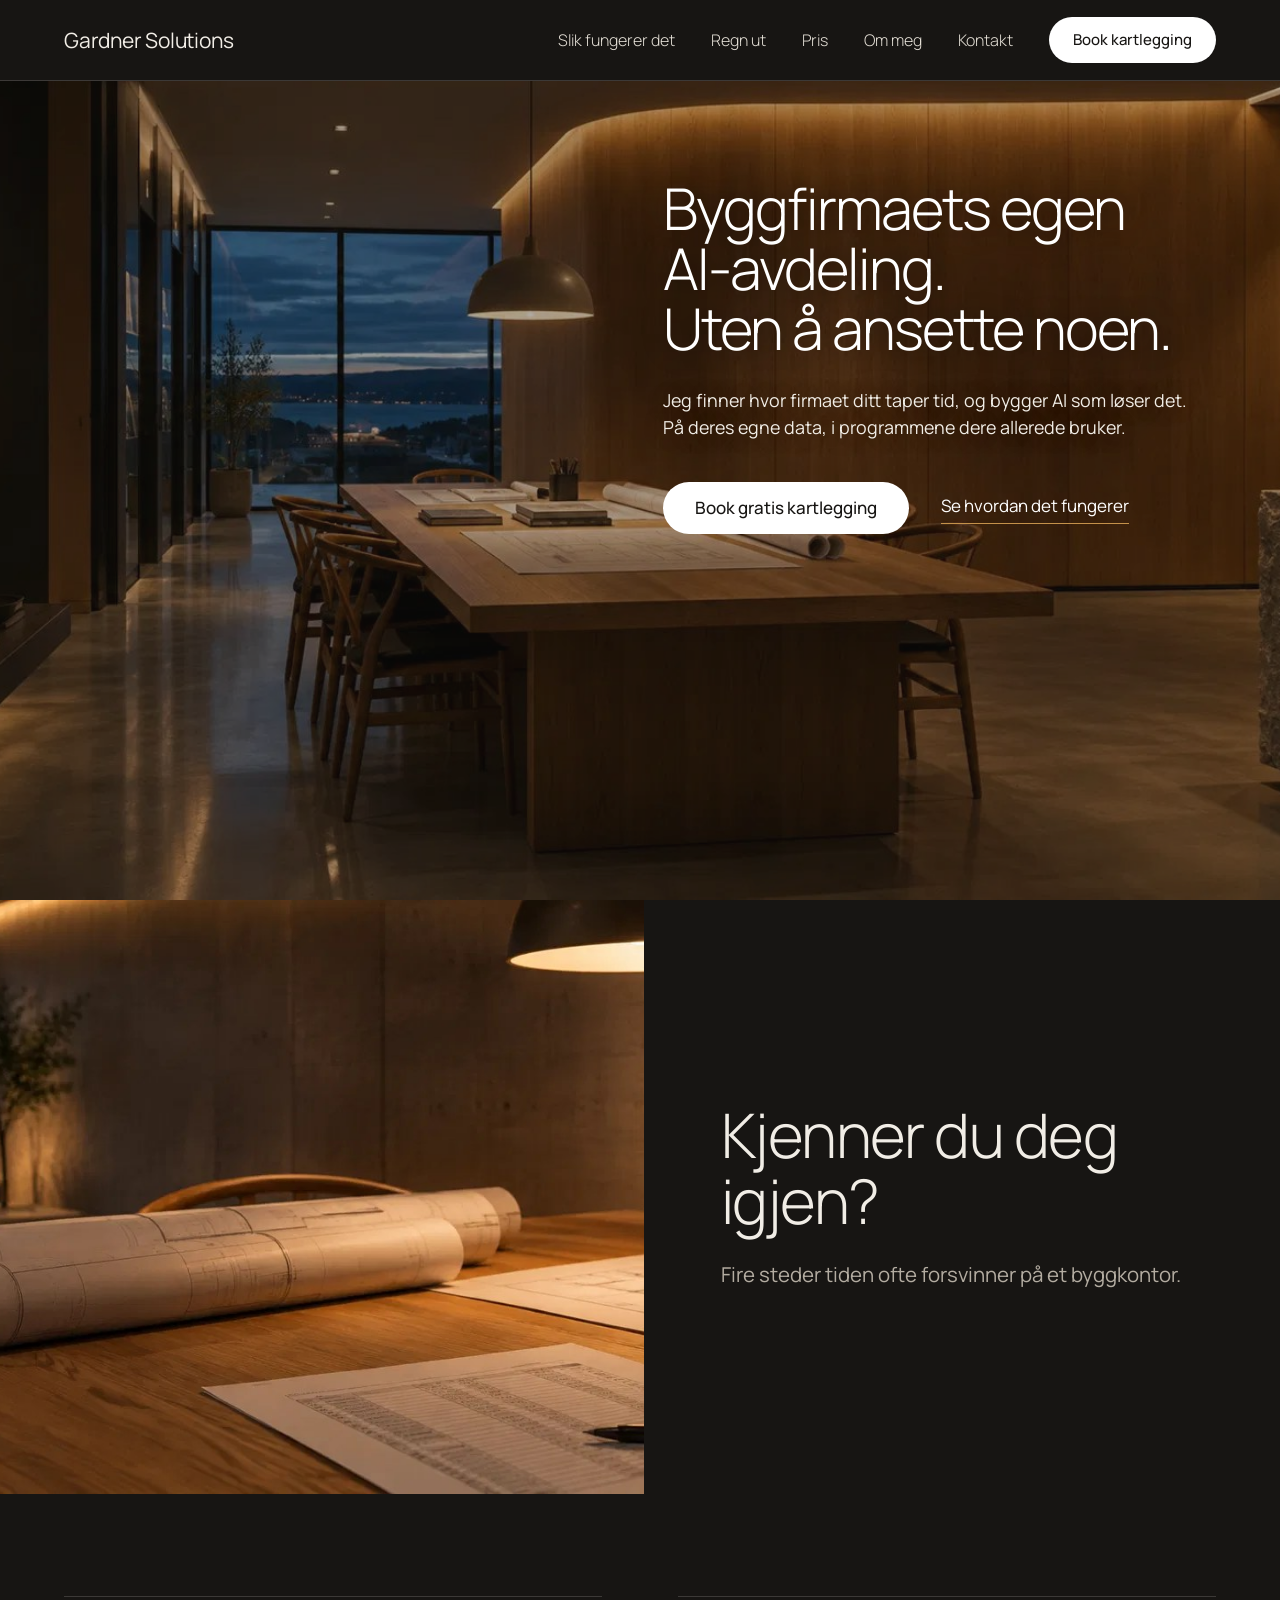
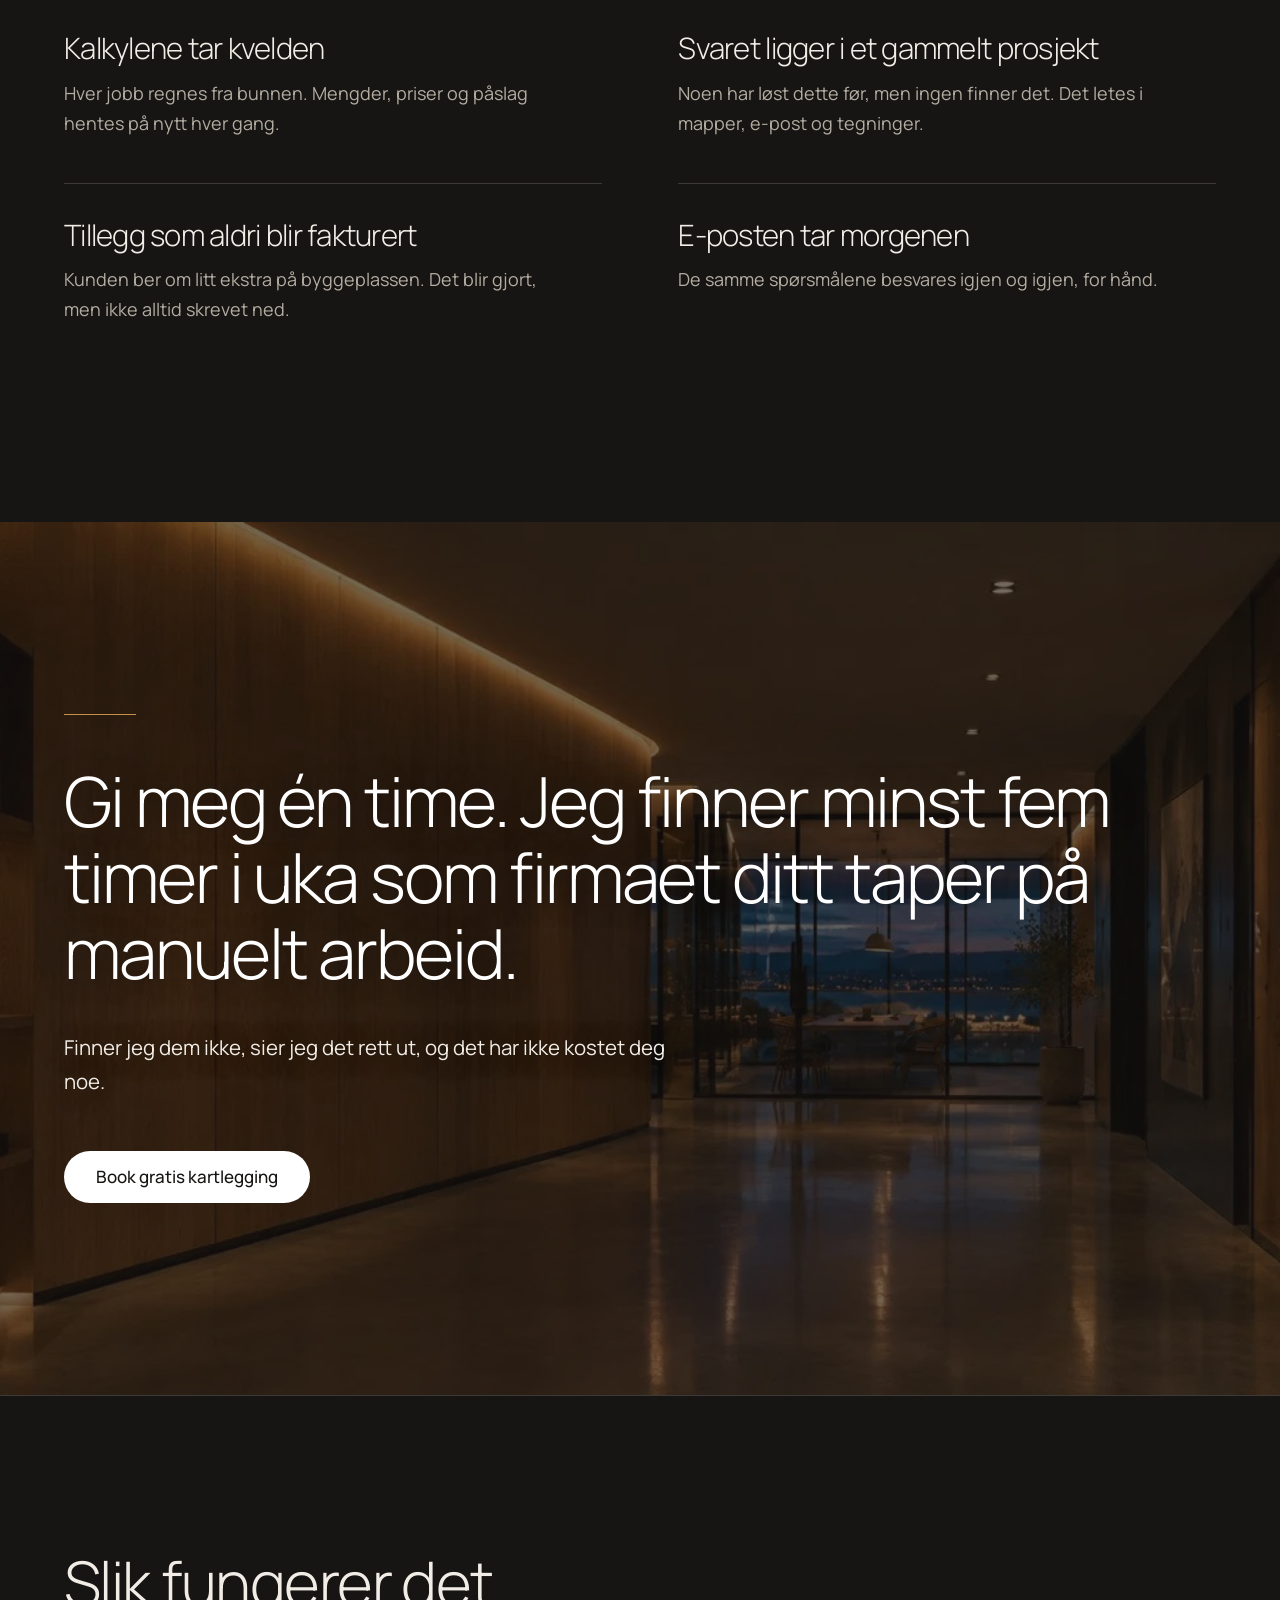
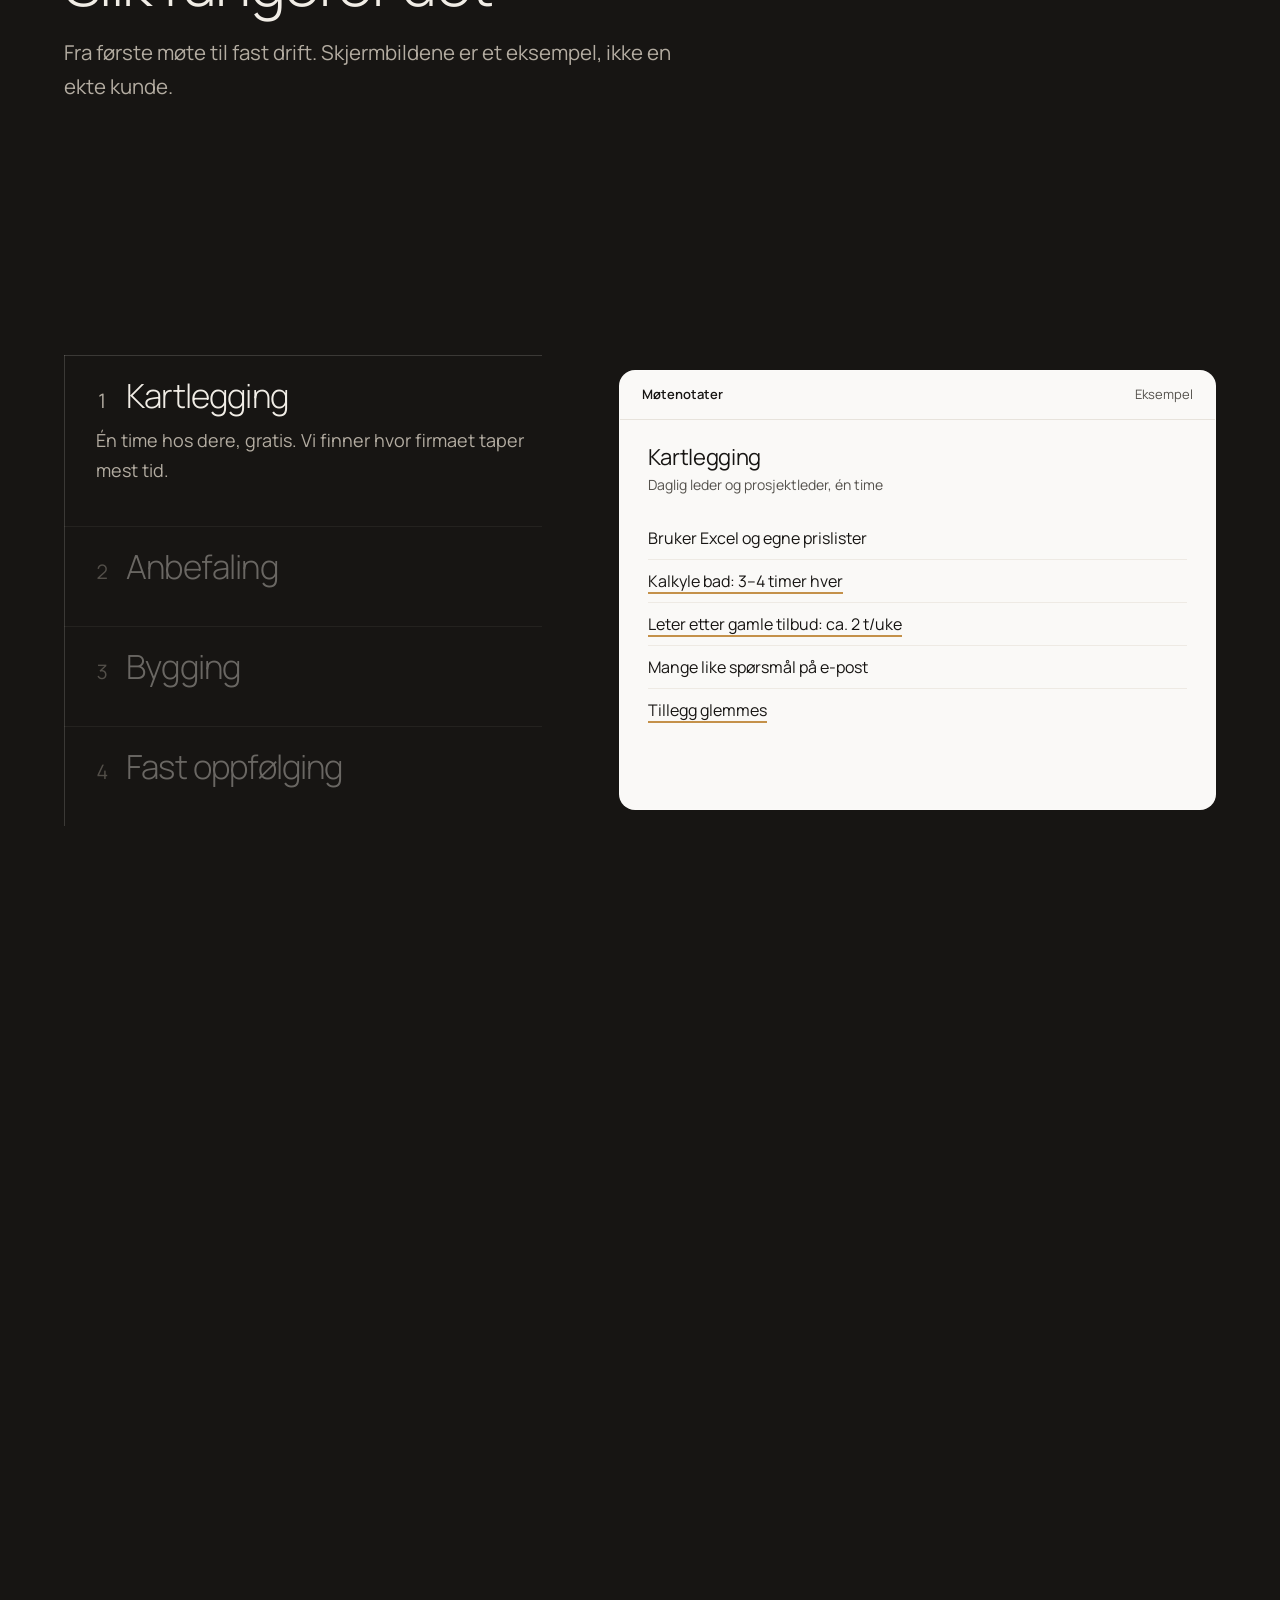
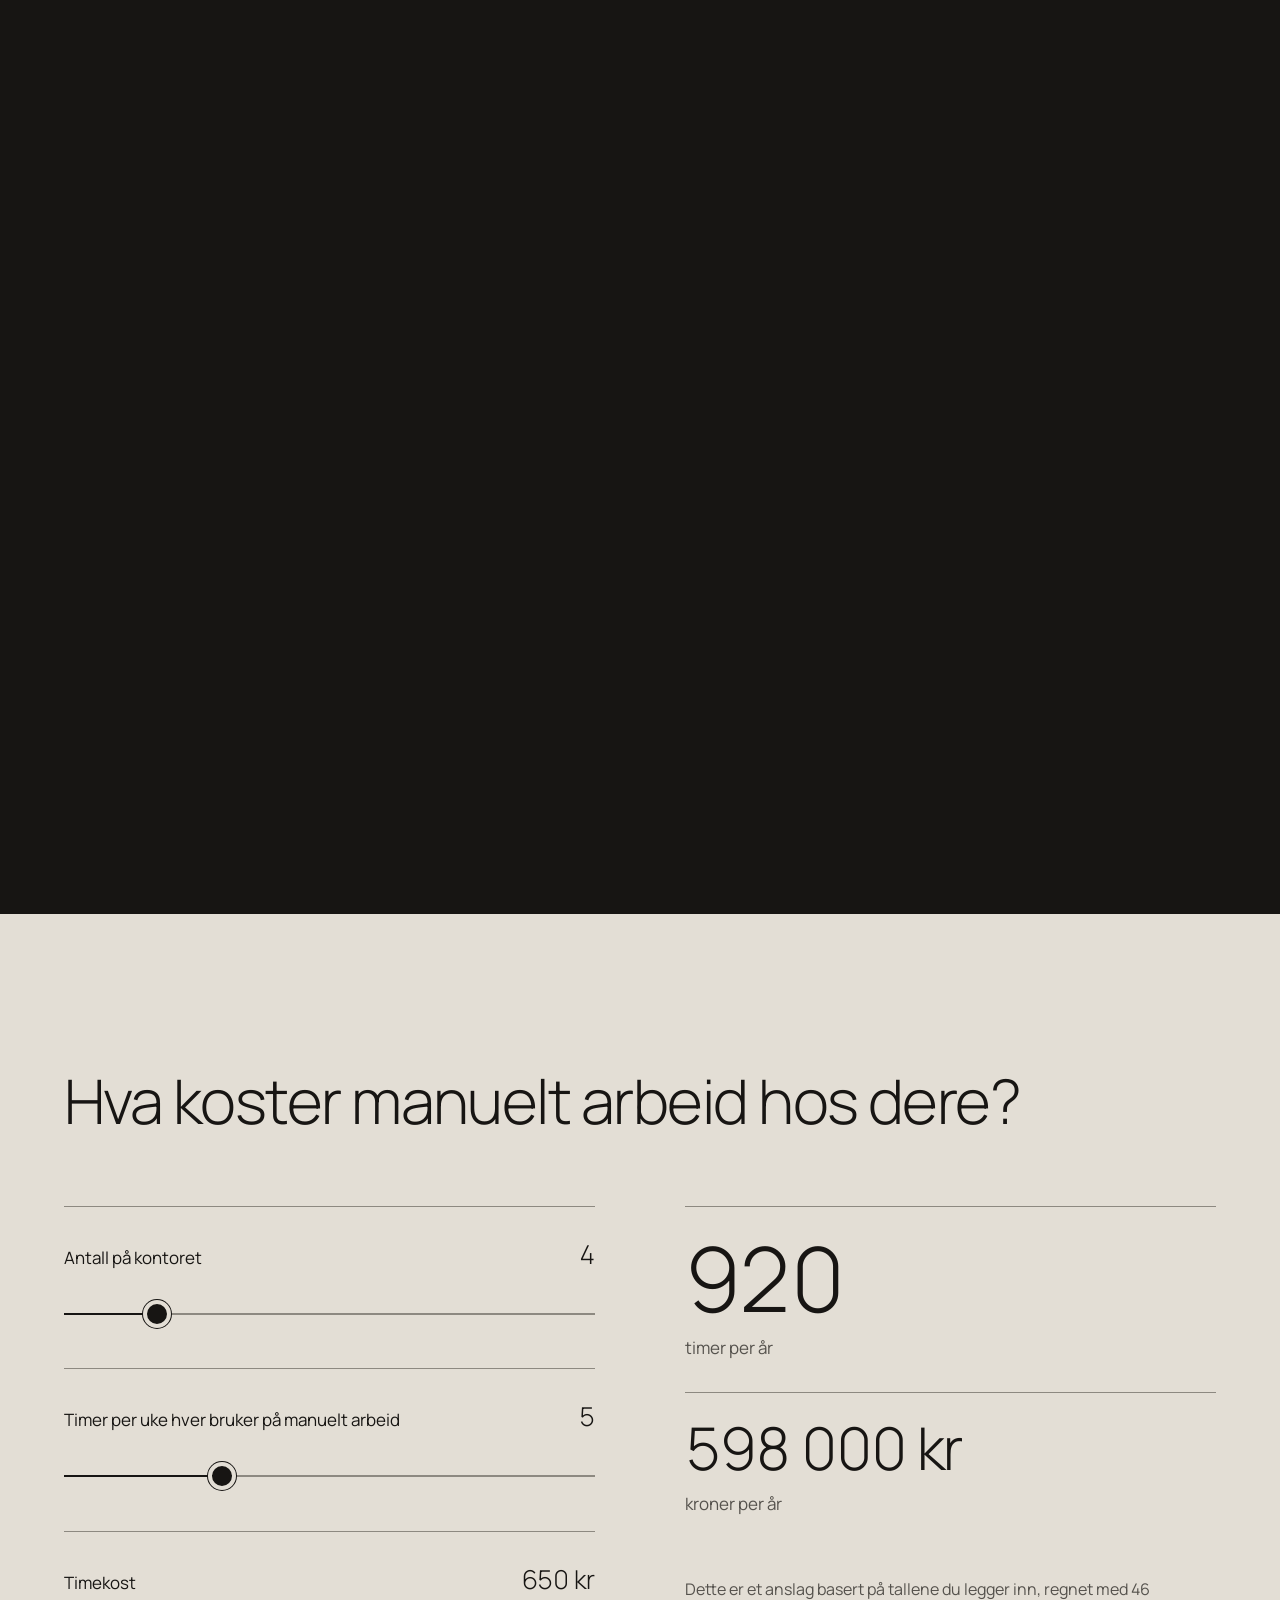
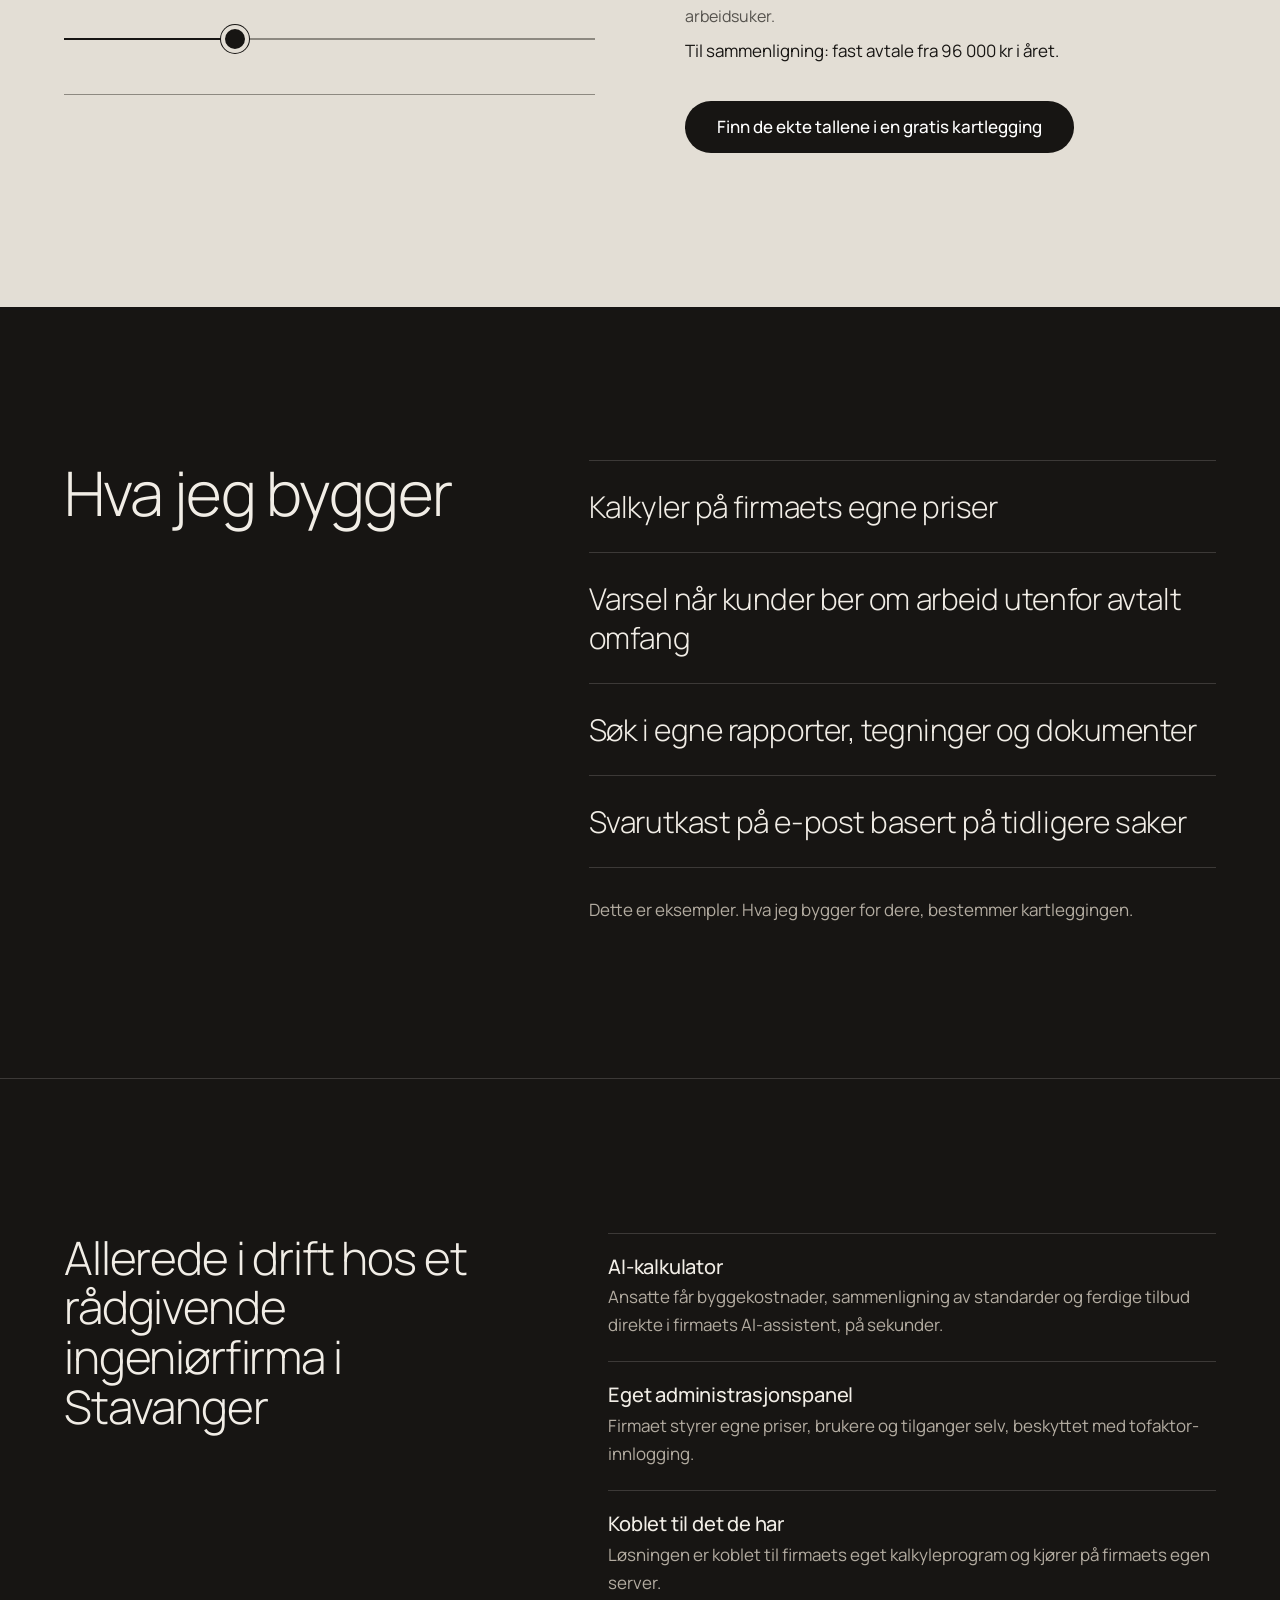
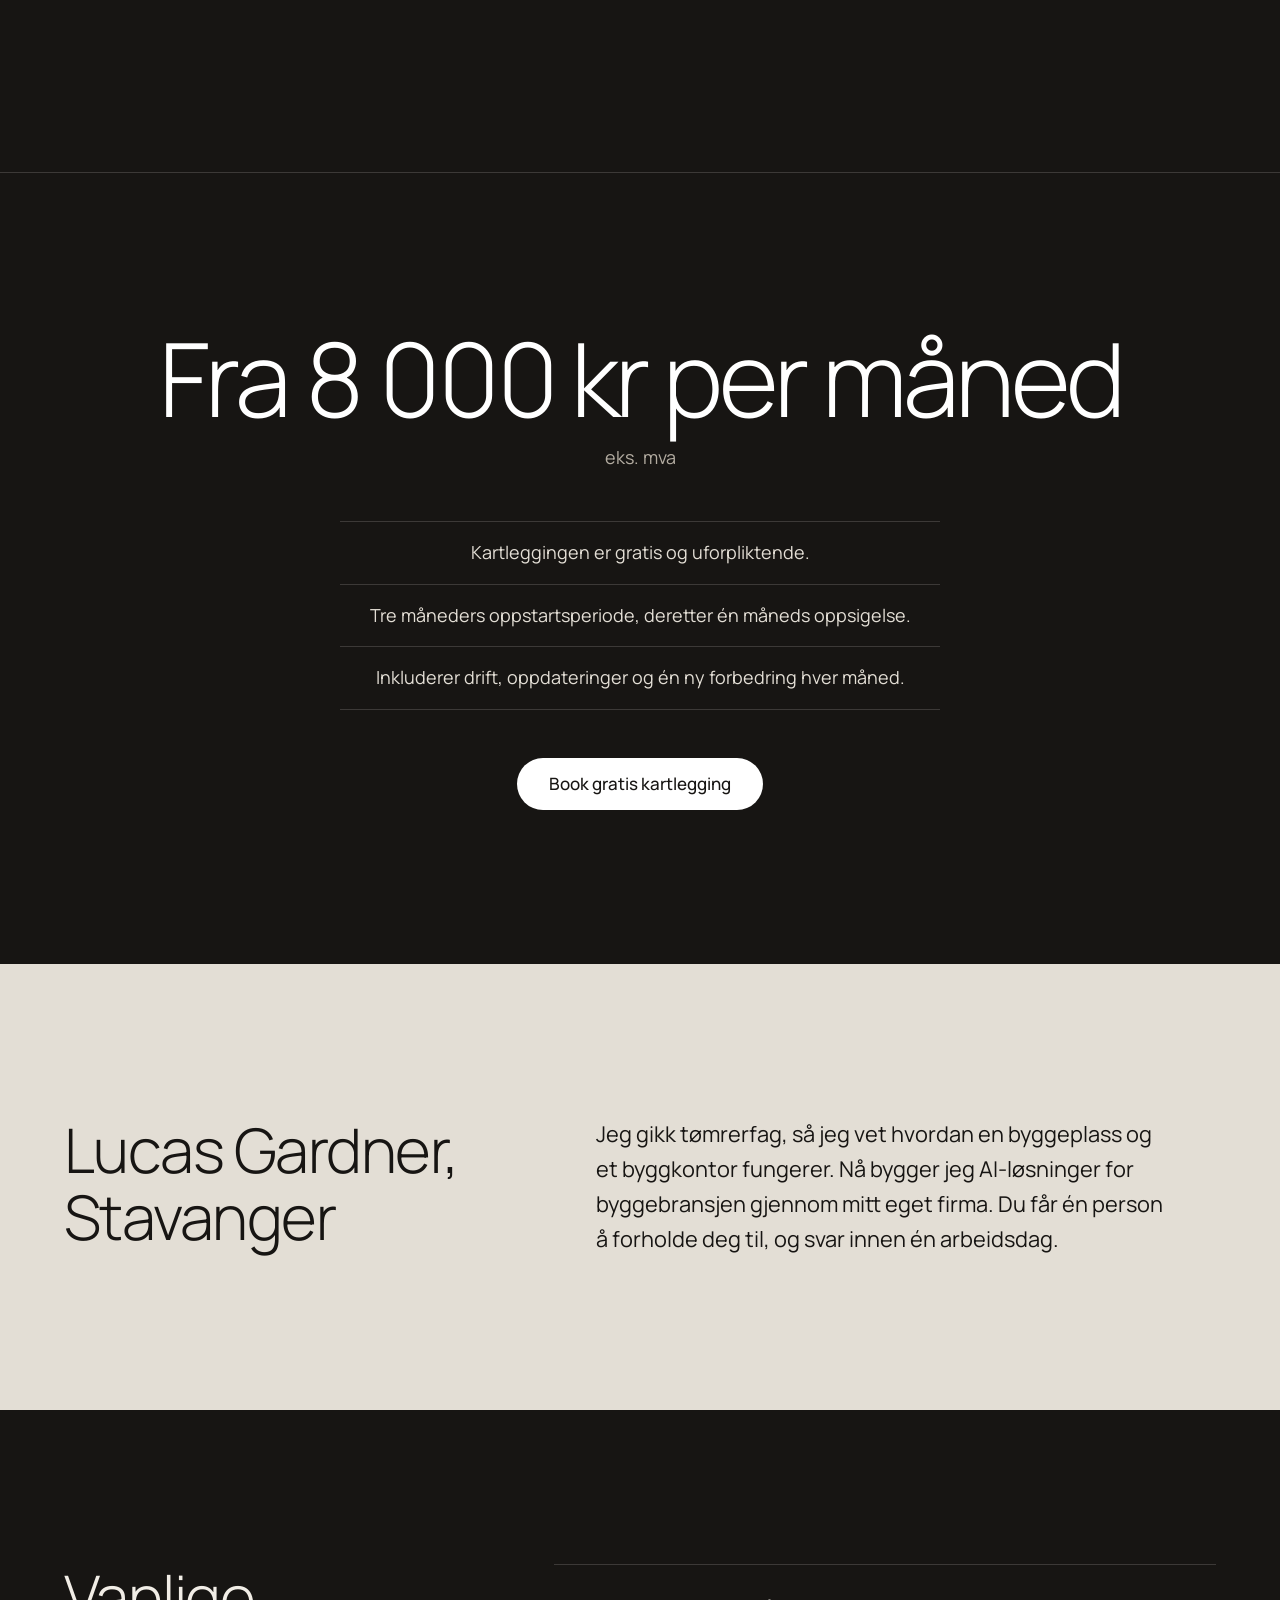
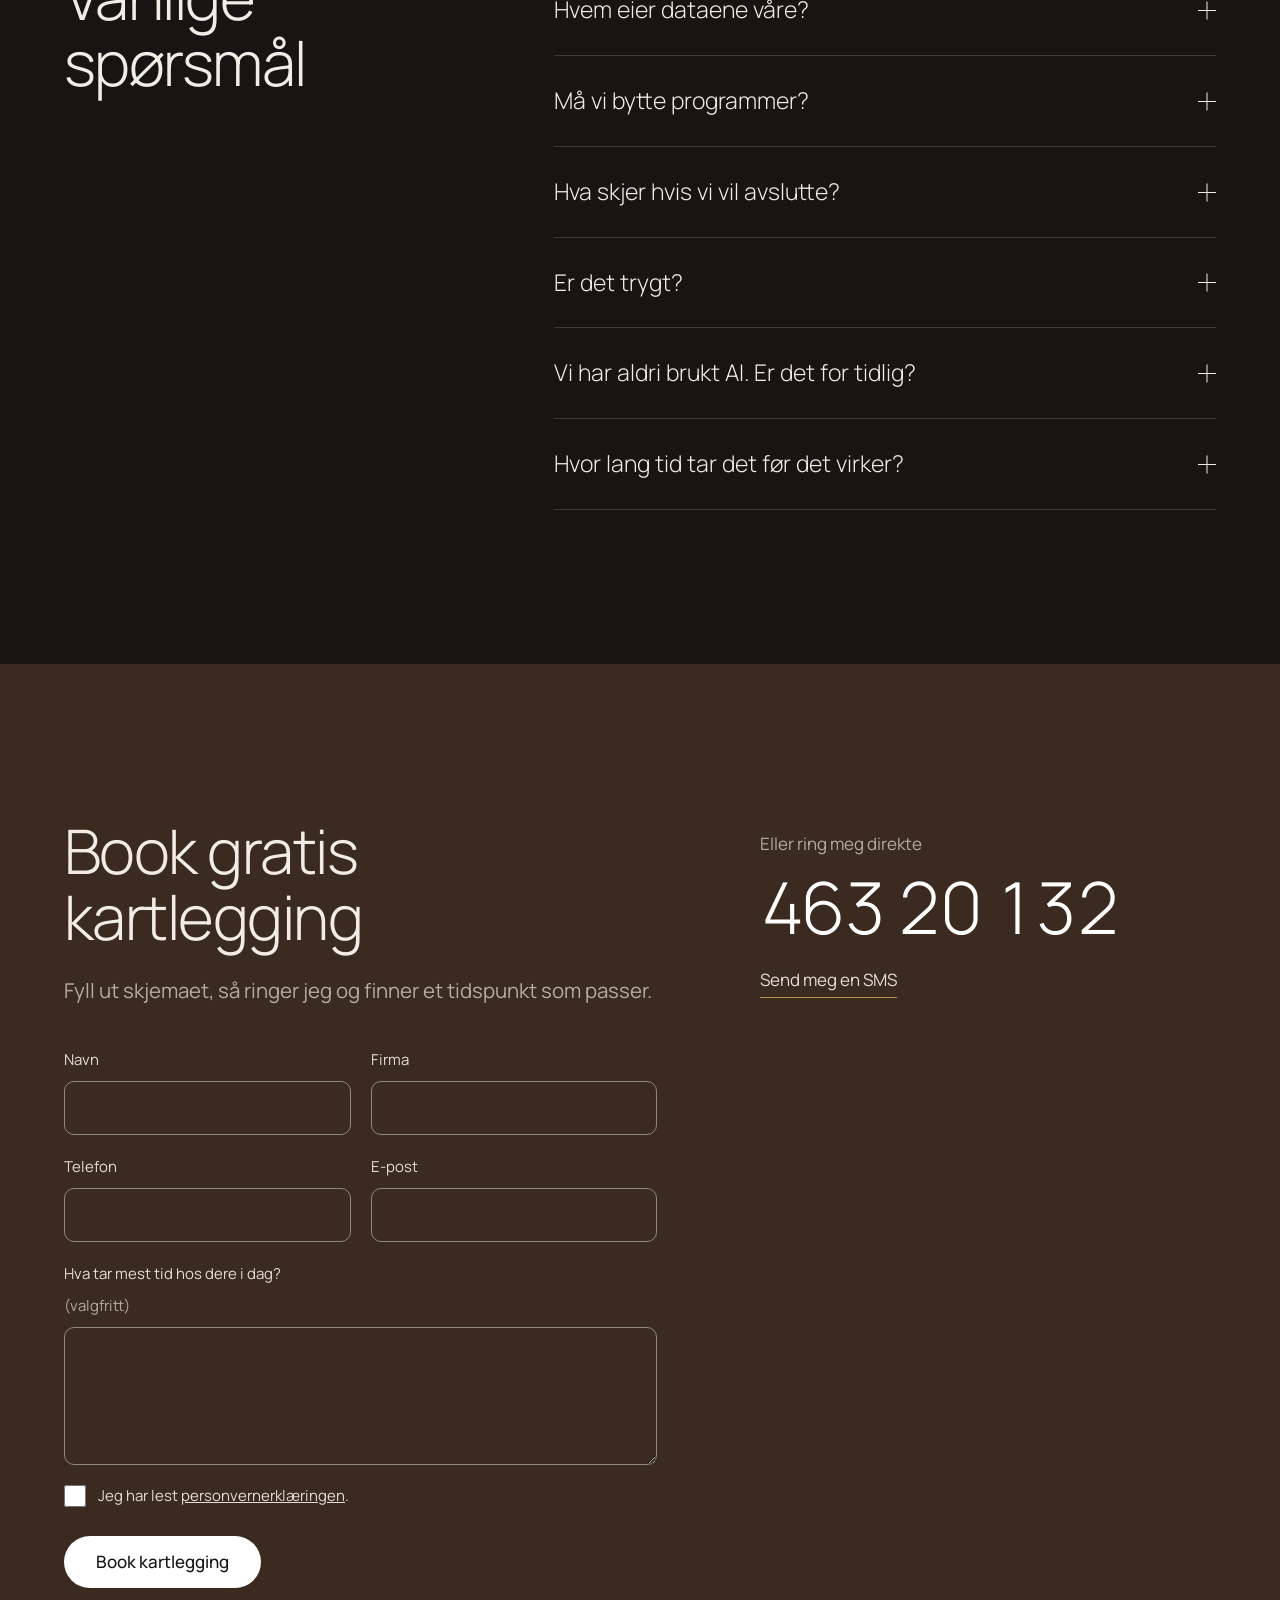
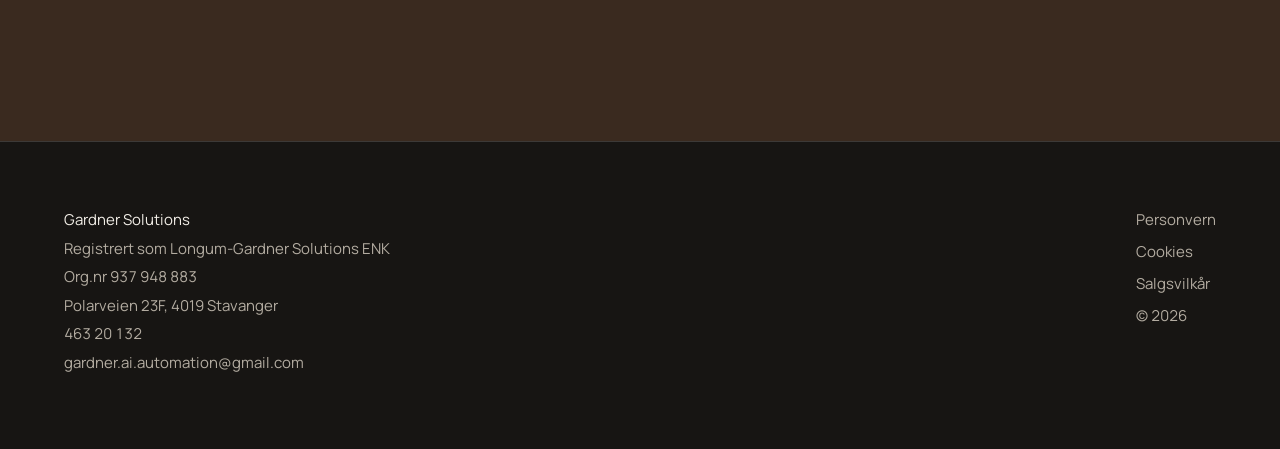
<file: index.html>
<!doctype html>
<html lang="no">
<head>
<meta charset="utf-8">
<meta name="viewport" content="width=device-width, initial-scale=1">
<title>Gardner Solutions – AI for byggebransjen i Stavanger</title>
<meta name="description" content="Jeg finner hvor byggfirmaet ditt taper tid, og bygger AI som løser det. På deres egne data, i programmene dere allerede bruker. Gratis kartlegging.">
<link rel="canonical" href="https://gardnersolutions.no/">
<meta name="theme-color" content="#171513">
<meta property="og:type" content="website">
<meta property="og:locale" content="nb_NO">
<meta property="og:site_name" content="Gardner Solutions">
<meta property="og:title" content="Byggfirmaets egen AI-avdeling. Uten å ansette noen.">
<meta property="og:description" content="Jeg finner hvor byggfirmaet ditt taper tid, og bygger AI som løser det. På deres egne data, i programmene dere allerede bruker. Gratis kartlegging.">
<meta property="og:url" content="https://gardnersolutions.no/">
<meta property="og:image" content="https://gardnersolutions.no/images/og-bilde.jpg">
<meta property="og:image:width" content="1200">
<meta property="og:image:height" content="630">
<meta name="twitter:card" content="summary_large_image">
<link rel="icon" href="favicon.svg" type="image/svg+xml">
<link rel="icon" href="favicon-32.png" sizes="32x32" type="image/png">
<link rel="apple-touch-icon" href="apple-touch-icon.png">
<link rel="preload" href="assets/fonts/manrope.woff2" as="font" type="font/woff2" crossorigin>
<link rel="preload" href="images/hero.jpg" as="image" fetchpriority="high">
<link rel="stylesheet" href="assets/style.css">
<script>document.documentElement.classList.add("js")</script>
</head>
<body>
<a class="hopp" href="#hoved">Hopp til innholdet</a>

<header class="topp">
  <div class="innhold">
    <a class="logo" href="#hoved">Gardner Solutions</a>
    <nav aria-label="Hovedmeny">
      <a href="#slik">Slik fungerer det</a>
      <a href="#regn-ut">Regn ut</a>
      <a href="#pris">Pris</a>
      <a href="#om">Om meg</a>
      <a href="#kontakt">Kontakt</a>
      <a class="knapp" href="#kontakt">Book kartlegging</a>
    </nav>
    <div class="topp-mobil">
      <a class="knapp" href="#kontakt">Book kartlegging</a>
      <button class="meny-knapp" type="button" aria-expanded="false" aria-controls="meny-panel" aria-label="Åpne meny">
        <svg class="ikon-apne" width="22" height="14" viewBox="0 0 22 14" aria-hidden="true"><path d="M0 1h22M0 7h22M0 13h22" stroke="currentColor" stroke-width="1.25"/></svg><svg class="ikon-lukk" width="18" height="18" viewBox="0 0 18 18" aria-hidden="true"><path d="M1 1l16 16M17 1L1 17" stroke="currentColor" stroke-width="1.25"/></svg>
      </button>
    </div>
  </div>
</header>
<div class="meny-panel" id="meny-panel">
  <ul>
    <li><a href="#slik">Slik fungerer det</a></li>
    <li><a href="#regn-ut">Regn ut</a></li>
    <li><a href="#pris">Pris</a></li>
    <li><a href="#om">Om meg</a></li>
    <li><a href="#kontakt">Kontakt</a></li>
  </ul>
  <a class="knapp" href="#kontakt">Book kartlegging</a>
</div>

<main id="hoved">

  <!-- HERO
       BILDE: images/hero.jpg – lunt prosjektrom i byggfirma, kveldslys. Tegninger på langbord i eik,
       trevegg, betonggulv, varmt skjult lys. Ingen personer. 1456 x 819, JPG.
       Teksten står til høyre på PC (over treveggen), så lampen og bordet synes. -->
  <section class="hero" aria-labelledby="hero-tittel">
    <img src="images/hero.jpg" width="1456" height="819" alt="" fetchpriority="high" decoding="async">
    <div class="innhold">
      <div class="hero-tekst">
      <h1 id="hero-tittel"><span class="linje">Byggfirmaets egen <span class="hel">AI-avdeling.</span></span> <span class="linje">Uten å ansette noen.</span></h1>
      <p>Jeg finner hvor firmaet ditt taper tid, og bygger AI som løser det. På deres egne data, i programmene dere allerede bruker.</p>
      <div class="valg">
        <a class="knapp" href="#kontakt">Book gratis kartlegging</a>
        <a class="lenke" href="#slik">Se hvordan det fungerer</a>
      </div>
      </div>
    </div>
  </section>

  <!-- KJENNER DU DEG IGJEN – delt skjerm med images/band-2.jpg (tegninger og kalkyle) -->
  <section class="seksjon igjen" aria-labelledby="igjen-tittel">
    <div class="split">
      <div class="split-bilde">
        <img src="images/band-2.jpg" width="1568" height="672" alt="Tegninger og en kalkyle på et eikebord under en lampe" loading="lazy" decoding="async">
      </div>
      <div class="split-tekst">
        <h2 id="igjen-tittel">Kjenner du deg igjen?</h2>
        <p class="ingress">Fire steder tiden ofte forsvinner på et byggkontor.</p>
      </div>
    </div>
    <div class="innhold">
      <div class="situasjoner">
        <div>
          <h3>Kalkylene tar kvelden</h3>
          <p>Hver jobb regnes fra bunnen. Mengder, priser og påslag hentes på nytt hver gang.</p>
        </div>
        <div>
          <h3>Svaret ligger i et gammelt prosjekt</h3>
          <p>Noen har løst dette før, men ingen finner det. Det letes i mapper, e-post og tegninger.</p>
        </div>
        <div>
          <h3>Tillegg som aldri blir fakturert</h3>
          <p>Kunden ber om litt ekstra på byggeplassen. Det blir gjort, men ikke alltid skrevet ned.</p>
        </div>
        <div>
          <h3>E-posten tar morgenen</h3>
          <p>De samme spørsmålene besvares igjen og igjen, for hånd.</p>
        </div>
      </div>
    </div>
  </section>

  <!-- GARANTIEN – over images/band-1.jpg (korridor i kveldslys) -->
  <section class="seksjon garanti foto" aria-label="Garantien">
    <img src="images/band-1.jpg" width="1568" height="672" alt="" loading="lazy" decoding="async">
    <div class="innhold">
      <div class="strek" aria-hidden="true"></div>
      <blockquote>
        <p class="stor">Gi meg én time. Jeg finner minst fem timer i uka som firmaet ditt taper på manuelt arbeid.</p>
        <p class="liten">Finner jeg dem ikke, sier jeg det rett ut, og det har ikke kostet deg noe.</p>
      </blockquote>
      <a class="knapp" href="#kontakt">Book gratis kartlegging</a>
    </div>
  </section>

  <!-- SLIK FUNGERER DET: scroll-historien. Alt innhold i skjermbildene er et eksempel, ingen ekte kunde. -->
  <section class="seksjon skille" id="slik" aria-labelledby="slik-tittel">
    <div class="innhold">
      <div class="historie-topp">
        <div>
          <h2 id="slik-tittel">Slik fungerer det</h2>
          <p class="ingress">Fra første møte til fast drift. Skjermbildene er et eksempel, ikke en ekte kunde.</p>
        </div>
      </div>

      <div class="historie-spor">
        <div class="historie-fest">
          <div class="fremdrift-spor" aria-hidden="true"><div class="fremdrift"></div></div>

          <article class="steg">
            <div class="steg-tekst">
              <h3><span class="nr num">1</span>Kartlegging</h3>
              <p>Én time hos dere, gratis. Vi finner hvor firmaet taper mest tid.</p>
            </div>
            <div class="skjerm">
              <div class="vindu" role="img" aria-label="Eksempel: møtenotater fra kartleggingen der tre funn blir understreket: kalkyle bad 3–4 timer hver, leter etter gamle tilbud ca. 2 timer i uka, og tillegg glemmes.">
                <div class="vindu-topp" aria-hidden="true"><strong>Møtenotater</strong><span>Eksempel</span></div>
                <div class="vindu-innhold" aria-hidden="true">
                  <h4>Kartlegging</h4>
                  <p class="under">Daglig leder og prosjektleder, én time</p>
                  <ul class="notater">
                    <li>Bruker Excel og egne prislister</li>
                    <li><span class="marker m1">Kalkyle bad: 3–4 timer hver</span></li>
                    <li><span class="marker m2">Leter etter gamle tilbud: ca. 2 t/uke</span></li>
                    <li>Mange like spørsmål på e-post</li>
                    <li><span class="marker m3">Tillegg glemmes</span></li>
                  </ul>
                </div>
              </div>
            </div>
          </article>

          <article class="steg">
            <div class="steg-tekst">
              <h3><span class="nr num">2</span>Anbefaling</h3>
              <p>Innen to dager får dere en konkret anbefaling med pris. Dere godkjenner før noe bygges.</p>
            </div>
            <div class="skjerm">
              <div class="vindu" role="img" aria-label="Eksempel: anbefalingen med tre forslag. Kalkyle på egne priser er markert som størst effekt.">
                <div class="vindu-topp" aria-hidden="true"><strong>Anbefaling</strong><span>Eksempel</span></div>
                <div class="vindu-innhold" aria-hidden="true">
                  <h4>Dette foreslår jeg</h4>
                  <p class="under">Basert på kartleggingen</p>
                  <ul class="funn">
                    <li class="forst"><span>Kalkyle på egne priser<small>Bad og våtrom først</small></span><span class="merke">Størst effekt</span></li>
                    <li><span>Søk i gamle tilbud<small>Alle prosjekter fra 2020</small></span></li>
                    <li><span>Varsel ved tillegg<small>Når kunden ber om noe ekstra</small></span></li>
                  </ul>
                  <div class="godkjenn"><span>Pris og plan følger med</span><span>Godkjenn</span></div>
                </div>
              </div>
            </div>
          </article>

          <article class="steg">
            <div class="steg-tekst">
              <h3><span class="nr num">3</span>Bygging</h3>
              <p>Løsningen bygges på deres egne data, i verktøyene dere bruker fra før.</p>
            </div>
            <div class="skjerm">
              <div class="vindu" role="img" aria-label="Eksempel: en prosjektleder spør hva badet i Hillevåg kostet per kvadratmeter i fjor, og får svar med beløp og henvisning til prosjektmappen.">
                <div class="vindu-topp" aria-hidden="true"><strong>Firmaets AI-assistent</strong><span>Eksempel</span></div>
                <div class="vindu-innhold chat" aria-hidden="true">
                  <p class="boble meg">Hva kostet badet vi gjorde i Hillevåg i fjor, per kvm?</p>
                  <p class="boble svar" data-skriv><span class="svar-tekst">Badet i Hillevåg kom på 27 800 kr per kvm eks. mva. Det var 6,4 kvm, ca. 178 000 kr totalt.</span><span class="kilde">Fra prosjektmappen: Prosjekter / 2025 / Hillevåg bad / Sluttkalkyle</span></p>
                  <p class="chat-felt">Spør om et prosjekt</p>
                </div>
              </div>
            </div>
          </article>

          <article class="steg">
            <div class="steg-tekst">
              <h3><span class="nr num">4</span>Fast oppfølging</h3>
              <p>Drift, oppdateringer og én ny forbedring hver måned.</p>
            </div>
            <div class="skjerm">
              <div class="vindu" role="img" aria-label="Eksempel: månedslogg. Oktober: nye priser fra leverandør lagt inn. November: varsel ved tillegg på byggeplass. Desember: søk i tegninger lagt til.">
                <div class="vindu-topp" aria-hidden="true"><strong>Månedslogg</strong><span>Eksempel</span></div>
                <div class="vindu-innhold" aria-hidden="true">
                  <h4>Forbedringer</h4>
                  <p class="under">Én ny hver måned</p>
                  <ul class="logg">
                    <li><span>Oktober</span><span>Nye priser fra leverandør lagt inn</span></li>
                    <li><span>November</span><span>Varsel ved tillegg på byggeplass</span></li>
                    <li><span>Desember</span><span>Søk i tegninger lagt til</span></li>
                  </ul>
                  <p class="drift">Drift og oppdateringer går hele tiden</p>
                </div>
              </div>
            </div>
          </article>
        </div>
      </div>
    </div>
  </section>

  <!-- REGN UT -->
  <section class="seksjon lys" id="regn-ut" aria-labelledby="regn-tittel">
    <div class="innhold">
      <h2 id="regn-tittel">Hva koster manuelt arbeid hos dere?</h2>
      <form class="kalk" id="kalkulator" onsubmit="return false">
        <div>
          <div class="glider">
            <label for="k-folk"><span>Antall på kontoret</span><output id="v-folk" for="k-folk" class="num">4</output></label>
            <input type="range" id="k-folk" min="1" max="20" step="1" value="4">
          </div>
          <div class="glider">
            <label for="k-timer"><span>Timer per uke hver bruker på manuelt arbeid</span><output id="v-timer" for="k-timer" class="num">5</output></label>
            <input type="range" id="k-timer" min="1" max="15" step="1" value="5">
          </div>
          <div class="glider">
            <label for="k-kost"><span>Timekost</span><output id="v-kost" for="k-kost" class="num">650 kr</output></label>
            <input type="range" id="k-kost" min="400" max="1200" step="25" value="650">
          </div>
        </div>
        <div class="resultat">
          <div class="tall-boks" aria-live="polite">
            <div>
              <span class="tall num" id="r-timer">920</span>
              <span class="hva">timer per år</span>
            </div>
            <div>
              <span class="tall num" id="r-kroner">598 000 kr</span>
              <span class="hva">kroner per år</span>
            </div>
          </div>
          <div class="kalk-bunn">
            <p class="merk">Dette er et anslag basert på tallene du legger inn, regnet med 46 arbeidsuker.</p>
            <p class="sammenlign">Til sammenligning: fast avtale fra 96 000 kr i året.</p>
            <a class="knapp" href="#kontakt">Finn de ekte tallene i en gratis kartlegging</a>
          </div>
        </div>
      </form>
    </div>
  </section>

  <!-- HVA JEG BYGGER -->
  <section class="seksjon" aria-labelledby="bygger-tittel">
    <div class="innhold bygger">
      <h2 id="bygger-tittel">Hva jeg bygger</h2>
      <div>
        <ul>
          <li>Kalkyler på firmaets egne priser</li>
          <li>Varsel når kunder ber om arbeid utenfor avtalt omfang</li>
          <li>Søk i egne rapporter, tegninger og dokumenter</li>
          <li>Svarutkast på e-post basert på tidligere saker</li>
        </ul>
        <p class="merk">Dette er eksempler. Hva jeg bygger for dere, bestemmer kartleggingen.</p>
      </div>
    </div>
  </section>

  <!-- REFERANSE -->
  <!-- Firmanavn settes inn når tillatelse er gitt -->
  <section class="seksjon skille" aria-labelledby="referanse-tittel">
    <div class="innhold referanse uten-bilde">
      <!-- BILDET ER SKJULT til det finnes et ekte skjermbilde av kalkulatoren.
           Slik skrur du det på igjen:
           1. Legg skjermbildet i images/referanse.jpg (1500 x 1200, JPG under 250 kB).
           2. Fjern "uten-bilde" fra class på linjen over (så det står class="innhold referanse").
           3. Fjern kommentartegnene rundt de tre linjene under, så de blir vanlig kode.

      <div class="ramme">
        <img src="images/referanse.jpg" width="1500" height="1200" alt="Skjermbilde av AI-kalkulatoren" loading="lazy" decoding="async">
      </div>
      -->
      <div class="ref-tekst">
        <h2 id="referanse-tittel">Allerede i drift hos et rådgivende ingeniørfirma i Stavanger</h2>
        <div class="punkter">
          <div>
            <h3>AI-kalkulator</h3>
            <p>Ansatte får byggekostnader, sammenligning av standarder og ferdige tilbud direkte i firmaets AI-assistent, på sekunder.</p>
          </div>
          <div>
            <h3>Eget administrasjonspanel</h3>
            <p>Firmaet styrer egne priser, brukere og tilganger selv, beskyttet med tofaktor-innlogging.</p>
          </div>
          <div>
            <h3>Koblet til det de har</h3>
            <p>Løsningen er koblet til firmaets eget kalkyleprogram og kjører på firmaets egen server.</p>
          </div>
        </div>
      </div>
    </div>
  </section>

  <!-- PRIS -->
  <section class="seksjon skille pris" id="pris" aria-labelledby="pris-tittel">
    <div class="innhold">
      <h2 id="pris-tittel" class="belop num">Fra 8 000 kr per måned</h2>
      <p class="mva">eks. mva</p>
      <ul>
        <li>Kartleggingen er gratis og uforpliktende.</li>
        <li>Tre måneders oppstartsperiode, deretter én måneds oppsigelse.</li>
        <li>Inkluderer drift, oppdateringer og én ny forbedring hver måned.</li>
      </ul>
      <a class="knapp" href="#kontakt">Book gratis kartlegging</a>
    </div>
  </section>

  <!-- OM MEG -->
  <section class="seksjon lys" id="om" aria-labelledby="om-tittel">
    <div class="innhold om uten-bilde">
      <!-- PORTRETTET ER SKJULT til det finnes et ekte bilde av Lucas.
           Slik skrur du det på igjen:
           1. Legg bildet i images/portrett.jpg (960 x 1200, JPG under 200 kB, halvfigur, naturlig lys, trevegg bak).
           2. Fjern "uten-bilde" fra class på linjen over (så det står class="innhold om").
           3. Fjern kommentartegnene rundt de tre linjene under, så de blir vanlig kode.

      <div class="ramme">
        <img src="images/portrett.jpg" width="960" height="1200" alt="Lucas Gardner" loading="lazy" decoding="async">
      </div>
      -->
      <div class="tekst">
        <h2 id="om-tittel">Lucas Gardner, Stavanger</h2>
        <p>Jeg gikk tømrerfag, så jeg vet hvordan en byggeplass og et byggkontor fungerer. Nå bygger jeg AI-løsninger for byggebransjen gjennom mitt eget firma. Du får én person å forholde deg til, og svar innen én arbeidsdag.</p>
      </div>
    </div>
  </section>

  <!-- VANLIGE SPØRSMÅL -->
  <section class="seksjon" aria-labelledby="sporsmal-tittel">
    <div class="innhold sporsmal">
      <h2 id="sporsmal-tittel">Vanlige spørsmål</h2>
      <div class="sporsmal-liste">
        <details>
          <summary>Hvem eier dataene våre?<span class="tegn" aria-hidden="true"></span></summary>
          <p>Dere. Jeg bruker dem bare til å levere tjenesten, og de slettes når avtalen avsluttes.</p>
        </details>
        <details>
          <summary>Må vi bytte programmer?<span class="tegn" aria-hidden="true"></span></summary>
          <p>Nei. Jeg bygger på det dere bruker i dag.</p>
        </details>
        <details>
          <summary>Hva skjer hvis vi vil avslutte?<span class="tegn" aria-hidden="true"></span></summary>
          <p>Én måneds oppsigelse etter oppstartsperioden. Dere får med dere dataene deres.</p>
        </details>
        <details>
          <summary>Er det trygt?<span class="tegn" aria-hidden="true"></span></summary>
          <p>Tofaktor-innlogging, kryptert forbindelse og databehandleravtale før oppstart.</p>
        </details>
        <details>
          <summary>Vi har aldri brukt AI. Er det for tidlig?<span class="tegn" aria-hidden="true"></span></summary>
          <p>Nei. De som ikke har startet, har mest å hente.</p>
        </details>
        <details>
          <summary>Hvor lang tid tar det før det virker?<span class="tegn" aria-hidden="true"></span></summary>
          <p>Det kommer an på hva vi bygger. I anbefalingen dere får etter kartleggingen står det når den første løsningen er i drift.</p>
        </details>
      </div>
    </div>
  </section>

  <!-- KONTAKT -->
  <section class="seksjon tre" id="kontakt" aria-labelledby="kontakt-tittel">
    <div class="innhold kontakt">
      <div>
        <h2 id="kontakt-tittel">Book gratis kartlegging</h2>
        <p class="ingress">Fyll ut skjemaet, så ringer jeg og finner et tidspunkt som passer.</p>

        <!-- ============================================================
             FORMSPREE: skjemaet «Kartlegging» på formspree.io (ID meaakdpn).
             Forespørsler sendes til gardner.ai.automation@gmail.com.
             ============================================================ -->
        <form class="skjema" id="kartlegging-skjema" action="https://formspree.io/f/meaakdpn" method="POST">
          <input type="hidden" name="_subject" value="Ny forespørsel om kartlegging – gardnersolutions.no">
          <div class="skjult-felt" aria-hidden="true">
            <label>Ikke fyll ut dette feltet <input type="text" name="_gotcha" tabindex="-1" autocomplete="off"></label>
          </div>
          <div class="felt-rad">
            <label class="felt">Navn<input type="text" name="navn" autocomplete="name" required></label>
            <label class="felt">Firma<input type="text" name="firma" autocomplete="organization" required></label>
          </div>
          <div class="felt-rad">
            <label class="felt">Telefon<input type="tel" name="telefon" autocomplete="tel" inputmode="tel" required></label>
            <label class="felt">E-post<input type="email" name="email" autocomplete="email" required></label>
          </div>
          <label class="felt">Hva tar mest tid hos dere i dag? <span class="valgfri">(valgfritt)</span>
            <textarea name="hva_tar_tid" rows="4"></textarea>
          </label>
          <label class="avkryss">
            <input type="checkbox" name="personvern" value="lest" required>
            <span>Jeg har lest <a href="personvern.html">personvernerklæringen</a>.</span>
          </label>
          <p class="feil" id="skjema-feil" role="alert" hidden></p>
          <button class="knapp" type="submit">Book kartlegging</button>
        </form>

        <div class="takk" id="skjema-takk" tabindex="-1" role="status" hidden>
          <p>Takk. Jeg ringer deg innen én arbeidsdag.</p>
          <p>Haster det, ring meg på <a href="tel:+4746320132" class="num">463 20 132</a>.</p>
        </div>
      </div>

      <div class="ring">
        <p>Eller ring meg direkte</p>
        <a class="tlf num" href="tel:+4746320132">463 20 132</a>
        <a class="lenke sms" href="sms:+4746320132">Send meg en SMS</a>
      </div>
    </div>
  </section>

</main>

<footer class="bunn">
  <div class="innhold">
    <address style="font-style: normal">
      <span class="firma">Gardner Solutions</span><br>
      Registrert som Longum-Gardner Solutions ENK<br>
      <span class="num">Org.nr 937 948 883</span><br>
      Polarveien 23F, 4019 Stavanger<br>
      <a href="tel:+4746320132" class="num">463 20 132</a><br>
      <a href="mailto:gardner.ai.automation@gmail.com">gardner.ai.automation@gmail.com</a>
    </address>
    <nav aria-label="Juridisk">
      <ul>
        <li><a href="personvern.html">Personvern</a></li>
        <li><a href="cookies.html">Cookies</a></li>
        <li><a href="salgsvilkar.html">Salgsvilkår</a></li>
        <li class="num">© 2026</li>
      </ul>
    </nav>
  </div>
</footer>

<script src="assets/main.js" defer></script>
</body>
</html>
</file>
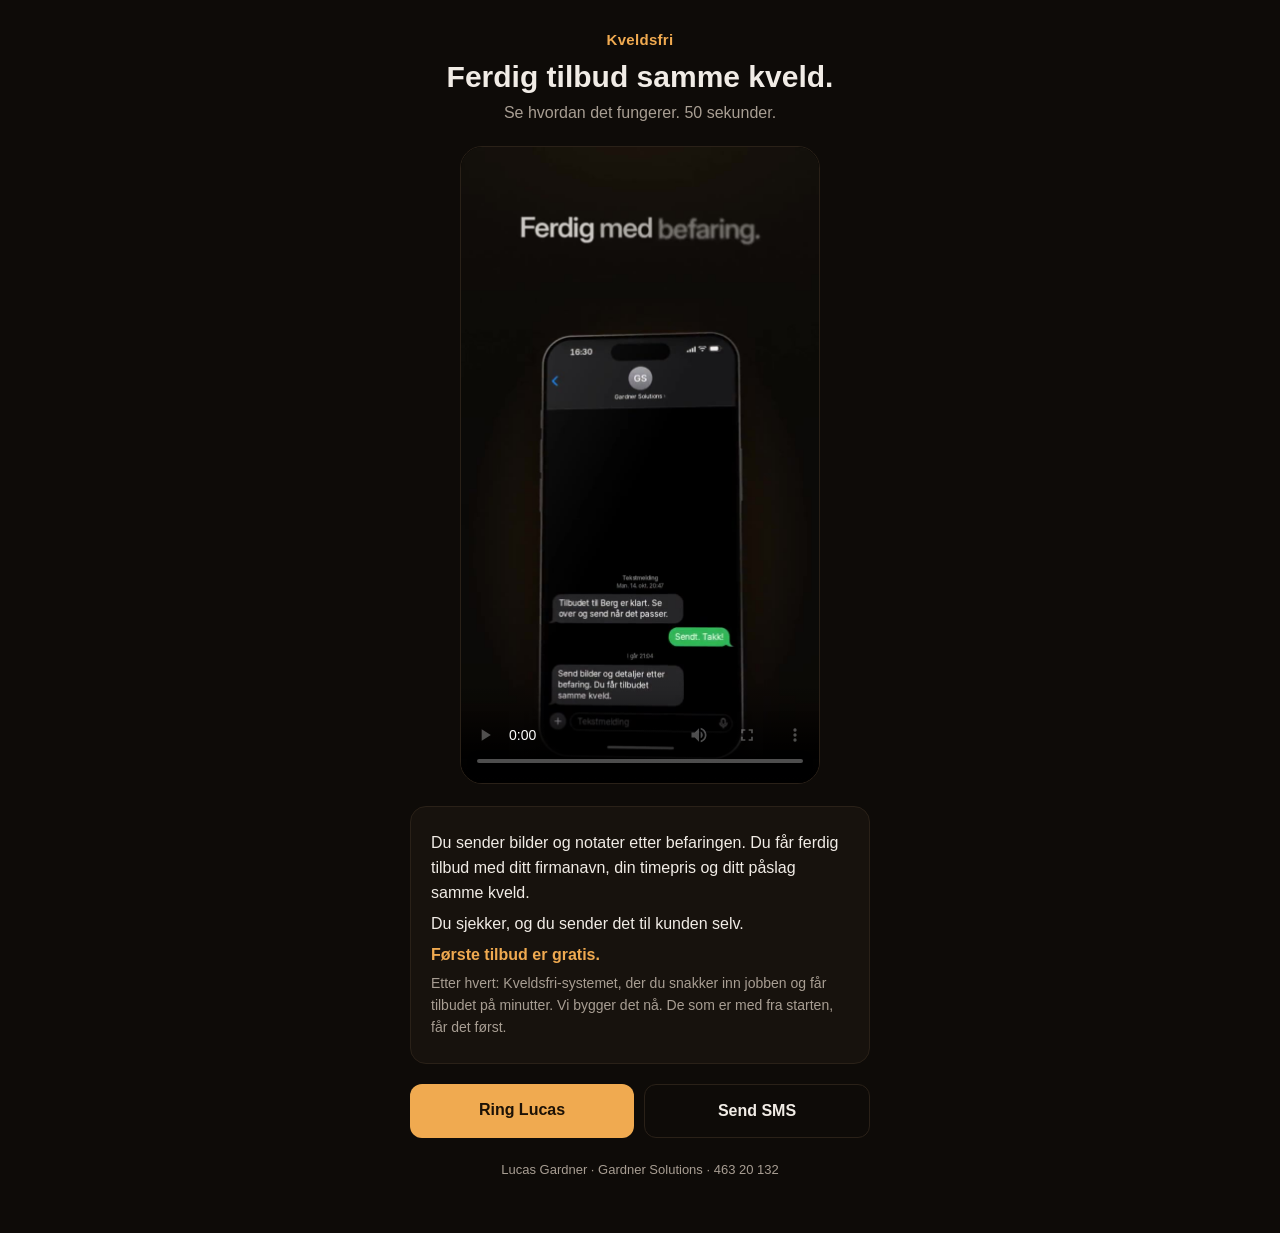
<file: kveldsfri/index.html>
<!DOCTYPE html>
<html lang="no">
<head>
<meta charset="UTF-8">
<meta name="viewport" content="width=device-width, initial-scale=1, viewport-fit=cover">
<title>Kveldsfri – ferdig tilbud samme kveld</title>
<meta name="description" content="Send bilder og notater etter befaringen, og få ferdig tilbud med ditt firmanavn og dine priser samme kveld. Første tilbud er gratis.">
<meta property="og:type" content="website">
<meta property="og:title" content="Kveldsfri – ferdig tilbud samme kveld">
<meta property="og:description" content="Se hvordan det fungerer på 50 sekunder. Første tilbud er gratis.">
<meta property="og:image" content="https://gardnersolutions.no/kveldsfri/og.jpg">
<meta property="og:image:width" content="1200">
<meta property="og:image:height" content="630">
<meta property="og:url" content="https://gardnersolutions.no/kveldsfri/">
<meta name="twitter:card" content="summary_large_image">
<meta name="theme-color" content="#0e0b08">
<style>
:root{--bg:#0e0b08;--card:#17120d;--line:#2a2118;--text:#f1ece6;--muted:#a89e93;--accent:#f0aa50}
*{box-sizing:border-box}
html,body{margin:0;background:var(--bg);color:var(--text);font-family:-apple-system,BlinkMacSystemFont,"Segoe UI",Roboto,sans-serif;line-height:1.55}
body{padding:calc(env(safe-area-inset-top,0px) + 28px) 18px calc(env(safe-area-inset-bottom,0px) + 40px)}
.w{max-width:460px;margin:0 auto;text-align:center}
.logo{color:var(--accent);font-weight:800;letter-spacing:.02em;font-size:15px}
h1{font-size:30px;line-height:1.2;margin:8px 0 6px}
.sub{color:var(--muted);margin:0 0 20px}
video{width:100%;max-width:360px;border-radius:22px;border:1px solid var(--line);background:#000;display:block;margin:0 auto}
.card{background:var(--card);border:1px solid var(--line);border-radius:16px;padding:18px 20px;margin:22px 0 0;text-align:left}
.card p{margin:6px 0}
.free{color:var(--accent);font-weight:700}
.later{color:var(--muted);font-size:14px}
.btns{display:flex;gap:10px;margin-top:20px}
.btns a{flex:1;text-decoration:none;text-align:center;padding:14px 10px;border-radius:12px;font-weight:700}
.p{background:var(--accent);color:#1d1206}
.s{border:1px solid var(--line);color:var(--text)}
.foot{color:var(--muted);font-size:13px;margin-top:22px}
</style>
</head>
<body>
<div class="w">
<div class="logo">Kveldsfri</div>
<h1>Ferdig tilbud samme kveld.</h1>
<p class="sub">Se hvordan det fungerer. 50 sekunder.</p>
<video src="kveldsfri-demo.mp4" poster="poster.jpg" controls playsinline preload="metadata"></video>
<div class="card">
<p>Du sender bilder og notater etter befaringen. Du får ferdig tilbud med ditt firmanavn, din timepris og ditt påslag samme kveld.</p>
<p>Du sjekker, og du sender det til kunden selv.</p>
<p class="free">Første tilbud er gratis.</p>
<p class="later">Etter hvert: Kveldsfri-systemet, der du snakker inn jobben og får tilbudet på minutter. Vi bygger det nå. De som er med fra starten, får det først.</p>
</div>
<div class="btns">
<a class="p" href="tel:+4746320132">Ring Lucas</a>
<a class="s" href="sms:+4746320132">Send SMS</a>
</div>
<p class="foot">Lucas Gardner · Gardner Solutions · 463 20 132</p>
</div>
</body>
</html>
</file>
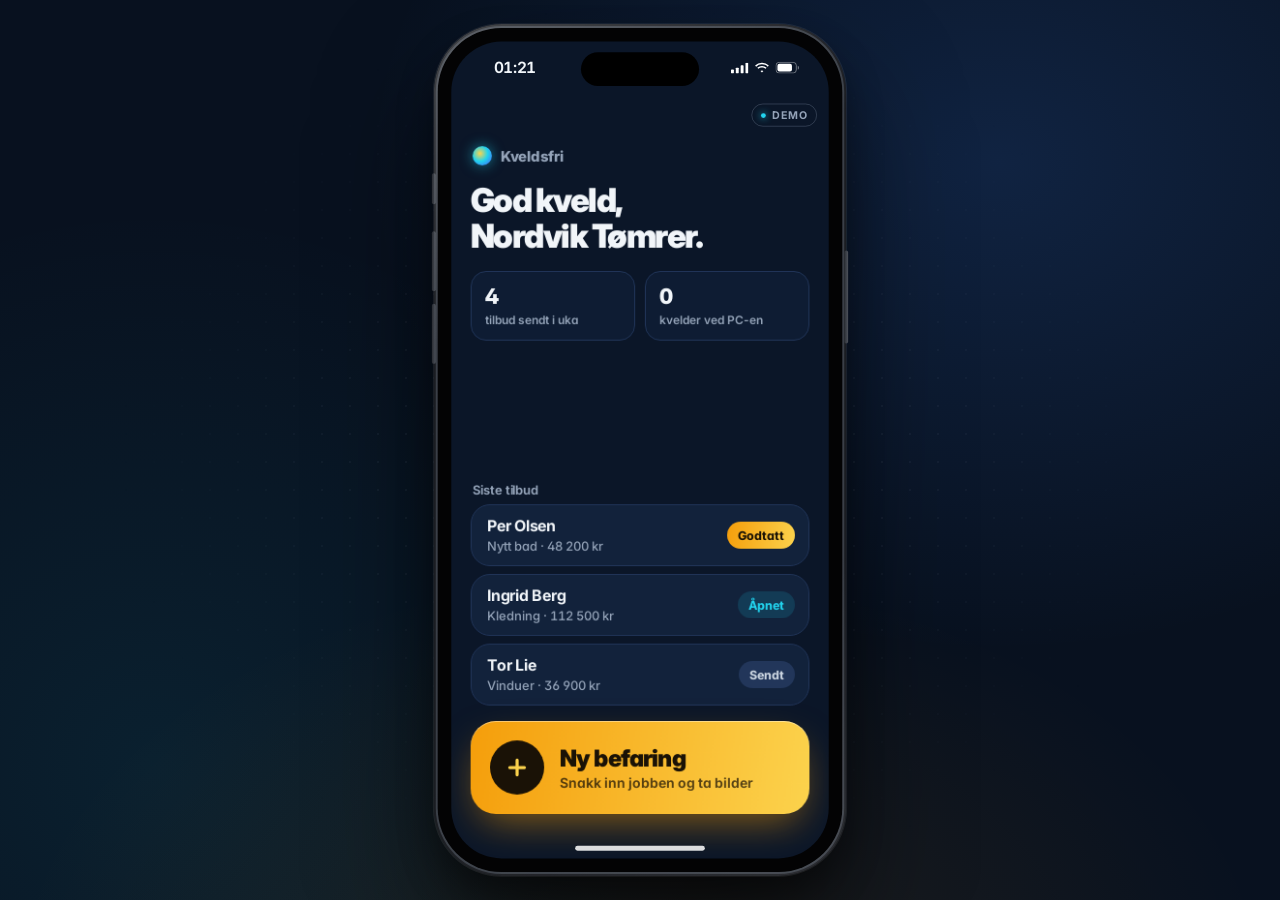
<file: kveldsfri/app/index.html>
<!doctype html>
<html lang="nb">
<head>
<meta charset="utf-8">
<meta name="viewport" content="width=device-width,initial-scale=1,viewport-fit=cover,maximum-scale=1,user-scalable=no">
<meta name="theme-color" content="#0B1628">
<meta name="apple-mobile-web-app-capable" content="yes">
<meta name="mobile-web-app-capable" content="yes">
<meta name="apple-mobile-web-app-status-bar-style" content="black-translucent">
<meta name="apple-mobile-web-app-title" content="Kveldsfri">
<meta name="format-detection" content="telephone=no">
<title>Kveldsfri – prøv appen</title>
<meta name="description" content="Snakk inn jobben, ta bilder og få ferdig tilbud på minutter. Trykk deg gjennom Kveldsfri-appen.">
<meta property="og:title" content="Kveldsfri – prøv appen">
<meta property="og:description" content="Snakk inn jobben, ta bilder og få ferdig tilbud på minutter.">
<meta property="og:image" content="https://gardnersolutions.no/kveldsfri/og.jpg">
<meta property="og:url" content="https://gardnersolutions.no/kveldsfri/app/">
<link rel="preconnect" href="https://fonts.googleapis.com">
<link rel="preconnect" href="https://fonts.gstatic.com" crossorigin>
<link rel="stylesheet" href="https://fonts.googleapis.com/css2?family=Inter:wght@400..900&display=swap">
<link rel="preload" as="image" href="bilder/1-terrassen.jpg">
<style>
:root{
  --bg:#0B1628;--card:#12223B;--card2:#0F1D33;--line:#22365A;--tx:#F1F5F9;--mut:#94A3B8;--dim:#64748B;
  --g1:#F59E0B;--g2:#FCD34D;--ink:#1A1206;--cy:#22D3EE;--bl:#3B82F6;
  --gold:linear-gradient(100deg,#F59E0B,#FCD34D);
  --ease:cubic-bezier(.16,1,.3,1);
  --sp-pop:cubic-bezier(.34,1.56,.64,1);
  --st:0px;               /* statuslinje */
  --sb:max(env(safe-area-inset-bottom),14px);
  --top:max(env(safe-area-inset-top),6px);
  --hd:52px;              /* topplinje i appen */
  --ctah:60px;
}
*{box-sizing:border-box;margin:0;padding:0}
html,body{height:100%;background:var(--bg);overscroll-behavior:none}
body{font-family:Inter,system-ui,-apple-system,sans-serif;color:var(--tx);-webkit-font-smoothing:antialiased;font-feature-settings:"cv11","ss01";
  -webkit-tap-highlight-color:transparent;-webkit-user-select:none;user-select:none;-webkit-touch-callout:none;overflow:hidden;text-rendering:optimizeLegibility}
button{font:inherit;color:inherit;background:none;border:0;cursor:pointer;-webkit-tap-highlight-color:transparent;touch-action:manipulation}
.num,.tn{font-feature-settings:"tnum","cv11","ss01";font-variant-numeric:tabular-nums}

/* ---------- Ramme: mobil = hele skjermen, PC = telefon i ramme ---------- */
#desk{position:fixed;inset:0}
#device{position:absolute;inset:0}
#app{position:absolute;inset:0;overflow:hidden;background:var(--bg);isolation:isolate;contain:layout paint}
.deskonly{display:none}
@media (min-width:620px) and (min-height:600px){
  :root{--st:50px;--sb:30px;--top:0px}
  #desk{display:grid;place-items:center;background:
    radial-gradient(900px 700px at 78% 18%,rgba(59,130,246,.16),transparent 70%),
    radial-gradient(800px 800px at 12% 85%,rgba(34,211,238,.08),transparent 70%),
    radial-gradient(900px 600px at 50% 110%,rgba(245,158,11,.10),transparent 70%),#08111F}
  #desk::before{content:"";position:absolute;inset:0;background-image:radial-gradient(rgba(148,163,184,.10) 1.2px,transparent 1.4px);background-size:28px 28px;
    -webkit-mask-image:radial-gradient(700px 600px at 50% 50%,#000 20%,transparent 75%);mask-image:radial-gradient(700px 600px at 50% 50%,#000 20%,transparent 75%)}
  #device{position:absolute;inset:auto;left:50%;top:50%;width:418px;height:872px;border-radius:66px;padding:14px;background:#030304;transform:translate(-50%,-50%) scale(var(--s,1));
    box-shadow:0 0 0 2px #3a3f47,0 0 0 4px #1b1d22,0 0 0 5px rgba(255,255,255,.08),0 60px 120px rgba(0,0,0,.6),0 20px 40px rgba(0,0,0,.4)}
  #device::after{content:"";position:absolute;inset:-4px;border-radius:70px;pointer-events:none;background:linear-gradient(150deg,rgba(255,255,255,.18),rgba(255,255,255,0) 30%,rgba(255,255,255,0) 70%,rgba(255,255,255,.08));
    -webkit-mask:linear-gradient(#000 0 0) content-box,linear-gradient(#000 0 0);-webkit-mask-composite:xor;mask-composite:exclude;padding:4px}
  #app{position:relative;inset:auto;width:390px;height:844px;border-radius:52px}
  .deskonly{display:block}
  .btn-side{position:absolute;width:4px;border-radius:2px;background:linear-gradient(90deg,#2a2d33,#4d525b)}
  #deskcap{position:absolute;left:0;right:0;bottom:22px;text-align:center;font-size:13px;color:#5b6b85;font-weight:600;letter-spacing:.01em}
}
#sbar{position:absolute;left:0;right:0;top:0;height:50px;z-index:80;display:none;align-items:center;justify-content:space-between;padding:4px 30px 0 44px;font-weight:650;font-size:16px;letter-spacing:-.01em;pointer-events:none}
#sbar .ic{display:flex;gap:6px;align-items:center}
#island{position:absolute;left:50%;top:11px;width:122px;height:35px;margin-left:-61px;border-radius:20px;background:#000;z-index:81;display:none}
#homeind{position:absolute;left:50%;bottom:8px;width:134px;height:5px;margin-left:-67px;border-radius:3px;background:#fff;opacity:.85;z-index:81;display:none;pointer-events:none}
@media (min-width:620px) and (min-height:600px){#sbar{display:flex}#island,#homeind{display:block}}

/* ---------- Topplinje ---------- */
#top{position:absolute;left:0;right:0;top:calc(var(--st) + var(--top));height:var(--hd);z-index:40;display:flex;align-items:center;justify-content:space-between;padding:0 12px 0 8px;pointer-events:none}
#top>*{pointer-events:auto}
#back{width:48px;height:48px;border-radius:24px;display:grid;place-items:center;opacity:0;transform:translateX(-8px);transition:opacity .35s var(--ease),transform .5s var(--ease);pointer-events:none}
#back.on{opacity:1;transform:none;pointer-events:auto}
#back svg{width:24px;height:24px}
#ctx{position:absolute;left:50%;top:50%;display:flex;align-items:center;gap:8px;height:34px;padding:0 14px 0 10px;border-radius:17px;background:rgba(18,34,59,.9);border:1px solid var(--line);
  font-size:14px;font-weight:700;letter-spacing:-.01em;white-space:nowrap;transform:translate(-50%,-50%);opacity:0;pointer-events:none}
#ctx i{width:18px;height:18px;border-radius:50%;background:var(--card2);border:1px solid var(--line);display:grid;place-items:center;font-style:normal;font-size:9px;font-weight:800;color:var(--g2)}
#ctx span{color:var(--mut);font-weight:600}
#demo{height:24px;padding:0 9px;border-radius:12px;border:1px solid rgba(148,163,184,.28);color:var(--mut);font-size:11px;font-weight:700;letter-spacing:.08em;text-transform:uppercase;display:flex;align-items:center;gap:6px;pointer-events:none}
#demo i{width:5px;height:5px;border-radius:50%;background:var(--cy);box-shadow:0 0 8px var(--cy)}

/* ---------- Skjermer ---------- */
#screens{position:absolute;left:0;right:0;top:calc(var(--st) + var(--top) + var(--hd));bottom:0}
.scr{position:absolute;inset:0;display:flex;flex-direction:column;padding:4px 20px calc(var(--sb) + var(--ctah) + 28px);visibility:hidden;pointer-events:none;will-change:transform,opacity}
.scr.on{visibility:visible;pointer-events:auto}
.scr.out{pointer-events:none}
.scr.nocta{padding-bottom:calc(var(--sb) + 16px)}
.h1{font-size:30px;font-weight:850;letter-spacing:-.035em;line-height:1.08}
.sub{font-size:15px;color:var(--mut);font-weight:500;line-height:1.4;margin-top:6px;letter-spacing:-.005em}
.lbl{font-size:13px;font-weight:650;color:var(--mut);margin:0 0 7px 2px;letter-spacing:-.005em}
.card{background:var(--card);border:1px solid var(--line);border-radius:20px}
.grow{flex:1 1 auto;min-height:8px}
.press{transition:transform .55s var(--sp-pop)}
.press.down{transform:scale(.955);transition:transform .14s var(--ease)}

/* knapp */
#cta{position:absolute;left:20px;right:20px;bottom:calc(var(--sb) + 14px);height:var(--ctah);z-index:45;border-radius:20px;color:var(--ink);font-size:18px;font-weight:800;letter-spacing:-.02em;
  display:grid;place-items:center;visibility:hidden}
#cta .bg{position:absolute;inset:0;border-radius:20px;background:var(--gold);box-shadow:0 12px 34px -8px rgba(245,158,11,.5),inset 0 1px 0 rgba(255,255,255,.35);transform-origin:0 0}
#cta .lab{position:relative;display:flex;align-items:center;gap:10px;white-space:nowrap;grid-area:1/1}
#cta .lab svg{width:20px;height:20px}
#cta.off{pointer-events:none}
#cta.wait .bg{filter:saturate(.4) brightness(.6)}
#cta.wait .lab{opacity:.6}
#cta.off .bg{filter:saturate(.35) brightness(.55)}
#cta.off .lab{opacity:.55}
.bg,.lab{transition:opacity .3s,filter .4s}

/* ---------- 1 Start ---------- */
.wm{display:flex;align-items:center;gap:9px;font-size:15px;font-weight:800;color:var(--mut);letter-spacing:-.02em;margin:2px 0 18px 2px}
.dot{width:20px;height:20px;border-radius:50%;background:radial-gradient(circle at 38% 38%,#FCD34D,#22D3EE 46%,#3B82F6 82%);box-shadow:0 0 14px rgba(34,211,238,.55);flex:none}
#s-start .h1{font-size:34px;font-weight:900;letter-spacing:-.045em}
.week{display:flex;gap:10px;margin-top:18px}
.week div{flex:1;padding:12px 14px;border-radius:16px;background:rgba(18,34,59,.6);border:1px solid var(--line)}
.week b{display:block;font-size:22px;font-weight:850;letter-spacing:-.03em}
.week span{font-size:12px;color:var(--mut);font-weight:600}
.list{display:flex;flex-direction:column;gap:8px}
.item{display:flex;align-items:center;justify-content:space-between;height:64px;padding:0 14px 0 16px}
.item b{display:block;font-size:16px;font-weight:700;letter-spacing:-.015em}
.item small{font-size:13px;color:var(--mut);font-weight:500}
.chip{display:inline-flex;align-items:center;gap:6px;height:28px;padding:0 11px;border-radius:14px;font-size:12.5px;font-weight:750;white-space:nowrap}
.c-sendt{background:#22365A;color:#CBD5E1}
.c-apnet{background:rgba(34,211,238,.14);color:var(--cy)}
.c-godtatt{background:var(--gold);color:var(--ink)}
#nyBtn{position:relative;display:flex;align-items:center;gap:16px;height:96px;margin-top:16px;padding:0 20px;border-radius:26px;color:var(--ink);text-align:left;flex:none}
#nyBtn .bg2{position:absolute;inset:0;border-radius:26px;background:var(--gold);box-shadow:0 16px 40px -10px rgba(245,158,11,.55),inset 0 1px 0 rgba(255,255,255,.4)}
#nyBtn .pl{position:relative;width:56px;height:56px;border-radius:50%;background:var(--ink);color:var(--g2);display:grid;place-items:center;flex:none}
#nyBtn .pl svg{width:26px;height:26px}
#nyBtn .tx{position:relative}
#nyBtn b{display:block;font-size:24px;font-weight:900;letter-spacing:-.035em}
#nyBtn .tx span{font-size:14px;font-weight:650;opacity:.72}

/* ---------- 2 Kunde ---------- */
.field{display:flex;align-items:center;gap:10px;height:56px;padding:0 16px;font-size:17px;font-weight:600;letter-spacing:-.01em;margin-bottom:14px;position:relative}
.field .ph{color:#4b5d7a}
.caret{display:inline-block;width:2px;height:22px;background:var(--g2);margin-left:1px;border-radius:1px;animation:blink 1s steps(1) infinite;vertical-align:middle}
@keyframes blink{50%{opacity:0}}
#map{position:relative;flex:1 1 140px;min-height:110px;max-height:260px;overflow:hidden;margin-bottom:12px}
#map svg.m{position:absolute;inset:0;width:100%;height:100%}
#pin{position:absolute;left:50%;top:50%;width:34px;height:46px;margin:-46px 0 0 -17px;transform-origin:50% 100%;opacity:0}
#pinring{position:absolute;left:50%;top:50%;width:56px;height:22px;margin:-11px 0 0 -28px;border-radius:50%;border:2px solid var(--g2);opacity:0}
#pinshadow{position:absolute;left:50%;top:50%;width:18px;height:6px;margin:-3px 0 0 -9px;border-radius:50%;background:rgba(0,0,0,.5);opacity:0}
.adrcol{display:flex;flex-direction:column;gap:3px;min-width:0}
.adrfield{height:66px}
.tag{align-self:flex-start;font-size:12px;font-weight:750;color:var(--cy);white-space:nowrap;opacity:0;transform-origin:0 50%}
#kAdr{font-size:16px}

/* ---------- 3 Snakk ---------- */
#trans{flex:1 1 auto;min-height:150px;margin-top:16px;padding:18px 18px 16px;font-size:21px;font-weight:700;line-height:1.36;letter-spacing:-.02em;overflow:hidden;display:flex;flex-direction:column;position:relative}
#trans .ph{color:#4b5d7a;font-weight:600;font-size:17px;line-height:1.45}
#words .w{display:inline-block;opacity:0}
#understood{display:flex;flex-wrap:wrap;gap:6px;margin-top:auto;padding-top:12px}
#understood span{height:26px;padding:0 9px;border-radius:13px;background:rgba(34,211,238,.12);color:var(--cy);font-size:12.5px;font-weight:700;display:inline-flex;align-items:center;opacity:0;white-space:nowrap}
#understood span.k{background:rgba(245,158,11,.14);color:var(--g2)}
#wave{height:44px;display:flex;align-items:center;justify-content:center;gap:4px;margin:14px 0 6px}
#wave i{width:5px;height:44px;border-radius:3px;background:linear-gradient(180deg,#22D3EE,#3B82F6);transform:scaleY(.08);will-change:transform}
#micwrap{position:relative;height:112px;display:grid;place-items:center;flex:none}
#mic{position:relative;width:96px;height:96px;border-radius:50%;background:var(--gold);display:grid;place-items:center;touch-action:none;box-shadow:0 14px 40px -6px rgba(245,158,11,.55),inset 0 1px 0 rgba(255,255,255,.4);z-index:2;transition:transform .5s var(--sp-pop)}
#mic.hold{transform:scale(.9);transition:transform .16s var(--ease)}
#mic svg{width:40px;height:40px}
.ring{position:absolute;left:50%;top:50%;width:96px;height:96px;margin:-48px 0 0 -48px;border-radius:50%;border:2px solid var(--g2);opacity:0;pointer-events:none}
#micHint{text-align:center;font-size:14px;font-weight:650;color:var(--mut);height:20px;margin-top:2px;position:relative}
#micHint span{position:absolute;left:0;right:0}

/* ---------- 4 Bilder ---------- */
.photos{display:grid;grid-template-columns:1fr 1fr 1fr;gap:8px;margin-top:16px}
.ph-big{grid-column:1/4;aspect-ratio:4/3;max-height:42vh}
.photo{position:relative;border-radius:18px;overflow:hidden;background:var(--card);border:1px solid var(--line);opacity:0}
.photo img{position:absolute;inset:0;width:100%;height:100%;object-fit:cover;display:block}
.photo .fl{position:absolute;inset:0;background:#fff;opacity:0;pointer-events:none}
.ph-sm{aspect-ratio:1/1}
.addph{display:grid;place-items:center;align-content:center;gap:6px;color:var(--mut);font-size:12px;font-weight:700;border:1.5px dashed #2c4470;background:transparent;opacity:0}
.addph svg{width:24px;height:24px}
#mlineSvg{position:absolute;inset:0;width:100%;height:100%;overflow:visible}
#mlab{position:absolute;padding:5px 11px;border-radius:12px;background:var(--gold);color:var(--ink);font-size:16px;font-weight:900;white-space:nowrap;opacity:0;box-shadow:0 6px 16px rgba(0,0,0,.35);letter-spacing:-.02em}
#mnote{display:flex;align-items:center;gap:8px;font-size:13.5px;color:var(--mut);font-weight:600;margin-top:12px;opacity:0}
#mnote b{color:var(--g2);font-weight:800}

/* ---------- 5 Lager ---------- */
#s-lager{align-items:stretch;text-align:center}
#s-lager .h1{font-size:26px;margin-top:6px}
.orb-anchor{pointer-events:none}
#oaLager{width:220px;height:220px;margin:18px auto 10px;flex:none}
.checks{display:flex;flex-direction:column;gap:10px;text-align:left;margin-top:auto}
.ck{display:flex;align-items:center;gap:14px;padding:12px 14px;border-radius:18px;background:rgba(18,34,59,.55);border:1px solid rgba(34,54,90,.7);opacity:.45;transition:opacity .4s}
.ck.done{opacity:1}
.ck .c{position:relative;width:30px;height:30px;border-radius:50%;border:2px solid var(--line);flex:none}
.ck .c .f{position:absolute;inset:-2px;border-radius:50%;background:var(--gold);transform:scale(0);opacity:0}
.ck .c svg{position:absolute;inset:4px;width:calc(100% - 8px);height:calc(100% - 8px);overflow:visible}
.ck .c path{stroke-dasharray:1;stroke-dashoffset:1}
.ck b{display:block;font-size:16px;font-weight:750;letter-spacing:-.015em}
.ck small{font-size:13px;color:var(--mut);font-weight:550}
.ck .spin{position:absolute;inset:-2px;border-radius:50%;border:2px solid transparent;border-top-color:var(--cy);opacity:0;animation:spin .8s linear infinite}
.ck.busy .spin{opacity:1}
@keyframes spin{to{transform:rotate(360deg)}}
#tfk{font-size:12px;color:var(--dim);font-weight:600;margin-top:14px;letter-spacing:.02em}

/* ---------- 6 Spørsmål ---------- */
#oaQ{width:64px;height:64px;margin:8px 0 14px -4px;flex:none}
.qlab{font-size:13px;font-weight:750;color:var(--cy);letter-spacing:.01em;margin-bottom:6px}
#s-q .h1{font-size:34px;font-weight:900;letter-spacing:-.045em}
.opts{display:flex;flex-direction:column;gap:10px;margin-top:auto}
.opt{position:relative;display:flex;align-items:center;justify-content:space-between;height:64px;padding:0 20px;border-radius:20px;background:var(--card);border:1px solid var(--line);font-size:20px;font-weight:800;letter-spacing:-.02em;text-align:left;overflow:hidden}
.opt small{font-size:12.5px;font-weight:700;color:var(--g2)}
.opt.pre{border-color:rgba(252,211,77,.55);box-shadow:inset 0 0 0 1px rgba(252,211,77,.25)}
.opt .fill{position:absolute;inset:0;background:var(--gold);opacity:0;transform:scaleX(.2);transform-origin:var(--ox,50%) 50%}
.opt .t,.opt small{position:relative}
.opt.sel{color:var(--ink)}.opt.sel small{color:var(--ink)}

/* ---------- 7 Gjennomgang ---------- */
#s-review{padding-left:0;padding-right:0}
#rscroll{position:relative;flex:1 1 auto;overflow-y:auto;overscroll-behavior:contain;padding:2px 20px 14px;-webkit-overflow-scrolling:touch;
  -webkit-mask-image:linear-gradient(#000 calc(100% - 24px),transparent);mask-image:linear-gradient(#000 calc(100% - 24px),transparent)}
#rscroll::-webkit-scrollbar{display:none}
.firm{padding:16px;display:flex;flex-direction:column;gap:12px}
.firm-top{display:flex;align-items:center;gap:12px}
.logo{width:44px;height:44px;border-radius:12px;background:linear-gradient(140deg,#1f3a63,#152a4a);border:1px solid #2c4b7a;display:grid;place-items:center;font-weight:900;font-size:15px;letter-spacing:-.04em;color:var(--g2);flex:none}
.firm-top b{display:block;font-size:19px;font-weight:850;letter-spacing:-.03em}
.firm-top small{font-size:12.5px;color:var(--mut);font-weight:550}
.firm-job{font-size:14px;color:var(--mut);font-weight:550;line-height:1.4;border-top:1px solid var(--line);padding-top:11px}
.firm-job b{color:var(--tx);font-weight:750}
.mine{display:flex;gap:8px}
.mine button{flex:1;height:44px;border-radius:13px;background:rgba(11,22,40,.6);border:1px solid var(--line);font-size:12.5px;font-weight:650;color:var(--mut);display:flex;flex-direction:column;justify-content:center;align-items:flex-start;padding:0 12px;line-height:1.2}
.mine b{color:var(--tx);font-size:14.5px;font-weight:800}
#hint{display:flex;align-items:center;gap:8px;margin:6px 22px 8px;flex:none;font-size:13.5px;font-weight:700;color:var(--g2)}
#hint i{width:8px;height:8px;border-radius:50%;background:var(--g2);box-shadow:0 0 0 0 rgba(252,211,77,.6);animation:ping 1.6s var(--ease) infinite}
@keyframes ping{0%{box-shadow:0 0 0 0 rgba(252,211,77,.55)}100%{box-shadow:0 0 0 12px rgba(252,211,77,0)}}
.lines{margin-top:8px}
.ln{position:relative;padding:14px 0 14px;border-bottom:1px solid #1a2d4c}
.ln:last-child{border-bottom:0}
.ln-top{display:flex;justify-content:space-between;align-items:baseline;gap:12px}
.ln-name{font-size:16px;font-weight:750;letter-spacing:-.018em;line-height:1.25}
.ln-sum{font-size:16.5px;font-weight:800;white-space:nowrap;letter-spacing:-.02em}
.ln-det{font-size:13px;color:var(--mut);font-weight:550;margin-top:3px}
.ln-ctl{display:flex;align-items:center;gap:6px;margin-top:9px}
.stp{width:48px;height:44px;border-radius:14px;background:var(--card);border:1px solid var(--line);display:grid;place-items:center;flex:none}
.stp svg{width:18px;height:18px}
.stp:disabled{opacity:.35}
.hrs{min-width:52px;text-align:center;font-size:17px;font-weight:800;letter-spacing:-.02em;overflow:hidden;height:24px;position:relative}
.hrs b{display:inline-block;font-weight:850}
.hrs small{font-size:13px;color:var(--mut);font-weight:650;margin-left:2px}
.ln-math{margin-left:auto;text-align:right;font-size:12px;color:var(--dim);font-weight:600;line-height:1.35}
.ln-math b{color:var(--mut);font-weight:700}
.ln.guess{margin:0 -20px;padding-left:17px;padding-right:20px;border-left:3px solid var(--g1);background:linear-gradient(90deg,rgba(245,158,11,.09),rgba(245,158,11,0) 75%)}
.gtag{display:inline-flex;align-items:center;gap:6px;height:28px;padding:0 10px;border-radius:14px;margin-top:8px;background:rgba(245,158,11,.16);color:var(--g2);font-size:12.5px;font-weight:750;white-space:nowrap}
.gtag.ok{background:rgba(34,211,238,.13);color:var(--cy)}
.gtag svg{width:13px;height:13px}
.ln .flash{position:absolute;inset:0;background:radial-gradient(60% 120% at 90% 30%,rgba(252,211,77,.14),transparent 70%);opacity:0;pointer-events:none}
#tots{flex:none;margin:0 20px;padding:12px 2px 0;border-top:1px solid var(--line)}
#tots .r{display:flex;justify-content:space-between;font-size:13.5px;color:var(--mut);font-weight:600;line-height:1.55}
#tots .tt{display:flex;justify-content:space-between;align-items:baseline;margin-top:2px}
#tots .tt>span:first-child{font-size:15px;font-weight:800}
#totBig{position:relative;font-size:30px;font-weight:900;letter-spacing:-.045em;display:inline-block;transform-origin:100% 70%}
#totBig .glow{position:absolute;inset:-6px -10px;border-radius:12px;background:radial-gradient(closest-side,rgba(252,211,77,.28),transparent);opacity:0;pointer-events:none}

/* ---------- 8 Send ---------- */
#sheetDim{position:absolute;inset:0;z-index:60;background:rgba(3,8,18,.62);opacity:0;visibility:hidden}
#sheet{position:absolute;left:0;right:0;bottom:0;z-index:61;background:var(--card);border-top:1px solid var(--line);border-radius:30px 30px 0 0;padding:10px 20px calc(var(--sb) + 14px);visibility:hidden;box-shadow:0 -20px 60px rgba(0,0,0,.45)}
#sheet .grab{width:38px;height:5px;border-radius:3px;background:#2e4670;margin:0 auto 16px}
#sheet h2{font-size:24px;font-weight:850;letter-spacing:-.035em}
#sheet .sub{margin:4px 0 16px}
.so{position:relative;display:flex;align-items:center;gap:14px;width:100%;height:72px;padding:0 14px;border-radius:20px;border:1px solid var(--line);background:rgba(11,22,40,.45);margin-bottom:9px;text-align:left}
.so i{width:44px;height:44px;border-radius:13px;background:var(--bg);border:1px solid var(--line);display:grid;place-items:center;flex:none}
.so i svg{width:22px;height:22px}
.so b{display:block;font-size:16.5px;font-weight:750;letter-spacing:-.015em}
.so span{font-size:13px;color:var(--mut);font-weight:550}
.so em{margin-left:auto;font-style:normal;font-size:11.5px;font-weight:800;color:var(--ink);background:var(--gold);padding:5px 8px;border-radius:9px;white-space:nowrap}
.so.rec{border-color:rgba(252,211,77,.5)}
#sheetX{display:block;width:100%;height:48px;margin-top:2px;font-size:15px;font-weight:700;color:var(--mut)}

/* ---------- 9 Sendt ---------- */
#s-sent{text-align:center}
#bigck{position:relative;width:96px;height:96px;margin:14px auto 18px;flex:none}
#bigck .f{position:absolute;inset:0;border-radius:50%;background:var(--gold);box-shadow:0 14px 40px -8px rgba(245,158,11,.6)}
#bigck svg{position:absolute;inset:24px;overflow:visible}
#bigck path{stroke-dasharray:1;stroke-dashoffset:1}
#s-sent .h1{font-size:30px;font-weight:900;letter-spacing:-.045em}
.timepill{display:inline-flex;align-items:center;gap:8px;margin:16px auto 0;height:34px;padding:0 14px;border-radius:17px;background:rgba(34,211,238,.1);color:var(--cy);font-size:13.5px;font-weight:700}
.msg{margin:14px 0 12px;text-align:left}
.msg-l{font-size:12.5px;font-weight:700;color:var(--dim);margin:0 0 6px 4px}
.bub{max-width:92%;padding:12px 14px;border-radius:20px 20px 20px 6px;background:#1E3354;font-size:14.5px;line-height:1.4;font-weight:500;color:#DCE4EE}
.bl{display:flex;justify-content:space-between;align-items:center;margin-top:10px;padding:10px 12px;border-radius:12px;background:rgba(11,22,40,.55);border:1px solid #2c4470;font-weight:750;color:var(--g2);font-size:14px}
.bl b{color:var(--tx);font-weight:800}
.track{padding:16px;text-align:left}
.track-top{display:flex;justify-content:space-between;align-items:center}
.track-top b{display:block;font-size:16px;font-weight:750;letter-spacing:-.015em}
.track-top small{font-size:13px;color:var(--mut);font-weight:550}
#tchipWrap{position:relative;height:28px;min-width:84px;display:flex;justify-content:flex-end}
#tchipWrap .chip{position:absolute;right:0;top:0}
.steps{display:flex;align-items:center;margin-top:16px}
.stepi{display:flex;flex-direction:column;align-items:center;gap:6px;font-size:12px;font-weight:700;color:var(--dim);width:64px;flex:none}
.stepi i{position:relative;width:22px;height:22px;border-radius:50%;border:2px solid var(--line);display:grid;place-items:center}
.stepi i em{position:absolute;inset:-2px;border-radius:50%;background:var(--gold);transform:scale(0)}
.stepi i svg{position:relative;width:12px;height:12px;opacity:0}
.stepi.on{color:var(--tx)}
.stepi.on i svg{opacity:1}
.bar{flex:1;height:2px;background:var(--line);border-radius:1px;margin:0 -14px 18px;position:relative;overflow:hidden}
.bar em{position:absolute;inset:0;background:var(--gold);transform:scaleX(0);transform-origin:0 50%}

/* varsel */
#notif{position:absolute;left:10px;right:10px;top:calc(var(--st) + var(--top) + 6px);z-index:70;display:flex;align-items:center;gap:12px;padding:12px 14px;border-radius:24px;
  background:rgba(22,40,68,.92);border:1px solid rgba(148,163,184,.22);box-shadow:0 20px 50px rgba(0,0,0,.5);visibility:hidden;
  -webkit-backdrop-filter:blur(18px) saturate(150%);backdrop-filter:blur(18px) saturate(150%)}
#notif .ai{width:40px;height:40px;border-radius:11px;background:radial-gradient(circle at 38% 38%,#FCD34D,#22D3EE 46%,#3B82F6 82%);flex:none;box-shadow:inset 0 0 0 1px rgba(255,255,255,.15)}
#notif .nt{flex:1;min-width:0}
#notif .nh{display:flex;justify-content:space-between;font-size:12px;font-weight:700;color:var(--mut);letter-spacing:.02em}
#notif .nb{font-size:15.5px;font-weight:750;letter-spacing:-.015em;margin-top:2px;white-space:nowrap;overflow:hidden;text-overflow:ellipsis}

/* ---------- 10 Slutt ---------- */
#s-slutt{text-align:center}
#oaSlutt{width:150px;height:150px;margin:10px auto 18px;flex:none}
#s-slutt .h1{font-size:38px;font-weight:900;letter-spacing:-.05em;line-height:1.02}
.goldtx{background:var(--gold);-webkit-background-clip:text;background-clip:text;color:transparent}
#s-slutt .sub{font-size:16px;margin:14px auto 0;max-width:320px}
.facts{display:flex;flex-direction:column;gap:8px;margin:20px 0 0;text-align:left}
.facts div{display:flex;align-items:center;gap:12px;font-size:15px;font-weight:650;letter-spacing:-.01em}
.facts i{width:24px;height:24px;border-radius:50%;background:rgba(245,158,11,.16);display:grid;place-items:center;flex:none}
.facts i svg{width:12px;height:12px}
.endbtns{margin-top:auto;display:flex;flex-direction:column;gap:10px}
.gbtn{position:relative;display:grid;place-items:center;height:60px;border-radius:20px;background:var(--gold);color:var(--ink);font-size:18px;font-weight:850;letter-spacing:-.02em;text-decoration:none;box-shadow:0 12px 34px -8px rgba(245,158,11,.5),inset 0 1px 0 rgba(255,255,255,.35)}
.obtn{display:grid;place-items:center;height:56px;border-radius:20px;border:1px solid var(--line);background:rgba(18,34,59,.6);font-size:16px;font-weight:750;color:var(--tx)}
.foot{font-size:12px;color:var(--dim);font-weight:600;margin-top:12px}

/* lag over alt */
#orb{position:absolute;left:0;top:0;z-index:30;pointer-events:none}
#fx{position:absolute;inset:0;z-index:29;pointer-events:none}
#toast{position:absolute;left:20px;right:20px;top:calc(var(--st) + var(--top) + var(--hd) + 6px);z-index:75;display:flex;justify-content:center;pointer-events:none}
#toast div{max-width:100%;padding:11px 16px;border-radius:16px;background:rgba(30,50,82,.96);border:1px solid #2e4670;font-size:14px;font-weight:650;line-height:1.35;text-align:center;box-shadow:0 14px 40px rgba(0,0,0,.45);opacity:0}

@media (max-height:700px){
  .h1{font-size:27px}#s-start .h1{font-size:30px}.week{margin-top:12px}.week div{padding:9px 12px}
  #nyBtn{height:84px}#trans{font-size:19px;padding:14px}#oaLager{width:170px;height:170px;margin:8px auto}
  .ck{padding:9px 12px}#bigck{width:76px;height:76px;margin:4px auto 12px}#bigck svg{inset:19px}#s-sent .h1{font-size:26px}.timepill{margin-top:10px}#s-slutt .h1{font-size:33px}#oaSlutt{width:110px;height:110px;margin:4px auto 12px}
  .facts{margin-top:14px}.ln{padding:11px 0}
}
@media (prefers-reduced-motion:reduce){.caret{animation:none}#hint i{animation:none}.ck .spin{animation-duration:2s}}
</style>
</head>
<body>
<div id="desk">
<div id="device">
  <div class="deskonly btn-side" style="left:-6px;top:150px;height:32px"></div>
  <div class="deskonly btn-side" style="left:-6px;top:210px;height:62px"></div>
  <div class="deskonly btn-side" style="left:-6px;top:285px;height:62px"></div>
  <div class="deskonly btn-side" style="right:-6px;top:230px;height:96px"></div>
<div id="app">
  <div id="sbar"><span class="tn" id="clock">18:41</span><span class="ic">
    <svg width="18" height="11" viewBox="0 0 18 11"><rect x="0" y="7" width="3" height="4" rx=".7" fill="#fff"/><rect x="5" y="5" width="3" height="6" rx=".7" fill="#fff"/><rect x="10" y="2.5" width="3" height="8.5" rx=".7" fill="#fff"/><rect x="15" y="0" width="3" height="11" rx=".7" fill="#fff"/></svg>
    <svg width="16" height="12" viewBox="0 0 16 11.5"><path d="M8 2.3c2.3 0 4.4.9 6 2.4l1.1-1.1A10 10 0 0 0 8 .7 10 10 0 0 0 .9 3.6L2 4.7a8.4 8.4 0 0 1 6-2.4zm0 3.2c1.4 0 2.7.5 3.7 1.4l1.1-1.1A7 7 0 0 0 8 3.9a7 7 0 0 0-4.8 1.9l1.1 1.1c1-.9 2.3-1.4 3.7-1.4zm0 3.2c.6 0 1.1.2 1.5.6L8 10.8 6.5 9.3c.4-.4.9-.6 1.5-.6z" fill="#fff"/></svg>
    <svg width="25" height="12" viewBox="0 0 25 12"><rect x=".5" y=".5" width="21" height="11" rx="3.2" fill="none" stroke="#fff" opacity=".4"/><rect x="2" y="2" width="15" height="8" rx="2" fill="#fff"/><path d="M23 4v4c.8-.3 1.3-1.1 1.3-2S23.8 4.3 23 4z" fill="#fff" opacity=".4"/></svg></span></div>
  <div id="island"></div>

  <div id="top">
    <button id="back" aria-label="Tilbake"><svg viewBox="0 0 24 24" fill="none" stroke="#F1F5F9" stroke-width="2.4" stroke-linecap="round" stroke-linejoin="round"><path d="M15 5l-7 7 7 7"/></svg></button>
    <div id="ctx"><i>KH</i>Kari Hansen</div>
    <div id="demo"><i></i>Demo</div>
  </div>

  <div id="screens">
    <!-- 1 Start -->
    <section class="scr nocta" id="s-start">
      <div class="wm st"><div class="dot"></div>Kveldsfri</div>
      <h1 class="h1 st">God kveld,<br>Nordvik Tømrer.</h1>
      <div class="week st"><div><b class="tn">4</b><span>tilbud sendt i uka</span></div><div><b class="tn">0</b><span>kvelder ved PC-en</span></div></div>
      <div class="grow"></div>
      <div class="lbl st">Siste tilbud</div>
      <div class="list">
        <div class="card item st"><div><b>Per Olsen</b><small class="tn">Nytt bad · 48&nbsp;200 kr</small></div><span class="chip c-godtatt">Godtatt</span></div>
        <div class="card item st"><div><b>Ingrid Berg</b><small class="tn">Kledning · 112&nbsp;500 kr</small></div><span class="chip c-apnet">Åpnet</span></div>
        <div class="card item st"><div><b>Tor Lie</b><small class="tn">Vinduer · 36&nbsp;900 kr</small></div><span class="chip c-sendt">Sendt</span></div>
      </div>
      <button id="nyBtn" class="press st"><span class="bg2"></span><span class="pl"><svg viewBox="0 0 24 24" fill="none" stroke="currentColor" stroke-width="3" stroke-linecap="round"><path d="M12 5v14M5 12h14"/></svg></span><span class="tx"><b>Ny befaring</b><span>Snakk inn jobben og ta bilder</span></span></button>
    </section>

    <!-- 2 Kunde -->
    <section class="scr" id="s-kunde">
      <h1 class="h1 st">Ny befaring</h1>
      <p class="sub st" style="margin-bottom:18px">Hvem er kunden?</p>
      <div class="lbl st">Kunde</div>
      <div class="card field st"><span id="kName"></span><span class="caret" id="kCaret"></span></div>
      <div class="lbl st">Adresse</div>
      <div class="card st" id="map">
        <svg class="m" viewBox="0 0 350 180" preserveAspectRatio="xMidYMid slice" aria-hidden="true">
          <rect width="350" height="180" fill="#0F1D33"/>
          <path d="M-10 138 C50 122 90 160 150 150 S240 120 300 140 S360 170 380 160 V200 H-10Z" fill="#0C2B4D"/>
          <g fill="#16294A" id="blocks"></g>
          <g stroke="#2A4268" stroke-width="11" fill="none" stroke-linecap="round"><path d="M-10 58 L360 82"/><path d="M104 -10 L140 200"/><path d="M262 -10 C250 50 284 95 236 132"/></g>
          <g stroke="#22365A" stroke-width="5" fill="none"><path d="M-10 112 L180 98 L360 118"/><path d="M40 -10 L58 130"/><path d="M318 -10 L330 140"/><path d="M175 20 L178 110"/></g>
          <text x="196" y="66" fill="#4a6590" font-size="8.5" font-weight="700" font-family="Inter,sans-serif" transform="rotate(3.7 196 66)">Bjørkeveien</text>
        </svg>
        <div id="pinshadow"></div><div id="pinring"></div>
        <svg id="pin" viewBox="0 0 34 46"><path d="M17 44.5S2 27 2 16a15 15 0 0 1 30 0c0 11-15 28.5-15 28.5z" fill="#F59E0B" stroke="#FCD34D" stroke-width="2"/><circle cx="17" cy="16" r="6" fill="#1A1206"/></svg>
      </div>
      <div class="card field adrfield st" style="margin-bottom:0"><svg width="18" height="22" viewBox="0 0 24 30" style="flex:none"><path d="M12 29S2 17 2 11a10 10 0 0 1 20 0c0 6-10 18-10 18z" fill="none" stroke="#FCD34D" stroke-width="2.5"/></svg><div class="adrcol"><span id="kAdr" class="ph">Henter fra kartet …</span><span class="tag" id="kTag">Fra kartnål</span></div></div>
    </section>

    <!-- 3 Snakk -->
    <section class="scr" id="s-voice">
      <h1 class="h1 st">Fortell om jobben</h1>
      <p class="sub st">Hold inne knappen og snakk, som til en kollega.</p>
      <div class="card st" id="trans"><div id="words"><span class="ph" id="tph">Teksten kommer her mens du snakker.</span></div><div id="understood"></div></div>
      <div id="wave" class="st"></div>
      <div id="micwrap" class="st"><div class="ring" id="r1"></div><div class="ring" id="r2"></div>
        <button id="mic" aria-label="Hold inne og snakk"><svg viewBox="0 0 24 24"><rect x="8.5" y="2" width="7" height="12.5" rx="3.5" fill="#1A1206"/><path d="M5 11a7 7 0 0 0 14 0M12 18v3.5" fill="none" stroke="#1A1206" stroke-width="2.2" stroke-linecap="round"/></svg></button></div>
      <div id="micHint" class="st"><span>Hold inne</span></div>
    </section>

    <!-- 4 Bilder -->
    <section class="scr" id="s-bilder">
      <h1 class="h1 st">Bilder</h1>
      <p class="sub st">Ta bilder av det du så. Mål kan du dra rett på bildet.</p>
      <div class="photos">
        <div class="photo ph-big" id="p1"><img src="bilder/1-terrassen.jpg" alt="Gammel terrasse" draggable="false">
          <svg id="mlineSvg" viewBox="0 0 900 900" preserveAspectRatio="xMidYMid slice"><g id="mline" stroke="#FCD34D" stroke-width="7" stroke-linecap="round" fill="none" style="filter:drop-shadow(0 2px 4px rgba(0,0,0,.6))"></g></svg>
          <div id="mlab">5 m</div><div class="fl"></div></div>
        <div class="photo ph-sm" id="p2"><img src="bilder/2-raate.jpg" alt="Råte i bjelke" draggable="false"><div class="fl"></div></div>
        <div class="photo ph-sm" id="p3"><img src="bilder/3-maaling.jpg" alt="Måling" draggable="false"><div class="fl"></div></div>
        <button class="photo ph-sm addph press" id="addph"><svg viewBox="0 0 24 24" fill="none" stroke="#94A3B8" stroke-width="2" stroke-linejoin="round"><path d="M3 7h4l2-3h6l2 3h4v13H3z"/><circle cx="12" cy="13" r="4"/></svg>Ta bilde</button>
      </div>
      <div id="mnote"><svg width="16" height="16" viewBox="0 0 24 24" fill="none" stroke="#FCD34D" stroke-width="2.4" stroke-linecap="round"><path d="M3 17L17 3l4 4L7 21H3z"/></svg><span>Målt på bildet: <b>5 m</b> langs forkanten</span></div>
    </section>

    <!-- 5 Lager -->
    <section class="scr nocta" id="s-lager">
      <h1 class="h1 st">Lager tilbudet</h1>
      <div class="orb-anchor" id="oaLager"></div>
      <div class="checks">
        <div class="ck" id="ck1"><div class="c"><div class="spin"></div><div class="f"></div><svg viewBox="0 0 24 24"><path pathLength="1" d="M5 12.5l4.5 4.5L19 7.5" fill="none" stroke="#1A1206" stroke-width="3.4" stroke-linecap="round" stroke-linejoin="round"/></svg></div><div><b>Forstår jobben</b><small>Terrasse 5 × 5 m, rekkverk ca. 12 lm</small></div></div>
        <div class="ck" id="ck2"><div class="c"><div class="spin"></div><div class="f"></div><svg viewBox="0 0 24 24"><path pathLength="1" d="M5 12.5l4.5 4.5L19 7.5" fill="none" stroke="#1A1206" stroke-width="3.4" stroke-linecap="round" stroke-linejoin="round"/></svg></div><div><b>Regner mengder og materialer</b><small>25 m² bord · bjelkelag c/c 60</small></div></div>
        <div class="ck" id="ck3"><div class="c"><div class="spin"></div><div class="f"></div><svg viewBox="0 0 24 24"><path pathLength="1" d="M5 12.5l4.5 4.5L19 7.5" fill="none" stroke="#1A1206" stroke-width="3.4" stroke-linecap="round" stroke-linejoin="round"/></svg></div><div><b>Legger på din timepris og ditt påslag</b><small class="tn">650 kr/t · 12 % på materialer</small></div></div>
      </div>
      <div id="tfk">Tidsforkortet</div>
    </section>

    <!-- 6 Spørsmål -->
    <section class="scr nocta" id="s-q">
      <div class="orb-anchor" id="oaQ"></div>
      <div class="qlab st">Ett spørsmål før tilbudet er klart</div>
      <h1 class="h1 st">Hvor høyt rekkverk?</h1>
      <p class="sub st">Du sa rundt tolv meter, men ikke høyden.</p>
      <div class="opts">
        <button class="opt press st" data-h="0.9"><span class="fill"></span><span class="t">0,9 m</span></button>
        <button class="opt press pre st" data-h="1.0"><span class="fill"></span><span class="t">1,0 m</span><small>Du pleier å velge denne</small></button>
        <button class="opt press st" data-h="annet"><span class="fill"></span><span class="t">Annet</span><small style="color:var(--mut)">Skriv inn selv</small></button>
      </div>
    </section>

    <!-- 7 Gjennomgang -->
    <section class="scr" id="s-review">
      <div id="rscroll">
        <div class="card firm st">
          <div class="firm-top"><div class="logo">NT</div><div><b>Nordvik Tømrer AS</b><small>Tilbud til Kari Hansen</small></div></div>
          <div class="firm-job"><b>Ny terrasse 5 × 5 m</b> med rekkverk<br>Bjørkeveien 12, Stavanger</div>
          <div class="mine"><button class="press" data-toast="Timeprisen setter du selv. Den brukes på alle tilbud."><span>Din timepris</span><b class="tn">650 kr</b></button><button class="press" data-toast="Påslaget setter du selv. Det legges på alle materialer."><span>Ditt påslag</span><b class="tn">12 %</b></button></div>
        </div>
        <div class="lines" id="lines"></div>
      </div>
      <div id="hint"><i></i>Prøv selv: trykk + eller − på timene</div>
      <div id="tots" class="st">
        <div class="r"><span>Sum eks. mva</span><span class="tn"><span id="tSum">56 000</span> kr</span></div>
        <div class="r"><span>Mva 25 %</span><span class="tn"><span id="tMva">14 000</span> kr</span></div>
        <div class="tt"><span>Totalt</span><span id="totBig" class="tn"><span class="glow" id="totGlow"></span><span id="tTot">70 000</span> kr</span></div>
      </div>
    </section>

    <!-- 9 Sendt / etterpå -->
    <section class="scr" id="s-sent">
      <div id="bigck"><div class="f"></div><svg viewBox="0 0 24 24"><path pathLength="1" d="M4.5 12.5l5 5L19.5 7" fill="none" stroke="#1A1206" stroke-width="3.2" stroke-linecap="round" stroke-linejoin="round"/></svg></div>
      <h1 class="h1 st" id="sentH">Sendt til Kari Hansen</h1>
      <p class="sub st" id="sentSub">SMS-lenke til 912 34 567</p>
      <div class="st"><span class="timepill"><svg width="15" height="15" viewBox="0 0 24 24" fill="none" stroke="#22D3EE" stroke-width="2.4" stroke-linecap="round"><circle cx="12" cy="12" r="9"/><path d="M12 7v5l3 2"/></svg>Fra befaring til sendt: 11 minutter</span></div>
      <div class="grow"></div>
      <div class="msg st"><div class="msg-l" id="msgL">Det Kari fikk på SMS</div>
        <div class="bub" id="bub">Hei Kari! Her er tilbudet på ny terrasse fra Nordvik Tømrer AS. Du kan se det og godta med ett trykk.<span class="bl"><span>Se tilbudet</span><b class="tn"><span id="bubTot">70 000</span> kr</b></span></div></div>
      <div class="card track st">
        <div class="track-top"><div><b>Kari Hansen</b><small class="tn">Terrasse · <span id="trTot">70 000</span> kr</small></div><div id="tchipWrap"><span class="chip c-sendt" id="tchip">Sendt</span></div></div>
        <div class="steps">
          <div class="stepi on" id="st1"><i><em style="transform:scale(1)"></em><svg viewBox="0 0 24 24"><path d="M5 12.5l4.5 4.5L19 7.5" fill="none" stroke="#1A1206" stroke-width="4" stroke-linecap="round" stroke-linejoin="round"/></svg></i>Sendt</div>
          <div class="bar"><em id="b1"></em></div>
          <div class="stepi" id="st2"><i><em></em><svg viewBox="0 0 24 24"><path d="M5 12.5l4.5 4.5L19 7.5" fill="none" stroke="#1A1206" stroke-width="4" stroke-linecap="round" stroke-linejoin="round"/></svg></i>Åpnet</div>
          <div class="bar"><em id="b2"></em></div>
          <div class="stepi" id="st3"><i><em></em><svg viewBox="0 0 24 24"><path d="M5 12.5l4.5 4.5L19 7.5" fill="none" stroke="#1A1206" stroke-width="4" stroke-linecap="round" stroke-linejoin="round"/></svg></i>Godtatt</div>
        </div>
      </div>
    </section>

    <!-- 10 Slutt -->
    <section class="scr nocta" id="s-slutt">
      <div class="orb-anchor" id="oaSlutt"></div>
      <h1 class="h1 st">Dette er Kveldsfri.<br><span class="goldtx">Klar før nyttår.</span></h1>
      <div class="facts">
        <div class="st"><i><svg viewBox="0 0 24 24"><path d="M5 12.5l4.5 4.5L19 7.5" fill="none" stroke="#FCD34D" stroke-width="4" stroke-linecap="round" stroke-linejoin="round"/></svg></i>Snakk inn jobben rett etter befaringen</div>
        <div class="st"><i><svg viewBox="0 0 24 24"><path d="M5 12.5l4.5 4.5L19 7.5" fill="none" stroke="#FCD34D" stroke-width="4" stroke-linecap="round" stroke-linejoin="round"/></svg></i>Ferdig tilbud på minutter, med ditt firmanavn</div>
        <div class="st"><i><svg viewBox="0 0 24 24"><path d="M5 12.5l4.5 4.5L19 7.5" fill="none" stroke="#FCD34D" stroke-width="4" stroke-linecap="round" stroke-linejoin="round"/></svg></i>Du bestemmer timer, timepris og påslag</div>
      </div>
      <div class="endbtns">
        <a class="gbtn press st" id="tryBtn" href="#">Vil prøve den først</a>
        <button class="obtn press st" id="againBtn">Start demoen på nytt</button>
        <div class="foot st">Gardner Solutions · Stavanger</div>
      </div>
    </section>
  </div>

  <div id="fx"></div>
  <canvas id="orb"></canvas>
  <button id="cta" class="press"><span class="bg"></span></button>

  <div id="sheetDim"></div>
  <div id="sheet" role="dialog" aria-label="Send tilbudet">
    <div class="grab"></div>
    <h2>Send tilbudet</h2>
    <p class="sub">Går ut i navnet til Nordvik Tømrer AS.</p>
    <button class="so press" data-v="epost"><i><svg viewBox="0 0 24 24" fill="none" stroke="#F1F5F9" stroke-width="1.9" stroke-linejoin="round"><rect x="3" y="5" width="18" height="14" rx="2.5"/><path d="M3.5 6.5l8.5 6.5 8.5-6.5"/></svg></i><div><b>E-post</b><span>PDF i e-post til Kari</span></div></button>
    <button class="so press rec" data-v="sms"><i><svg viewBox="0 0 24 24" fill="none" stroke="#FCD34D" stroke-width="1.9" stroke-linejoin="round"><path d="M4 5h16v11H9l-5 4z"/></svg></i><div><b>SMS-lenke</b><span>Godtas med ett trykk</span></div><em>Mest brukt</em></button>
    <button class="so press" data-v="pdf"><i><svg viewBox="0 0 24 24" fill="none" stroke="#F1F5F9" stroke-width="1.9" stroke-linecap="round" stroke-linejoin="round"><path d="M12 4v11M7 10l5 5 5-5M5 20h14"/></svg></i><div><b>Last ned PDF</b><span>Del den selv</span></div></button>
    <button id="sheetX">Avbryt</button>
  </div>

  <div id="notif"><div class="ai"></div><div class="nt"><div class="nh"><span>KVELDSFRI</span><span>nå</span></div><div class="nb" id="nb">Kari har åpnet tilbudet</div></div></div>
  <div id="toast"><div id="toastIn"></div></div>
  <div id="homeind"></div>
</div>
</div>
</div>

<script>
(() => {
'use strict';
const $ = id => document.getElementById(id);
const app = $('app');
const RMQ = matchMedia('(prefers-reduced-motion: reduce)');
const rm = () => RMQ.matches;
const EASE = 'cubic-bezier(.16,1,.3,1)';
const nf = n => Math.round(n).toString().replace(/\B(?=(\d{3})+(?!\d))/g, ' ');
const buzz = p => { try { if (navigator.vibrate) navigator.vibrate(p); } catch (e) {} };

/* ---------- Fjær: simuleres og gjøres om til en linear()-kurve ---------- */
const HASLIN = window.CSS && CSS.supports && CSS.supports('transition-timing-function', 'linear(0, 1)');
function spring(k, c) {
  let x = 0, v = 0, t = 0; const dt = 1 / 240, pts = [0];
  while (t < 2.5) { const a = -k * (x - 1) - c * v; v += a * dt; x += v * dt; t += dt; pts.push(x);
    if (t > .2 && Math.abs(x - 1) < .0015 && Math.abs(v) < .02) break; }
  const n = 40, out = [];
  for (let i = 0; i < n; i++) out.push(+pts[Math.round(i * (pts.length - 1) / (n - 1))].toFixed(4));
  out[n - 1] = 1;
  return HASLIN ? { ease: `linear(${out.join(',')})`, dur: Math.round(t * 1000) }
                : { ease: c / (2 * Math.sqrt(k)) < .7 ? 'cubic-bezier(.34,1.45,.64,1)' : EASE, dur: Math.min(700, Math.round(t * 1000)) };
}
const SP = { soft: spring(150, 24), pop: spring(300, 16), snap: spring(520, 32), wob: spring(240, 11) };
document.documentElement.style.setProperty('--sp-pop', SP.pop.ease);

// Animer fra -> til. Sluttverdien settes som vanlig stil, slik at ingenting "henger" igjen.
function A(el, from, to, o = {}) {
  if (!el) return null;
  const sp = o.sp ? SP[o.sp] : null;
  let dur = o.dur ?? (sp ? sp.dur : 520), ease = o.ease ?? (sp ? sp.ease : EASE);
  if (rm()) { dur = Math.min(dur, 180); ease = 'ease-out';
    if (from.transform) from = { ...from, transform: to.transform || 'none' }; }
  for (const k in to) el.style[k] = to[k];
  const an = el.animate([from, to], { duration: dur, easing: ease, delay: o.delay || 0, fill: 'backwards' });
  if (to.transform === 'none') an.addEventListener('finish', () => { if (el.style.transform === 'none') el.style.transform = ''; });
  return an;
}
function rectIn(el) {
  const r = el.getBoundingClientRect(), a = app.getBoundingClientRect(), s = a.width / app.offsetWidth || 1;
  return { x: (r.left - a.left) / s, y: (r.top - a.top) / s, w: r.width / s, h: r.height / s };
}

/* ---------- Tidsstyring: alt som hører til en skjerm stoppes når man går videre ---------- */
let gen = 0;
const W = (ms, g) => new Promise(r => setTimeout(() => r(g === gen), rm() ? Math.min(ms, ms * .5) : ms));

/* ---------- Ramme på PC ---------- */
const DESK = matchMedia('(min-width:620px) and (min-height:600px)');
function fit() {
  const s = DESK.matches ? Math.min(1, (innerHeight - 56) / 872, (innerWidth - 40) / 418) : 1;
  $('device').style.setProperty('--s', s.toFixed(4));
  orbResize();
}

/* ---------- Pressfølelse på knapper ---------- */
document.addEventListener('pointerdown', e => {
  const b = e.target.closest('.press'); if (!b || b.disabled) return;
  b.classList.add('down');
  const up = () => { b.classList.remove('down'); removeEventListener('pointerup', up); removeEventListener('pointercancel', up); };
  addEventListener('pointerup', up); addEventListener('pointercancel', up);
}, { passive: true });
document.addEventListener('contextmenu', e => e.preventDefault());

/* ---------- Toast ---------- */
let toastT = 0;
function toast(msg, ms = 2600) {
  const t = $('toastIn'); t.textContent = msg; clearTimeout(toastT);
  A(t, { opacity: 0, transform: 'translateY(-12px) scale(.97)' }, { opacity: 1, transform: 'none' }, { sp: 'soft' });
  toastT = setTimeout(() => A(t, { opacity: 1, transform: 'none' }, { opacity: 0, transform: 'translateY(-6px)' }, { dur: 300 }), ms);
}
document.addEventListener('click', e => { const b = e.target.closest('[data-toast]'); if (b) { toast(b.dataset.toast); buzz(8); } });

/* ======================================================================
   SIGNATUR-KULA (fra demovideoene, engine.js) – nå i sanntid
   ====================================================================== */
const BZ = (() => { const x1 = .16, y1 = 1, x2 = .3, y2 = 1;
  const bx = t => 3 * (1 - t) * (1 - t) * t * x1 + 3 * (1 - t) * t * t * x2 + t * t * t;
  const by = t => 3 * (1 - t) * (1 - t) * t * y1 + 3 * (1 - t) * t * t * y2 + t * t * t;
  return x => { if (x <= 0) return 0; if (x >= 1) return 1; let lo = 0, hi = 1;
    for (let i = 0; i < 24; i++) { const m = (lo + hi) / 2; if (bx(m) < x) lo = m; else hi = m; } return by((lo + hi) / 2); }; })();
const cl = (v, a = 0, b = 1) => Math.min(b, Math.max(a, v));
const lerp = (a, b, p) => a + (b - a) * p;
function rng(seed) { let s = seed >>> 0; return () => { s = (s * 1664525 + 1013904223) >>> 0; return s / 4294967296; }; }

const ORB = (() => {
  const N = 170, pts = [], edges = [], R0 = rng(7), ga = Math.PI * (3 - Math.sqrt(5));
  for (let i = 0; i < N; i++) { const y = 1 - (i / (N - 1)) * 2, r = Math.sqrt(1 - y * y), th = ga * i, j = 1 + (R0() - .5) * .08;
    pts.push([Math.cos(th) * r * j, y * j, Math.sin(th) * r * j]); }
  const nb = pts.map(() => []);
  for (let i = 0; i < N; i++) for (let k = i + 1; k < N; k++) {
    const d = Math.hypot(pts[i][0] - pts[k][0], pts[i][1] - pts[k][1], pts[i][2] - pts[k][2]);
    if (d < .36) { edges.push([i, k]); nb[i].push(k); nb[k].push(i); } }
  const paths = [], R1 = rng(42);
  for (let s = 0; s < 46; s++) { let cur = Math.floor(R1() * N), prev = -1; const p = [cur];
    for (let k = 0; k < 7; k++) { const opts = nb[cur].filter(x => x !== prev); const nx = opts[Math.floor(R1() * opts.length)]; prev = cur; cur = nx; p.push(cur); }
    paths.push({ p, ph: R1() }); }
  const spr = document.createElement('canvas'); spr.width = spr.height = 128;
  { const g = spr.getContext('2d'), gr = g.createRadialGradient(64, 64, 0, 64, 64, 64);
    gr.addColorStop(0, 'rgba(255,248,220,1)'); gr.addColorStop(.18, 'rgba(252,211,77,.95)'); gr.addColorStop(.45, 'rgba(245,158,11,.35)'); gr.addColorStop(1, 'rgba(245,158,11,0)');
    g.fillStyle = gr; g.fillRect(0, 0, 128, 128); }
  const dot = document.createElement('canvas'); dot.width = dot.height = 64;
  { const g = dot.getContext('2d'), gr = g.createRadialGradient(32, 32, 0, 32, 32, 32);
    gr.addColorStop(0, 'rgba(230,252,255,1)'); gr.addColorStop(.25, 'rgba(34,211,238,.9)'); gr.addColorStop(1, 'rgba(34,211,238,0)');
    g.fillStyle = gr; g.fillRect(0, 0, 64, 64); }
  const BK = 6; // kantene tegnes i bøtter etter lysstyrke – få strøk per bilde, jevnt på iPhone
  function draw(ctx, o) {
    if (o.a <= 0.002) return;
    const { cx, cy, R } = o, work = o.work || 0;
    const ang = 2 * Math.PI * (o.t / o.T) * 3 + (o.extra || 0);
    const tilt = .42 + .12 * Math.sin(2 * Math.PI * o.t / o.T * 2);
    const ca = Math.cos(ang), sa = Math.sin(ang), ct = Math.cos(tilt), stt = Math.sin(tilt);
    const pulse = 1 + work * .035 * Math.sin(2 * Math.PI * o.t / o.T * Math.round(o.T / 1.1));
    const Rr = R * pulse;
    const proj = pts.map(([x, y, z]) => { let X = x * ca + z * sa, Z = -x * sa + z * ca, Y = y * ct - Z * stt; Z = y * stt + Z * ct;
      const f = 3.2 / (3.2 - Z); return [cx + X * Rr * f, cy + Y * Rr * f, Z]; });
    ctx.save(); ctx.globalAlpha = o.a;
    const h = ctx.createRadialGradient(cx, cy, 0, cx, cy, Rr * 1.9);
    h.addColorStop(0, `rgba(59,130,246,${.20 + work * .12})`); h.addColorStop(.5, `rgba(34,211,238,${.07 + work * .05})`); h.addColorStop(1, 'rgba(34,211,238,0)');
    ctx.fillStyle = h; ctx.fillRect(cx - Rr * 2, cy - Rr * 2, Rr * 4, Rr * 4);
    ctx.globalCompositeOperation = 'lighter';
    ctx.lineWidth = Math.max(1, R / 260);
    const fr = [], bk = [];
    for (let b = 0; b < BK; b++) { fr.push(new Path2D()); bk.push(new Path2D()); }
    for (const [i, k] of edges) { const a = proj[i], b = proj[k], z = (a[2] + b[2]) / 2;
      const bi = Math.max(0, Math.min(BK - 1, Math.floor((z + 1) / 2 * BK))); const P = z > 0 ? fr[bi] : bk[bi];
      P.moveTo(a[0], a[1]); P.lineTo(b[0], b[1]); }
    for (let b = 0; b < BK; b++) { const z = (b + .5) / BK * 2 - 1, al = (.05 + .22 * (z + 1) / 2) * (1 + work * .5);
      ctx.strokeStyle = `rgba(34,211,238,${al})`; ctx.stroke(fr[b]);
      ctx.strokeStyle = `rgba(59,130,246,${al})`; ctx.stroke(bk[b]); }
    for (const p of proj) { const d = (p[2] + 1) / 2, r = (R / 300) * (4 + 7 * d);
      ctx.globalAlpha = o.a * (.35 + .65 * d); ctx.drawImage(dot, p[0] - r * 1.6, p[1] - r * 1.6, r * 3.2, r * 3.2); }
    const nSp = Math.round(10 + work * 36), cyc = Math.max(1, Math.round(o.T / 2.6));
    for (let s = 0; s < Math.min(nSp, paths.length); s++) {
      const fadeIn = s < 10 ? 1 : cl((10 + work * 36) - s), pa = paths[s];
      const u = ((o.t / o.T) * cyc * (1 + (s % 3)) + pa.ph) % 1;
      for (let tr = 0; tr < 5; tr++) { const uu = u - tr * .018; if (uu < 0) continue;
        const seg = uu * (pa.p.length - 1), si = Math.floor(seg), f = seg - si;
        const A_ = proj[pa.p[si]], B = proj[pa.p[Math.min(si + 1, pa.p.length - 1)]];
        const x = lerp(A_[0], B[0], f), y = lerp(A_[1], B[1], f), z = lerp(A_[2], B[2], f), env = Math.sin(Math.PI * uu);
        const r = (R / 300) * (20 - tr * 3.2) * (.6 + .4 * (z + 1) / 2);
        ctx.globalAlpha = cl(o.a * fadeIn * env * (1 - tr * .19) * (.55 + .45 * (z + 1) / 2) * (1 + work * .3));
        ctx.drawImage(spr, x - r, y - r, r * 2, r * 2); } }
    ctx.restore();
  }
  return { draw, spr };
})();

/* Kula sin tilstand: tweenes mot ankerpunkter i skjermene */
const cv = $('orb'), cx2 = cv.getContext('2d');
let DPR = 1, CW = 390, CH = 844, raf = 0;
const orb = { cx: 195, cy: 300, R: 0, a: 0, work: .2, spin: 0, spinV: 0, kickT: -9, tw: null };
const rings = [], parts = [];
function orbResize() {
  DPR = Math.min(2, devicePixelRatio || 1); CW = app.offsetWidth; CH = app.offsetHeight;
  cv.width = Math.round(CW * DPR); cv.height = Math.round(CH * DPR); cv.style.width = CW + 'px'; cv.style.height = CH + 'px';
  if (orb.anchor && !orb.tw) { const r = rectIn(orb.anchor); orb.cx = r.x + r.w / 2; orb.cy = r.y + r.h / 2; orb.R = r.w / 2 * (orb.rf || .5); }
  loop();
}
function orbTo(anchor, o = {}) {
  orb.anchor = anchor; orb.rf = o.rf ?? .5;
  const r = o.rect || (anchor ? rectIn(anchor) : null);
  const to = { cx: r ? r.x + r.w / 2 : orb.cx, cy: r ? r.y + r.h / 2 : orb.cy, R: r ? r.w / 2 * orb.rf : orb.R, a: o.a ?? 1, work: o.work ?? orb.work };
  if (o.from) Object.assign(orb, o.from);
  orb.tw = { from: { cx: orb.cx, cy: orb.cy, R: orb.R, a: orb.a, work: orb.work }, to, t0: performance.now(), dur: rm() ? 200 : (o.dur || 700) };
  loop();
}
function orbKick() {
  orb.kickT = performance.now() / 1000; orb.spinV = rm() ? 0 : 5;
  if (rm()) return;
  rings.push({ t0: orb.kickT, d: .9, x: orb.cx, y: orb.cy, r: orb.R }); rings.push({ t0: orb.kickT + .12, d: 1.1, x: orb.cx, y: orb.cy, r: orb.R });
  burst(orb.cx, orb.cy, 26, orb.R * .8, 180, 380, 0);
}
function burst(x, y, n, r0, v0, v1, g) {
  const R = rng((Math.random() * 1e9) | 0);
  for (let i = 0; i < n; i++) { const a = R() * Math.PI * 2, v = lerp(v0, v1, R());
    parts.push({ x: x + Math.cos(a) * r0, y: y + Math.sin(a) * r0, vx: Math.cos(a) * v, vy: Math.sin(a) * v - (g ? 120 : 0), g, life: 0, max: .7 + R() * .8, s: 5 + R() * 9 }); }
  loop();
}
let lastT = 0;
function frame(now) {
  raf = 0; const t = now / 1000, dt = Math.min(.05, lastT ? t - lastT : .016); lastT = t;
  if (orb.tw) { const tw = orb.tw, p = BZ(cl((now - tw.t0) / tw.dur));
    for (const k in tw.to) orb[k] = lerp(tw.from[k], tw.to[k], p);
    if (p >= 1) orb.tw = null; }
  cx2.setTransform(1, 0, 0, 1, 0, 0); cx2.clearRect(0, 0, cv.width, cv.height);
  cx2.setTransform(DPR, 0, 0, DPR, 0, 0);
  // «slaget»: rask sammentrekning og fjærende tilbake
  const kt = t - orb.kickT;
  const km = kt >= 0 && kt < 1.6 ? 1 - .16 * Math.exp(-5.5 * kt) * Math.cos(15 * kt) : 1;
  orb.spinV *= Math.pow(.18, dt); orb.spin += orb.spinV * dt;
  const kw = kt >= 0 && kt < 2 ? .7 * Math.exp(-2.2 * kt) : 0;
  if (orb.a > .002 && orb.R > 1)
    ORB.draw(cx2, { t: rm() ? t * .25 : t, T: 26, cx: orb.cx, cy: orb.cy, R: orb.R * km, a: orb.a, work: rm() ? .1 : orb.work + kw, extra: orb.spin });
  cx2.globalCompositeOperation = 'lighter';
  for (let i = rings.length - 1; i >= 0; i--) { const r = rings[i], p = (t - r.t0) / r.d; if (p < 0) continue; if (p >= 1) { rings.splice(i, 1); continue; }
    const e = 1 - Math.pow(1 - p, 3); cx2.globalAlpha = (1 - p) * .7; cx2.strokeStyle = '#FCD34D'; cx2.lineWidth = 2.5 * (1 - p) + .5;
    cx2.beginPath(); cx2.arc(r.x, r.y, r.r * (1 + e * 1.1), 0, Math.PI * 2); cx2.stroke(); }
  for (let i = parts.length - 1; i >= 0; i--) { const q = parts[i]; q.life += dt; if (q.life >= q.max) { parts.splice(i, 1); continue; }
    q.vx *= Math.pow(.25, dt); q.vy = q.vy * Math.pow(.25, dt) + q.g * dt; q.x += q.vx * dt; q.y += q.vy * dt;
    const f = 1 - q.life / q.max; cx2.globalAlpha = f * f; const s = q.s * (.5 + .5 * f);
    cx2.drawImage(ORB.spr, q.x - s, q.y - s, s * 2, s * 2); }
  cx2.globalAlpha = 1; cx2.globalCompositeOperation = 'source-over';
  if (orb.a > .002 || orb.tw || rings.length || parts.length) loop();
}
function loop() { if (!raf) raf = requestAnimationFrame(frame); }
document.addEventListener('visibilitychange', () => { lastT = 0; });

/* ======================================================================
   TALLENE – én kilde til sannhet
   ====================================================================== */
const TIMEPRIS = 650;
const LINES0 = [
  { id: 'riv',  navn: 'Riving av gammel terrasse', det: 'Inkl. bortkjøring av avfall', t: 8, mat: 1200 },
  { id: 'fund', navn: 'Skruefundament og bjelkelag', det: '48×198 c/c 60', t: 10, mat: 8400 },
  { id: 'bord', navn: 'Terrassebord 28×120', det: 'Royal impregnert · 25 m²', t: 12, mat: 13900 },
  { id: 'rekk', navn: 'Rekkverk', det: '12 lm · 1,0 m høyt', t: 6, mat: 5900, guess: true },
  { id: 'rigg', navn: 'Rigg og kjøring', det: '', t: 2, mat: 1900 },
];
const S = {};
function resetState() {
  Object.assign(S, { lines: LINES0.map(l => ({ ...l })), kunde: false, voice: false, photos: false, height: null, reviewed: false, touched: false, via: 'sms', checked: false });
}
const lineSum = l => l.t * TIMEPRIS + l.mat;
function totals() { const sum = S.lines.reduce((a, l) => a + lineSum(l), 0); const mva = Math.round(sum * .25); return { sum, mva, tot: sum + mva }; }
function setHeight(h) {
  const r = S.lines.find(l => l.id === 'rekk');
  if (h === '0.9') { r.mat = 5600; r.det = '12 lm · 0,9 m høyt'; }
  else { r.mat = 5900; r.det = '12 lm · 1,0 m høyt'; }
  S.height = h;
}
window.__kf = { S, totals, lineSum }; // for testing

/* Teller som glir mykt mot ny verdi */
function counter(el) {
  let shown = 0, target = 0, from = 0, t0 = 0, id = 0;
  const step = now => { const p = Math.min(1, (now - t0) / 700), e = 1 - Math.pow(1 - p, 4);
    shown = from + (target - from) * e; el.textContent = nf(p >= 1 ? target : shown); id = p < 1 ? requestAnimationFrame(step) : 0; };
  return { set(v, instant) { target = v; cancelAnimationFrame(id);
      if (instant || rm()) { shown = v; el.textContent = nf(v); return; }
      from = shown; t0 = performance.now(); id = requestAnimationFrame(step); }, get value() { return target; } };
}
const cSum = counter($('tSum')), cMva = counter($('tMva')), cTot = counter($('tTot'));

/* ======================================================================
   KNAPPEN NEDERST (delt mellom skjermene)
   ====================================================================== */
const cta = $('cta'), ctaBg = cta.querySelector('.bg');
let ctaShown = false, ctaLabel = '', ctaFn = null;
function ctaSet(label, fn, o = {}) {
  ctaFn = fn;
  cta.classList.toggle('off', !!o.off);
  if (label !== ctaLabel) {
    cta.querySelectorAll('.lab').forEach(n => { A(n, { opacity: 1, transform: 'none' }, { opacity: 0, transform: 'translateY(-10px)' }, { dur: 220 }); setTimeout(() => n.remove(), 240); });
    const s = document.createElement('span'); s.className = 'lab'; s.innerHTML = label; cta.appendChild(s);
    if (ctaShown) A(s, { opacity: 0, transform: 'translateY(12px)' }, { opacity: 1, transform: 'none' }, { sp: 'soft', delay: o.delay ?? 90 });
    ctaLabel = label;
  }
  if (!ctaShown) {
    ctaShown = true; cta.style.visibility = 'visible';
    if (o.fromRect) { // flyt fra et element på forrige skjerm
      const to = rectIn(cta), f = o.fromRect;
      A(ctaBg, { transform: `translate(${f.x - to.x}px,${f.y - to.y}px) scale(${f.w / to.w},${f.h / to.h})`, borderRadius: '26px' }, { transform: 'none', borderRadius: '20px' }, { sp: 'soft' });
      cta.querySelectorAll('.lab').forEach(n => A(n, { opacity: 0, transform: 'translateY(8px)' }, { opacity: 1, transform: 'none' }, { sp: 'soft', delay: 200 }));
    } else {
      A(cta, { opacity: 0, transform: 'translateY(30px) scale(.96)' }, { opacity: 1, transform: 'none' }, { sp: 'pop', delay: o.delay ?? 0 });
    }
  }
}
function ctaHide(o = {}) {
  if (!ctaShown) return; ctaShown = false; ctaFn = null;
  const a = A(cta, { opacity: 1, transform: 'none' }, { opacity: 0, transform: o.down === false ? 'scale(.92)' : 'translateY(24px) scale(.97)' }, { dur: 300 });
  const done = () => { if (!ctaShown) { cta.style.visibility = 'hidden'; cta.style.opacity = 1; cta.style.transform = 'none'; } };
  a ? a.onfinish = done : done();
}
cta.addEventListener('click', () => { if (ctaFn && !cta.classList.contains('off')) { buzz(10); ctaFn(); } });

/* ======================================================================
   SKJERMBYTTE
   ====================================================================== */
const ORDER = ['start', 'kunde', 'voice', 'bilder', 'lager', 'q', 'review', 'sent', 'slutt'];
const BACK = { kunde: 'start', voice: 'kunde', bilder: 'voice', q: 'bilder', review: 'q' };
const CTX = new Set(['voice', 'bilder', 'lager', 'q', 'review']);
let cur = null;
const SCR = {};
function go(id, o = {}) {
  gen++; const g = gen;
  const from = cur ? $('s-' + cur) : null, to = $('s-' + id);
  const dir = o.dir ?? (cur && ORDER.indexOf(id) < ORDER.indexOf(cur) ? -1 : 1);
  const prev = cur; cur = id;
  if (SCR[id].prep) SCR[id].prep(prev);
  to.classList.add('on'); to.classList.remove('out');
  for (const a of to.getAnimations({ subtree: true })) a.cancel();
  to.style.opacity = 1; to.style.transform = 'none';
  // mål ankerpunkter før noe flyttes
  const oa = to.querySelector('.orb-anchor');
  const ctx = { g, prev, from, oa, oaRect: oa ? rectIn(oa) : null, ctaFrom: o.ctaFrom || null, photoFrom: o.photoFrom || null };
  if (from && from !== to) {
    from.classList.add('out');
    const a = A(from, { opacity: 1, transform: 'none' }, { opacity: 0, transform: `translateX(${-28 * dir}px) scale(.985)` }, { dur: 340 });
    const fin = () => { if (cur !== prev && from.classList.contains('out')) { for (const x of from.getAnimations()) x.cancel(); from.classList.remove('on', 'out'); from.style.opacity = 1; from.style.transform = ''; } };
    a ? (a.onfinish = fin, setTimeout(fin, 450)) : fin();
    A(to, { opacity: 0, transform: `translateX(${36 * dir}px)` }, { opacity: 1, transform: 'none' }, { sp: 'soft', delay: 50 });
  }
  if (!o.noStagger) to.querySelectorAll('.st').forEach((el, i) =>
    A(el, { opacity: 0, transform: 'translateY(14px)' }, { opacity: 1, transform: 'none' }, { sp: 'soft', delay: 90 + i * 45 }));
  // topplinje
  $('back').classList.toggle('on', !!BACK[id]);
  const ctxEl = $('ctx'), showCtx = CTX.has(id), was = ctxEl.dataset.on === '1';
  if (showCtx && !was) {
    ctxEl.dataset.on = '1';
    if (o.ctxFrom) { const t = rectIn(ctxEl), f = o.ctxFrom;
      A(ctxEl, { opacity: .4, transform: `translate(calc(-50% + ${f.x + f.w / 2 - (t.x + t.w / 2)}px), calc(-50% + ${f.y + f.h / 2 - (t.y + t.h / 2)}px)) scale(${Math.max(.6, f.h / t.h)})` },
        { opacity: 1, transform: 'translate(-50%,-50%)' }, { sp: 'soft' });
    } else A(ctxEl, { opacity: 0, transform: 'translate(-50%,-50%) translateY(-8px) scale(.94)' }, { opacity: 1, transform: 'translate(-50%,-50%)' }, { sp: 'soft', delay: 120 });
  } else if (!showCtx && was) {
    ctxEl.dataset.on = '0'; A(ctxEl, { opacity: 1, transform: 'translate(-50%,-50%)' }, { opacity: 0, transform: 'translate(-50%,-50%) scale(.94)' }, { dur: 260 });
  }
  if (!oa && orb.a > 0) orbTo(null, { a: 0, dur: 400 });
  SCR[id].enter && SCR[id].enter(ctx);
}
$('back').addEventListener('click', () => { const b = BACK[cur]; if (b) { buzz(6); go(b, { dir: -1 }); } });

/* ---------- 1 Start ---------- */
SCR.start = {
  prep() { $('nyBtn').style.opacity = 1; },
  enter() { ctaHide(); }
};
$('nyBtn').addEventListener('click', () => {
  buzz(12); const r = rectIn($('nyBtn'));
  $('nyBtn').style.opacity = 0;
  go('kunde', { ctaFrom: r });
});

/* ---------- 2 Kunde ---------- */
(() => { const g = $('blocks'); let h = '';
  for (let i = 0; i < 46; i++) { const x = (i * 83) % 340, y = (i * 47) % 150 + 4, w = 18 + (i * 7) % 22, hh = 14 + (i * 11) % 16;
    if (Math.abs(x + w / 2 - 175) < 30 && Math.abs(y + hh / 2 - 74) < 22) continue; h += `<rect x="${x}" y="${y}" width="${w}" height="${hh}" rx="3"/>`; }
  g.innerHTML = h; })();
async function typeInto(el, text, ms, g) {
  for (let i = 1; i <= text.length; i++) { el.textContent = text.slice(0, i); if (!(await W(ms, g))) return false; } return true; }
function kundeFilled(anim) {
  $('kName').textContent = 'Kari Hansen'; $('kCaret').style.display = 'none';
  const adr = $('kAdr'); adr.textContent = 'Bjørkeveien 12, Stavanger'; adr.classList.remove('ph');
  ['pin', 'kTag', 'pinshadow'].forEach(id => { $(id).style.opacity = 1; $(id).style.transform = 'none'; });
  S.kunde = true; cta.classList.remove('wait'); ctaSet('Neste', toVoice);
}
function toVoice() { const r = rectIn($('kName')); go('voice', { ctxFrom: r }); }
SCR.kunde = {
  prep() {
    if (S.kunde) return;
    $('kName').textContent = ''; $('kCaret').style.display = ''; $('kAdr').textContent = 'Henter fra kartet …'; $('kAdr').classList.add('ph');
    ['pin', 'kTag', 'pinshadow', 'pinring'].forEach(id => { $(id).style.opacity = 0; });
  },
  async enter({ g, ctaFrom }) {
    // knappen kan trykkes med en gang: da fylles resten ut og vi går videre
    ctaSet('Neste', S.kunde ? toVoice : () => { kundeFilled(); toVoice(); }, { fromRect: ctaFrom });
    cta.classList.toggle('wait', !S.kunde);
    if (S.kunde) { kundeFilled(); return; }
    if (!(await W(450, g))) return;
    if (!(await typeInto($('kName'), 'Kari Hansen', 55, g))) return;
    $('kCaret').style.display = 'none';
    if (!(await W(250, g))) return;
    // kartnålen faller ned
    A($('pin'), { opacity: 0, transform: 'translateY(-90px) scale(.9)' }, { opacity: 1, transform: 'none' }, { sp: 'wob' });
    A($('pinshadow'), { opacity: 0, transform: 'scale(.3)' }, { opacity: 1, transform: 'none' }, { dur: 500 });
    if (!(await W(330, g))) return;
    buzz(8);
    A($('pinring'), { opacity: .9, transform: 'scale(.3)' }, { opacity: 0, transform: 'scale(1.9)' }, { dur: 900 });
    const adr = $('kAdr'); adr.classList.remove('ph'); adr.textContent = '';
    if (!(await typeInto(adr, 'Bjørkeveien 12, Stavanger', 26, g))) return;
    A($('kTag'), { opacity: 0, transform: 'scale(.7)' }, { opacity: 1, transform: 'none' }, { sp: 'pop' });
    S.kunde = true;
    cta.classList.remove('wait');
    ctaSet('Neste', toVoice);
    A(cta, { transform: 'scale(1.04)' }, { transform: 'none' }, { sp: 'pop' });
  }
};
// den store knappen på start flyter ned og blir «Neste»

/* ---------- 3 Snakk inn jobben ---------- */
const SPEECH = 'Ny terrasse fem ganger fem, seksti centimeter over bakken, skruefundament, bjelkelag 48 ganger 198 c/c 60, royal impregnert terrassebord, rekkverk rundt tolv meter.'.split(' ');
const UNDERSTOOD = [['Terrasse 5 × 5 m', 1], ['0,6 m over bakken', 0], ['Skruefundament', 0], ['48×198 c/c 60', 1], ['Royal impregnert', 0], ['Rekkverk ca. 12 lm', 1]];
const V = { idx: 0, holding: false, timer: 0, level: 0, waveRaf: 0, done: false };
(() => { const w = $('wave'); for (let i = 0; i < 30; i++) w.appendChild(document.createElement('i')); })();
const bars = [...$('wave').children];
function waveLoop(now) {
  V.waveRaf = 0; const t = now / 1000;
  V.level += ((V.holding ? 1 : 0) - V.level) * (V.holding ? .18 : .08);
  bars.forEach((b, i) => { const n = .5 + .5 * Math.sin(t * 9.3 + i * .9) * Math.sin(t * 3.7 + i * 1.7) + .25 * Math.sin(t * 17 + i * 2.3);
    const env = Math.sin(Math.PI * (i + .5) / bars.length) * .8 + .2;
    b.style.transform = `scaleY(${(.08 + V.level * cl(n) * env * .92).toFixed(3)})`; });
  if (V.level > .005 || V.holding) V.waveRaf = requestAnimationFrame(waveLoop);
}
function micHint(text) {
  const h = $('micHint'), last = h.lastElementChild;
  if (last && last.textContent === text) return;
  [...h.children].forEach(old => { const a = A(old, { opacity: 1, transform: 'none' }, { opacity: 0, transform: 'translateY(-6px)' }, { dur: 200 }); setTimeout(() => old.remove(), 230); });
  const s = document.createElement('span'); s.textContent = text; h.appendChild(s);
  A(s, { opacity: 0, transform: 'translateY(6px)' }, { opacity: 1, transform: 'none' }, { sp: 'soft' });
}
function addWord() {
  const ws = $('words');
  if (V.idx === 0) { const ph = $('tph'); if (ph) ph.remove(); }
  const s = document.createElement('span'); s.className = 'w'; s.textContent = SPEECH[V.idx]; ws.appendChild(s); ws.appendChild(document.createTextNode(' '));
  A(s, { opacity: 0, transform: 'translateY(8px)' }, { opacity: 1, transform: 'none' }, { dur: 380 });
  V.idx++;
}
function tick() {
  if (cur !== 'voice') return;
  if (V.idx < SPEECH.length) { addWord(); V.timer = setTimeout(tick, V.holding ? 165 : 70); }
  else voiceDone(true);
}
function voiceDone(anim) {
  clearTimeout(V.timer); V.done = true; S.voice = true; V.holding = false;
  while (V.idx < SPEECH.length) addWord();
  $('mic').classList.remove('hold');
  micHint('Hold inne for å legge til mer');
  const u = $('understood');
  if (!u.children.length) {
    UNDERSTOOD.forEach(([t, k], i) => { const s = document.createElement('span'); s.textContent = t; if (k) s.className = 'k'; u.appendChild(s);
      if (anim) A(s, { opacity: 0, transform: 'scale(.8) translateY(6px)' }, { opacity: 1, transform: 'none' }, { sp: 'pop', delay: 150 + i * 70 }); else s.style.opacity = 1; });
  }
  ctaSet('Neste: bilder', () => go('bilder'), { delay: anim ? 520 : 0 });
}
function startHold(e) {
  if (cur !== 'voice') return;
  e.preventDefault();
  try { $('mic').setPointerCapture(e.pointerId); } catch (_) {}
  if (V.done) { toast('I demoen er jobben allerede snakket inn.'); buzz(6); return; }
  V.holding = true; $('mic').classList.add('hold'); buzz(14);
  micHint('Slipp når du er ferdig');
  if (!V.waveRaf) V.waveRaf = requestAnimationFrame(waveLoop);
  ringPulse();
  clearTimeout(V.timer);
  if (V.idx < SPEECH.length) V.timer = setTimeout(tick, V.idx === 0 ? 220 : 120);
}
function endHold() {
  if (!V.holding) return;
  V.holding = false; $('mic').classList.remove('hold'); buzz(8);
  if (!V.done) { micHint('Fullfører teksten …'); clearTimeout(V.timer); V.timer = setTimeout(tick, 60); }
}
let ringT = 0;
function ringPulse() {
  clearTimeout(ringT);
  if (!V.holding || rm()) return;
  [$('r1'), $('r2')].forEach((r, i) => A(r, { opacity: .7, transform: 'scale(1)' }, { opacity: 0, transform: 'scale(1.7)' }, { dur: 1200, delay: i * 400 }));
  ringT = setTimeout(ringPulse, 1200);
}
$('mic').addEventListener('pointerdown', startHold);
$('mic').addEventListener('pointerup', endHold);
$('mic').addEventListener('pointercancel', endHold);
addEventListener('pointerup', endHold); addEventListener('blur', endHold);
SCR.voice = {
  prep() {
    if (S.voice) return;
    clearTimeout(V.timer); Object.assign(V, { idx: 0, holding: false, done: false });
    $('words').innerHTML = '<span class="ph" id="tph">Teksten kommer her mens du snakker.</span>'; $('understood').innerHTML = '';
    $('micHint').innerHTML = '<span>Hold inne</span>';
  },
  async enter({ g }) {
    if (S.voice) { voiceDone(false); return; }
    ctaHide();
    // liten pust i knappen som viser at den kan holdes
    if (!(await W(900, g))) return;
    if (!V.holding && V.idx === 0 && !rm()) [$('r1')].forEach(r => A(r, { opacity: .6, transform: 'scale(1)' }, { opacity: 0, transform: 'scale(1.5)' }, { dur: 1100 }));
    if (!(await W(1600, g))) return;
    if (!V.holding && V.idx === 0 && !rm()) A($('r2'), { opacity: .6, transform: 'scale(1)' }, { opacity: 0, transform: 'scale(1.5)' }, { dur: 1100 });
  }
};

/* ---------- 4 Bilder ---------- */
// målestrek langs forkanten av terrassen (i bildets 900×900-koordinater)
const M0 = [30, 528], M1 = [505, 678];
(() => {
  const g = $('mline'), dx = M1[0] - M0[0], dy = M1[1] - M0[1], L = Math.hypot(dx, dy), nx = -dy / L * 22, ny = dx / L * 22;
  g.innerHTML = `<path id="mpath" pathLength="1" d="M${M0} L${M1}" style="stroke-dasharray:1;stroke-dashoffset:1"/>
    <path id="mt0" d="M${M0[0] - nx},${M0[1] - ny} L${M0[0] + nx},${M0[1] + ny}" style="opacity:0"/>
    <path id="mt1" d="M${M1[0] - nx},${M1[1] - ny} L${M1[0] + nx},${M1[1] + ny}" style="opacity:0"/>`;
})();
function placeMlab() {
  const p = $('p1'), w = p.clientWidth, h = p.clientHeight, sc = Math.max(w / 900, h / 900), ox = (w - 900 * sc) / 2, oy = (h - 900 * sc) / 2;
  const mx = (M0[0] + M1[0]) / 2 * sc + ox, my = (M0[1] + M1[1]) / 2 * sc + oy, l = $('mlab');
  l.style.left = (mx - 24) + 'px'; l.style.top = (my - 46) + 'px';
}
function photosDone() {
  ['p1', 'p2', 'p3', 'addph'].forEach(id => { $(id).style.opacity = 1; $(id).style.transform = 'none'; });
  $('mpath').style.strokeDashoffset = 0; $('mt0').style.opacity = 1; $('mt1').style.opacity = 1;
  $('mlab').style.opacity = 1; $('mlab').style.transform = 'none'; $('mnote').style.opacity = 1;
  S.photos = true; ctaSet('Lag tilbud', toLager);
}
SCR.bilder = {
  prep() {
    placeMlab();
    if (S.photos) return;
    ['p1', 'p2', 'p3', 'addph', 'mlab', 'mnote', 'mt0', 'mt1'].forEach(id => $(id).style.opacity = 0);
    $('mpath').style.strokeDashoffset = 1;
  },
  async enter({ g }) {
    if (S.photos) { photosDone(); return; }
    ctaHide();
    const ids = ['p1', 'p2', 'p3'];
    for (let i = 0; i < 3; i++) {
      if (!(await W(i ? 420 : 380, g))) return;
      const p = $(ids[i]);
      A(p, { opacity: 0, transform: `translateY(48px) scale(.86) rotate(${i % 2 ? 3 : -3}deg)` }, { opacity: 1, transform: 'none' }, { sp: 'wob' });
      A(p.querySelector('.fl'), { opacity: .55 }, { opacity: 0 }, { dur: 420 });
      buzz(6);
    }
    A($('addph'), { opacity: 0, transform: 'scale(.9)' }, { opacity: 1, transform: 'none' }, { sp: 'soft', delay: 150 });
    if (!(await W(560, g))) return;
    $('mt0').animate([{ opacity: 0 }, { opacity: 1 }], { duration: 150, fill: 'forwards' });
    A($('mpath'), { strokeDashoffset: 1 }, { strokeDashoffset: 0 }, { dur: 700 });
    if (!(await W(620, g))) return;
    $('mt0').style.opacity = 1;
    A($('mt1'), { opacity: 0 }, { opacity: 1 }, { dur: 150 });
    A($('mlab'), { opacity: 0, transform: 'scale(.5) translateY(10px)' }, { opacity: 1, transform: 'none' }, { sp: 'pop' });
    buzz(10);
    A($('mnote'), { opacity: 0, transform: 'translateY(8px)' }, { opacity: 1, transform: 'none' }, { sp: 'soft', delay: 120 });
    S.photos = true;
    ctaSet('Lag tilbud', toLager, { delay: 200 });
  }
};
$('addph').addEventListener('click', () => toast('I demoen er bildene allerede tatt.'));
function toLager() {
  const r = rectIn($('p1'));
  go('lager', { photoFrom: r });
}

/* ---------- 5 Lag tilbud ---------- */
SCR.lager = {
  prep() { ['ck1', 'ck2', 'ck3'].forEach(id => { const c = $(id); c.classList.remove('done', 'busy'); c.querySelector('.f').style.cssText = ''; c.querySelector('path').style.strokeDashoffset = 1; }); },
  async enter({ g, oa, oaRect: r, photoFrom: pr }) {
    ctaHide();
    const cx = r.x + r.w / 2, cy = r.y + r.h / 2;
    // bilde 1 flyr inn i kula
    if (pr && !rm()) {
      const im = document.createElement('img'); im.src = 'bilder/1-terrassen.jpg';
      im.style.cssText = `position:absolute;left:${pr.x}px;top:${pr.y}px;width:${pr.w}px;height:${pr.h}px;object-fit:cover;border-radius:18px;transform-origin:50% 50%`;
      $('fx').appendChild(im);
      const s = 70 / pr.w;
      const a = im.animate([{ transform: 'none', opacity: 1, borderRadius: '18px' },
        { transform: `translate(${cx - (pr.x + pr.w / 2)}px,${cy - (pr.y + pr.h / 2)}px) scale(${s})`, opacity: .9, borderRadius: '50%', offset: .8 },
        { transform: `translate(${cx - (pr.x + pr.w / 2)}px,${cy - (pr.y + pr.h / 2)}px) scale(${s * .4})`, opacity: 0, borderRadius: '50%' }],
        { duration: 620, easing: EASE, fill: 'forwards' });
      a.onfinish = () => im.remove();
    }
    orbTo(oa, { rect: r, from: { cx, cy, R: r.w * .2, a: 0, work: .3 }, a: 1, work: .6, dur: 520, rf: .62 });
    if (!(await W(rm() ? 100 : 470, g))) return;
    orbKick(); buzz([18, 30, 10]);
    orbTo(oa, { rect: r, a: 1, work: 1, dur: 500, rf: .62 });
    const steps = ['ck1', 'ck2', 'ck3'];
    for (let i = 0; i < 3; i++) {
      const c = $(steps[i]); c.classList.add('busy');
      if (!(await W(i === 0 ? 650 : 720, g))) return;
      c.classList.remove('busy'); c.classList.add('done');
      A(c.querySelector('.f'), { opacity: 0, transform: 'scale(.3)' }, { opacity: 1, transform: 'scale(1)' }, { sp: 'pop' });
      A(c.querySelector('path'), { strokeDashoffset: 1 }, { strokeDashoffset: 0 }, { dur: 380, delay: 90 });
      buzz(8);
    }
    if (!(await W(560, g))) return;
    go('q');
  }
};

/* ---------- 6 Ett spørsmål ---------- */
const optBtns = [...document.querySelectorAll('.opt')];
SCR.q = {
  prep() { optBtns.forEach(b => { b.classList.remove('sel'); const f = b.querySelector('.fill'); f.style.opacity = 0; f.style.transform = 'scaleX(.2)'; }); this.lock = false; },
  enter({ prev, oa, oaRect }) {
    ctaHide();
    orbTo(oa, { rect: oaRect, a: 1, work: .45, dur: prev === 'lager' ? 760 : 500, rf: .62, ...(prev === 'lager' ? {} : { from: { a: 0, R: 0, cx: oaRect.x + oaRect.w / 2, cy: oaRect.y + oaRect.h / 2 } }) });
  }
};
optBtns.forEach(b => b.addEventListener('click', async e => {
  if (SCR.q.lock) return; SCR.q.lock = true;
  const g = gen, h = b.dataset.h, f = b.querySelector('.fill'), br = b.getBoundingClientRect();
  b.style.setProperty('--ox', ((e.clientX || br.left + br.width / 2) - br.left) / br.width * 100 + '%');
  b.classList.add('sel'); buzz(12);
  A(f, { opacity: .3, transform: 'scaleX(.15)' }, { opacity: 1, transform: 'scaleX(1)' }, { dur: 420 });
  setHeight(h === 'annet' ? '1.0' : h);
  if (h === 'annet') toast('Du kan skrive inn høyden i tilbudet. Vi bruker 1,0 m inntil videre.', 3200);
  S.reviewed = false;
  if (!(await W(h === 'annet' ? 900 : 420, g))) return;
  orbTo(null, { a: 0, dur: 380 });
  go('review');
}));

/* ---------- 7 Gjennomgang ---------- */
const IC = {
  minus: '<svg viewBox="0 0 24 24" fill="none" stroke="#F1F5F9" stroke-width="2.6" stroke-linecap="round"><path d="M5 12h14"/></svg>',
  plus: '<svg viewBox="0 0 24 24" fill="none" stroke="#F1F5F9" stroke-width="2.6" stroke-linecap="round"><path d="M12 5v14M5 12h14"/></svg>',
  warn: '<svg viewBox="0 0 24 24" fill="none" stroke="#FCD34D" stroke-width="2.6" stroke-linecap="round"><path d="M12 7v6M12 17v.5"/></svg>',
  ok: '<svg viewBox="0 0 24 24" fill="none" stroke="#22D3EE" stroke-width="3" stroke-linecap="round" stroke-linejoin="round"><path d="M5 12.5l4.5 4.5L19 7.5"/></svg>',
};
const lineCounters = {};
function renderLines() {
  const box = $('lines'); box.innerHTML = '';
  S.lines.forEach((l, i) => {
    const d = document.createElement('div'); d.className = 'ln' + (l.guess ? ' guess' : ''); d.dataset.i = i;
    d.innerHTML = `<div class="flash"></div><div class="ln-top"><div class="ln-name">${l.navn}</div><div class="ln-sum tn"><span class="v"></span> kr</div></div>
      ${l.det ? `<div class="ln-det">${l.det}</div>` : ''}
      ${l.guess ? `<button class="gtag press${S.checked ? ' ok' : ''}">${S.checked ? IC.ok + 'Sjekket' : IC.warn + 'Systemet har gjettet. Sjekk.'}</button>` : ''}
      <div class="ln-ctl"><button class="stp press" data-d="-1" aria-label="Færre timer">${IC.minus}</button>
        <div class="hrs tn"><b>${l.t}</b><small>t</small></div>
        <button class="stp press" data-d="1" aria-label="Flere timer">${IC.plus}</button>
        <div class="ln-math tn">${l.t} t × 650<br><b>+ mat. ${nf(l.mat)}</b></div></div>`;
    box.appendChild(d);
    lineCounters[i] = counter(d.querySelector('.v')); lineCounters[i].set(lineSum(l), true);
    d.querySelector('[data-d="-1"]').disabled = l.t <= 0;
  });
}
function updateTotals(instant) { const t = totals(); cSum.set(t.sum, instant); cMva.set(t.mva, instant); cTot.set(t.tot, instant); }
$('lines').addEventListener('click', e => {
  const gt = e.target.closest('.gtag');
  if (gt) { S.checked = !S.checked; buzz(8);
    gt.classList.toggle('ok', S.checked); gt.innerHTML = S.checked ? IC.ok + 'Sjekket' : IC.warn + 'Systemet har gjettet. Sjekk.';
    A(gt, { transform: 'scale(.92)' }, { transform: 'none' }, { sp: 'pop' });
    if (S.checked) toast('12 lm og 1,0 m høyde er sjekket. Du kan alltid endre timene.'); return; }
  const b = e.target.closest('.stp'); if (!b) return;
  const ln = b.closest('.ln'), i = +ln.dataset.i, l = S.lines[i], d = +b.dataset.d;
  const nt = Math.max(0, l.t + d); if (nt === l.t) return;
  l.t = nt; buzz(d > 0 ? 9 : 6);
  if (!S.touched) { S.touched = true; const h = $('hint'); A(h, { opacity: 1, transform: 'none' }, { opacity: 0, transform: 'translateY(-6px)' }, { dur: 260 }); }
  // timer: gammelt tall glir ut, nytt glir inn
  const hb = ln.querySelector('.hrs b'), nb = hb.cloneNode(); nb.textContent = nt;
  hb.replaceWith(nb); A(nb, { opacity: 0, transform: `translateY(${d > 0 ? 14 : -14}px)` }, { opacity: 1, transform: 'none' }, { sp: 'snap' });
  ln.querySelector('.ln-math').innerHTML = `${l.t} t × 650<br><b>+ mat. ${nf(l.mat)}</b>`;
  ln.querySelector('[data-d="-1"]').disabled = l.t <= 0;
  lineCounters[i].set(lineSum(l));
  A(ln.querySelector('.flash'), { opacity: 1 }, { opacity: 0 }, { dur: 700 });
  updateTotals();
  A($('totBig'), { transform: 'scale(1.06)' }, { transform: 'none' }, { sp: 'pop' });
  A($('totGlow'), { opacity: 1 }, { opacity: 0 }, { dur: 900 });
});
SCR.review = {
  prep() {
    renderLines(); $('rscroll').scrollTop = 0;
    $('hint').style.opacity = 0; $('hint').style.visibility = S.touched ? 'hidden' : '';
  },
  async enter({ g, prev }) {
    ctaSet('Send tilbud', openSheet, { delay: 260 });
    const first = !S.reviewed; S.reviewed = true;
    if (first) {
      // linjene bygges opp, totalen teller opp fra null
      [...$('lines').children].forEach((n, i) => A(n, { opacity: 0, transform: 'translateY(18px)' }, { opacity: 1, transform: 'none' }, { sp: 'soft', delay: 260 + i * 80 }));
      cSum.set(0, true); cMva.set(0, true); cTot.set(0, true);
      if (!(await W(420, g))) return;
      updateTotals();
      if (!(await W(1400, g))) return;
      // gli rolig ned til linjen systemet har gjettet på
      const rl = document.querySelector('.ln.guess'), sc = $('rscroll');
      if (rl && !S.touched) sc.scrollTo({ top: Math.max(0, rl.offsetTop - sc.clientHeight + rl.offsetHeight + 16), behavior: rm() ? 'auto' : 'smooth' });
      if (!(await W(500, g))) return;
      const gt = document.querySelector('.gtag');
      if (!S.touched) A($('hint'), { opacity: 0, transform: 'translateY(8px)' }, { opacity: 1, transform: 'none' }, { sp: 'soft' });
      if (gt && !rm()) gt.animate([{ transform: 'scale(1)' }, { transform: 'scale(1.08)' }, { transform: 'scale(1)' }], { duration: 600, easing: EASE, delay: 200 });
    } else { updateTotals(true); if (!S.touched) $('hint').style.opacity = 1; }
  }
};

/* ---------- 8 Send ---------- */
let sheetOpen = false;
function openSheet() {
  if (sheetOpen) return; sheetOpen = true;
  const d = $('sheetDim'), s = $('sheet'); d.style.visibility = s.style.visibility = 'visible';
  A(d, { opacity: 0 }, { opacity: 1 }, { dur: 320 });
  A(s, { transform: 'translateY(100%)' }, { transform: 'none' }, { sp: 'soft' });
  s.querySelectorAll('.so').forEach((b, i) => A(b, { opacity: 0, transform: 'translateY(16px)' }, { opacity: 1, transform: 'none' }, { sp: 'soft', delay: 80 + i * 50 }));
}
function closeSheet(cb) {
  if (!sheetOpen) return cb && cb(); sheetOpen = false;
  const d = $('sheetDim'), s = $('sheet');
  A(d, { opacity: 1 }, { opacity: 0 }, { dur: 280 });
  const a = A(s, { transform: 'none' }, { transform: 'translateY(100%)' }, { dur: 320, ease: 'cubic-bezier(.4,0,.6,1)' });
  const fin = () => { if (!sheetOpen) { d.style.visibility = s.style.visibility = 'hidden'; } };
  a ? a.onfinish = fin : fin();
  cb && setTimeout(cb, rm() ? 0 : 120);
}
$('sheetDim').addEventListener('click', () => closeSheet());
$('sheetX').addEventListener('click', () => closeSheet());
$('sheet').addEventListener('click', e => {
  const b = e.target.closest('.so'); if (!b) return; buzz(12);
  const v = b.dataset.v;
  if (v === 'pdf') { toast('PDF-en er lagret på telefonen. Med SMS-lenke ser du når Kari åpner den.', 3400); return; }
  S.via = v;
  closeSheet(() => go('sent'));
});

/* ---------- 9 Sendt og etterpå ---------- */
function notify(text, g) {
  const n = $('notif'); $('nb').textContent = text; n.style.visibility = 'visible';
  A(n, { opacity: 0, transform: 'translateY(-120%) scale(.96)' }, { opacity: 1, transform: 'none' }, { sp: 'soft' });
  buzz([12, 40, 12]);
  setTimeout(() => { if (g !== gen) return; A(n, { opacity: 1, transform: 'none' }, { opacity: 0, transform: 'translateY(-110%)' }, { dur: 360 }); }, 2100);
}
function setChip(cls, text) {
  const w = $('tchipWrap'), c = document.createElement('span');
  [...w.children].forEach(old => { A(old, { opacity: 1, transform: 'none' }, { opacity: 0, transform: 'translateY(-10px) scale(.9)' }, { dur: 220 }); setTimeout(() => old.remove(), 250); });
  c.className = 'chip ' + cls; c.textContent = text; w.appendChild(c);
  A(c, { opacity: 0, transform: 'translateY(10px) scale(.85)' }, { opacity: 1, transform: 'none' }, { sp: 'pop' });
}
function stepOn(n) {
  const s = $('st' + n); s.classList.add('on');
  A(s.querySelector('em'), { transform: 'scale(0)' }, { transform: 'scale(1)' }, { sp: 'pop' });
  A($('b' + (n - 1)), { transform: 'scaleX(0)' }, { transform: 'scaleX(1)' }, { dur: 600 });
}
SCR.sent = {
  prep() {
    $('sentSub').textContent = S.via === 'sms' ? 'SMS-lenke til 912 34 567' : 'På e-post, med tilbudet som PDF';
    $('trTot').textContent = $('bubTot').textContent = nf(totals().tot);
    $('msgL').textContent = S.via === 'sms' ? 'Det Kari fikk på SMS' : 'Det Kari fikk på e-post';
    $('tchipWrap').innerHTML = '<span class="chip c-sendt" id="tchip">Sendt</span>';
    ['st2', 'st3'].forEach(id => { $(id).classList.remove('on'); $(id).querySelector('em').style.transform = 'scale(0)'; });
    ['b1', 'b2'].forEach(id => $(id).style.transform = 'scaleX(0)');
    $('notif').style.visibility = 'hidden';
  },
  async enter({ g }) {
    ctaHide();
    const ck = $('bigck');
    A(ck.querySelector('.f'), { transform: 'scale(.2)', opacity: 0 }, { transform: 'none', opacity: 1 }, { sp: 'wob', delay: 100 });
    A(ck.querySelector('path'), { strokeDashoffset: 1 }, { strokeDashoffset: 0 }, { dur: 460, delay: 360 });
    buzz(16);
    if (!(await W(1700, g))) return;
    notify('Kari har åpnet tilbudet', g); setChip('c-apnet', 'Åpnet'); stepOn(2);
    if (!(await W(2700, g))) return;
    notify('Kari har godtatt ✓', g); setChip('c-godtatt', 'Godtatt ✓'); stepOn(3);
    // liten feiring: gnister fra haken
    const r = rectIn(ck);
    if (!rm()) { burst(r.x + r.w / 2, r.y + r.h / 2, 46, r.w * .45, 160, 520, 380);
      rings.push({ t0: performance.now() / 1000, d: 1, x: r.x + r.w / 2, y: r.y + r.h / 2, r: r.w / 2 }); loop();
      ck.animate([{ transform: 'scale(1)' }, { transform: 'scale(1.12)' }, { transform: 'scale(1)' }], { duration: 700, easing: SP.pop.ease }); }
    if (!(await W(1500, g))) return;
    ctaSet('Ferdig', () => go('slutt'));
  }
};

/* ---------- 10 Slutt ---------- */
const SMS_BODY = 'Hei Lucas, jeg vil prøve Kveldsfri-appen. Firma: ';
$('tryBtn').href = 'sms:+4746320132?&body=' + encodeURIComponent(SMS_BODY); // virker på både iPhone og Android
$('tryBtn').addEventListener('click', () => buzz(12));
$('againBtn').addEventListener('click', () => { buzz(10); restart(); });
SCR.slutt = {
  enter({ oa, oaRect: r }) {
    ctaHide();
    orbTo(oa, { rect: r, from: { cx: r.x + r.w / 2, cy: r.y + r.h / 2, R: r.w * .15, a: 0, work: .8 }, a: 1, work: .35, dur: 900, rf: .62 });
  }
};
function restart() {
  resetState();
  ['kunde', 'voice', 'bilder'].forEach(k => SCR[k].prep && SCR[k].prep());
  orbTo(null, { a: 0, dur: 350 });
  go('start', { dir: -1 });
}

/* ---------- Oppstart ---------- */
resetState();
window.__kf.go = go; window.__kf.setHeight = setHeight;
fit();
addEventListener('resize', () => { fit(); if (cur === 'bilder') placeMlab(); });
DESK.addEventListener && DESK.addEventListener('change', fit);
// klokke i rammen på PC
const now = new Date(); $('clock').textContent = String(now.getHours()).padStart(2, '0') + ':' + String(now.getMinutes()).padStart(2, '0');
go('start');
if (document.fonts && document.fonts.ready) document.fonts.ready.then(() => { if (cur === 'bilder') placeMlab(); });
if ('serviceWorker' in navigator && location.protocol === 'https:') navigator.serviceWorker.register('sw.js').catch(() => {});
})();
</script>
</body>
</html>
</file>
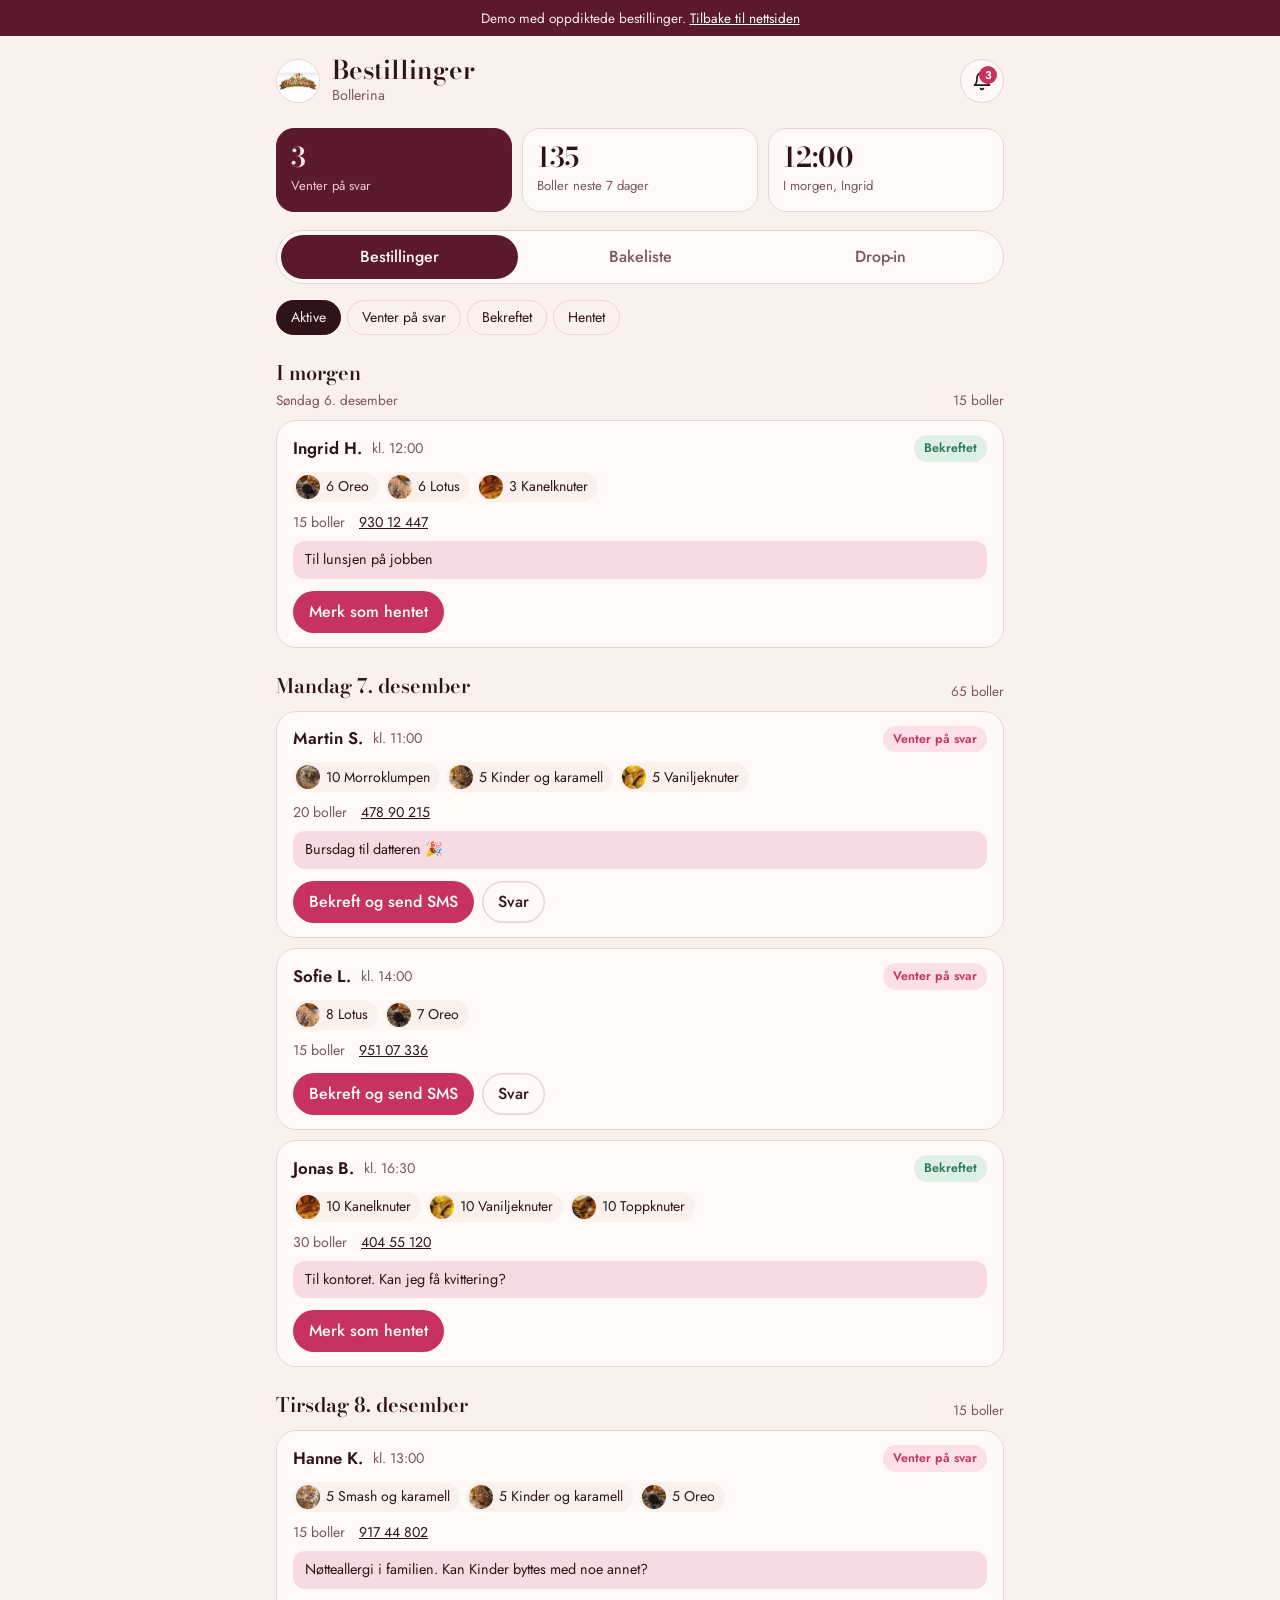
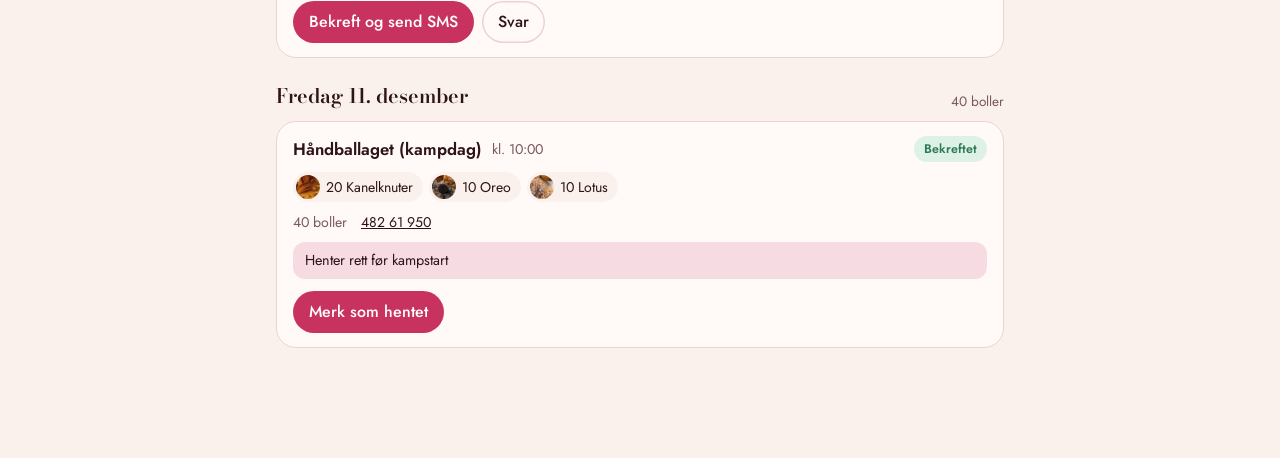
<file: demo/bollerina/oversikt/index.html>
<!DOCTYPE html>
<html lang="no">
<head>
<meta charset="utf-8">
<meta name="robots" content="noindex, nofollow">
<meta name="viewport" content="width=device-width, initial-scale=1, viewport-fit=cover">
<title>Bollerina – bestillinger (demo)</title>
<link rel="preconnect" href="https://fonts.googleapis.com">
<link rel="preconnect" href="https://fonts.gstatic.com" crossorigin>
<link href="https://fonts.googleapis.com/css2?family=Bodoni+Moda:opsz,wght@6..96,600&family=Jost:wght@400;500;600&display=swap" rel="stylesheet">
<style>
:root{
  --bg:#FBF1EC; --paper:#FFFAF7; --blush:#F6DCE2; --rose:#C8325F; --rose-ink:#fff;
  --wine:#5A1A2C; --ink:#2E1419; --muted:#7A585E; --line:#EBD2D5;
  --ok:#2F7A55; --ok-bg:#DDF1E6; --new-bg:#FBE0E8; --done-bg:#ECE6E6;
  --serif:"Bodoni Moda","Didot","Bodoni 72",Georgia,serif;
  --sans:Jost,"Avenir Next",system-ui,-apple-system,"Segoe UI",sans-serif;
  box-sizing:border-box;padding-top:env(safe-area-inset-top,0px);padding-bottom:env(safe-area-inset-bottom,0px);
}
@media (prefers-color-scheme:dark){:root:not([data-theme="light"]){
  --bg:#1D0B11;--paper:#28121A;--blush:#41202A;--rose:#EE6D93;--rose-ink:#1D0B11;--wine:#5E1C30;--ink:#F8E7E9;--muted:#C9A7AE;--line:#46262F;
  --ok:#7FD3A7;--ok-bg:#1E3A2C;--new-bg:#4A1F2C;--done-bg:#33252A;}}
:root[data-theme="dark"]{--bg:#1D0B11;--paper:#28121A;--blush:#41202A;--rose:#EE6D93;--rose-ink:#1D0B11;--wine:#5E1C30;--ink:#F8E7E9;--muted:#C9A7AE;--line:#46262F;
  --ok:#7FD3A7;--ok-bg:#1E3A2C;--new-bg:#4A1F2C;--done-bg:#33252A;}
*,*::before,*::after{box-sizing:border-box}
html{height:auto}
body{margin:0;background:var(--bg);color:var(--ink);font:400 1rem/1.5 var(--sans)}
button{font:inherit;color:inherit}
:focus-visible{outline:3px solid var(--rose);outline-offset:2px;border-radius:8px}
.app{max-width:760px;margin:0 auto;padding:0 16px 100px}
.demo{background:var(--wine);color:#FBE6EA;text-align:center;font-size:.85rem;padding:8px 14px}
.demo a{color:#fff}
.top{display:flex;align-items:center;gap:12px;padding:20px 0 6px}
.top img{width:44px;height:44px;border-radius:50%;object-fit:cover;background:#fff;border:1.5px solid var(--line)}
.top h1{font:600 1.6rem/1.1 var(--serif);margin:0}
.top p{margin:0;color:var(--muted);font-size:.9rem}
.bell{margin-left:auto;position:relative;width:44px;height:44px;border-radius:50%;border:1px solid var(--line);background:var(--paper);display:grid;place-items:center;cursor:pointer}
.bell i{position:absolute;top:6px;right:6px;min-width:18px;height:18px;border-radius:9px;background:var(--rose);color:var(--rose-ink);font:600 .7rem/18px var(--sans);font-style:normal;text-align:center;padding:0 4px}
.sum{display:grid;grid-template-columns:repeat(3,1fr);gap:10px;margin:16px 0 18px}
.sum div{background:var(--paper);border:1px solid var(--line);border-radius:18px;padding:14px}
.sum b{display:block;font:600 1.7rem/1.1 var(--serif)}
@media (max-width:420px){.sum{gap:8px}.sum div{padding:12px 10px}.sum b{font-size:1.45rem}.sum span{font-size:.76rem}.acts button{flex:1}}
.sum span{font-size:.82rem;color:var(--muted)}
.sum .hot{background:var(--wine);border-color:var(--wine);color:#FBE6EA}
.sum .hot span{color:#F2C6D0}
.tabs{display:flex;gap:4px;background:var(--paper);border:1px solid var(--line);border-radius:999px;padding:4px;position:sticky;top:calc(env(safe-area-inset-top,0px) + 8px);z-index:5}
.tabs button{flex:1;border:0;background:transparent;padding:10px 6px;border-radius:999px;font-weight:500;cursor:pointer;color:var(--muted)}
.tabs button[aria-selected="true"]{background:var(--wine);color:#FFF4F2}
.filters{display:flex;flex-wrap:wrap;gap:6px;margin:16px 0 4px}
.filters button{border:1.5px solid var(--line);background:transparent;border-radius:999px;padding:6px 14px;font-size:.88rem;cursor:pointer;white-space:nowrap}
.filters button[aria-pressed="true"]{border-color:var(--ink);background:var(--ink);color:var(--bg)}
.day{margin-top:22px}
.day h2{font:600 1.25rem var(--serif);margin:0 0 10px;display:flex;justify-content:space-between;align-items:flex-end;gap:10px}
.day h2 .dsub{display:block;font:400 .85rem var(--sans);font-style:normal;color:var(--muted);margin-top:2px}
.day h2 small{font:400 .85rem var(--sans);color:var(--muted)}
.order{background:var(--paper);border:1px solid var(--line);border-radius:20px;padding:14px 16px;margin-bottom:10px}
.order.new-in{animation:slidein .5s ease-out}
@keyframes slidein{from{transform:translateY(-12px);opacity:0}}
.oh{display:flex;align-items:center;gap:10px}
.oh b{font-weight:600;font-size:1.05rem}
.time{font-size:.88rem;color:var(--muted)}
.st{margin-left:auto;font-size:.78rem;font-weight:600;padding:4px 10px;border-radius:999px}
.st.ny{background:var(--new-bg);color:var(--rose)}
.st.bekreftet{background:var(--ok-bg);color:var(--ok)}
.st.hentet{background:var(--done-bg);color:var(--muted)}
.order.is-hentet{opacity:.6}
.lines{display:flex;flex-wrap:wrap;gap:6px;margin:10px 0 0}
.lines span{display:inline-flex;align-items:center;gap:6px;background:var(--bg);border-radius:999px;padding:3px 10px 3px 3px;font-size:.88rem}
.lines img{width:24px;height:24px;border-radius:50%}
.meta{display:flex;flex-wrap:wrap;gap:4px 14px;margin-top:10px;font-size:.88rem;color:var(--muted)}
.meta a{color:var(--ink)}
.note{margin-top:8px;font-size:.9rem;background:var(--blush);border-radius:12px;padding:8px 12px}
.acts{display:flex;gap:8px;margin-top:12px}
.acts button{border:0;border-radius:999px;padding:9px 16px;font-weight:500;cursor:pointer}
.acts .pri{background:var(--rose);color:var(--rose-ink)}
.acts .sec{background:transparent;box-shadow:inset 0 0 0 1.5px var(--line)}
.empty{color:var(--muted);text-align:center;padding:30px 0}
.bake{background:var(--paper);border:1px solid var(--line);border-radius:20px;padding:16px;margin-top:14px}
.bake h2{font:600 1.25rem var(--serif);margin:0 0 4px;display:flex;justify-content:space-between;align-items:baseline}
.bake h2 small{font:600 .95rem var(--sans);color:var(--rose)}
.bake .sub{color:var(--muted);font-size:.85rem;margin:0 0 12px}
.row{display:grid;grid-template-columns:34px 1fr 40px;gap:10px;align-items:center;margin:8px 0}
.row img{width:34px;height:34px;border-radius:50%}
.row .bar{height:10px;border-radius:5px;background:var(--bg);overflow:hidden;margin-top:4px}
.row .bar i{display:block;height:100%;background:var(--rose);border-radius:5px}
.row b{text-align:right;font:600 1.15rem var(--serif)}
.row .nm{font-size:.95rem}
.panel{background:var(--paper);border:1px solid var(--line);border-radius:20px;padding:18px;margin-top:16px}
.panel h2{font:600 1.25rem var(--serif);margin:0 0 4px}
.panel p{color:var(--muted);font-size:.92rem;margin:0 0 14px}
.panel label{display:grid;gap:4px;font-weight:500;font-size:.9rem;margin-bottom:12px}
.panel input{font:inherit;color:var(--ink);background:var(--bg);border:1.5px solid var(--line);border-radius:12px;padding:10px 12px}
.panel .pri{border:0;border-radius:999px;padding:12px 20px;font-weight:500;background:var(--rose);color:var(--rose-ink);cursor:pointer}
.live{display:flex;gap:10px;align-items:center;background:var(--bg);border-radius:14px;padding:12px;font-size:.92rem;margin-bottom:14px}
.live .dot{width:10px;height:10px;border-radius:50%;background:var(--rose);box-shadow:0 0 0 5px var(--blush);flex:none}
.toast{position:fixed;left:50%;bottom:calc(20px + env(safe-area-inset-bottom,0px));transform:translate(-50%,calc(100% + 60px));visibility:hidden;background:var(--ink);color:var(--bg);padding:12px 18px;border-radius:16px;font-size:.92rem;max-width:calc(100% - 32px);box-shadow:0 14px 30px -10px rgba(0,0,0,.4);transition:transform .3s;z-index:30}
.toast.show{transform:translate(-50%,0);visibility:visible}
.push{visibility:hidden;position:fixed;left:50%;top:calc(12px + env(safe-area-inset-top,0px));transform:translate(-50%,-160%);width:min(420px,calc(100% - 24px));background:var(--paper);border:1px solid var(--line);border-radius:18px;padding:12px 14px;display:flex;gap:12px;align-items:center;box-shadow:0 20px 40px -14px rgba(0,0,0,.35);transition:transform .4s;z-index:40;cursor:pointer}
.push.show{transform:translate(-50%,0);visibility:visible}
.push img{width:38px;height:38px;border-radius:10px;background:#fff}
.push b{display:block;font-size:.92rem}
.push span{font-size:.86rem;color:var(--muted)}
@media (prefers-reduced-motion:reduce){*{animation:none!important;transition:none!important}}
</style>
</head>
<body>
<div class="demo">Demo med oppdiktede bestillinger. <a href="../">Tilbake til nettsiden</a></div>
<div class="push" id="push" role="alert"><img src="[data-uri]" alt=""><div><b id="pushT"></b><span id="pushS"></span></div></div>
<div class="app">
  <div class="top">
    <img src="[data-uri]" alt="">
    <div><h1>Bestillinger</h1><p>Bollerina</p></div>
    <button class="bell" id="bell" aria-label="Nye bestillinger"><svg width="20" height="20" viewBox="0 0 24 24" fill="none" stroke="currentColor" stroke-width="2" stroke-linecap="round" stroke-linejoin="round"><path d="M6 8a6 6 0 0 1 12 0c0 7 3 9 3 9H3s3-2 3-9"/><path d="M10.3 21a1.94 1.94 0 0 0 3.4 0"/></svg><i id="bellN">0</i></button>
  </div>
  <div class="sum">
    <div class="hot"><b id="sNew">0</b><span>Venter på svar</span></div>
    <div><b id="sWeek">0</b><span>Boller neste 7 dager</span></div>
    <div><b id="sNext">–</b><span id="sNextL">Neste henting</span></div>
  </div>
  <div class="tabs" role="tablist">
    <button role="tab" aria-selected="true" data-tab="orders">Bestillinger</button>
    <button role="tab" aria-selected="false" data-tab="bake">Bakeliste</button>
    <button role="tab" aria-selected="false" data-tab="dropin">Drop-in</button>
  </div>
  <div id="v-orders">
    <div class="filters" id="filters">
      <button aria-pressed="true" data-f="aktive">Aktive</button>
      <button aria-pressed="false" data-f="ny">Venter på svar</button>
      <button aria-pressed="false" data-f="bekreftet">Bekreftet</button>
      <button aria-pressed="false" data-f="hentet">Hentet</button>
    </div>
    <div id="list"></div>
  </div>
  <div id="v-bake" hidden></div>
  <div id="v-dropin" hidden>
    <div class="panel">
      <h2>Neste drop-in</h2>
      <p>Det du skriver her vises på nettsiden med en gang.</p>
      <div class="live"><span class="dot"></span><span>Nå på nettsiden: <b id="liveTxt"></b></span></div>
      <label>Dag<input id="dDag"></label>
      <label>Fra klokka<input id="dTid" value="15:00"></label>
      <button class="pri" id="dSave">Oppdater nettsiden</button>
    </div>
    <div class="panel">
      <h2>Minste bestilling</h2>
      <p>Gjelder bestillinger utenom drop-in.</p>
      <label>Antall boller<input id="dMin" type="number" value="15" min="1"></label>
    </div>
  </div>
</div>
<div class="toast" id="toast" role="status"></div>
<script>
const T={"lotusmix": "[data-uri]", "lotusoreo": "[data-uri]", "morro": "[data-uri]", "karamell": "[data-uri]", "toppknuter": "[data-uri]", "skaal": "[data-uri]", "kanel": "[data-uri]", "vanilje": "[data-uri]"};
const BUNS={"Oreo":"lotusmix","Lotus":"lotusoreo","Morroklumpen":"morro","Kinder og karamell":"karamell","Toppknuter":"toppknuter","Smash og karamell":"skaal","Kanelknuter":"kanel","Vaniljeknuter":"vanilje"};
const today=new Date();today.setHours(0,0,0,0);
const day=o=>{const d=new Date(today);d.setDate(d.getDate()+o);return d};
const fmt=d=>{const s=d.toLocaleDateString("nb-NO",{weekday:"long",day:"numeric",month:"long"});return s.charAt(0).toUpperCase()+s.slice(1)};
const rel=o=>o===0?"I dag":o===1?"I morgen":fmt(day(o)).split(" ")[0];
let orders=[
 {id:1,o:0,t:"17:00",n:"Emma R.",tel:"412 33 908",it:{"Lotus":15},c:"",s:"hentet"},
 {id:2,o:1,t:"12:00",n:"Ingrid H.",tel:"930 12 447",it:{"Oreo":6,"Lotus":6,"Kanelknuter":3},c:"Til lunsjen på jobben",s:"bekreftet"},
 {id:3,o:2,t:"11:00",n:"Martin S.",tel:"478 90 215",it:{"Morroklumpen":10,"Kinder og karamell":5,"Vaniljeknuter":5},c:"Bursdag til datteren 🎉",s:"ny"},
 {id:4,o:2,t:"14:00",n:"Sofie L.",tel:"951 07 336",it:{"Lotus":8,"Oreo":7},c:"",s:"ny"},
 {id:5,o:2,t:"16:30",n:"Jonas B.",tel:"404 55 120",it:{"Kanelknuter":10,"Vaniljeknuter":10,"Toppknuter":10},c:"Til kontoret. Kan jeg få kvittering?",s:"bekreftet"},
 {id:6,o:3,t:"13:00",n:"Hanne K.",tel:"917 44 802",it:{"Smash og karamell":5,"Kinder og karamell":5,"Oreo":5},c:"Nøtteallergi i familien. Kan Kinder byttes med noe annet?",s:"ny"},
 {id:7,o:6,t:"10:00",n:"Håndballaget (kampdag)",tel:"482 61 950",it:{"Kanelknuter":20,"Oreo":10,"Lotus":10},c:"Henter rett før kampstart",s:"bekreftet"}];
const incoming={id:8,o:3,t:"10:00",n:"Thea M.",tel:"466 18 073",it:{"Morroklumpen":8,"Toppknuter":7},c:"Første gang jeg bestiller!",s:"ny",fresh:true};
let filter="aktive";
const $=id=>document.getElementById(id);
const cnt=o=>Object.values(o.it).reduce((a,b)=>a+b,0);
function toast(m){const t=$("toast");t.textContent=m;t.classList.add("show");clearTimeout(t._h);t._h=setTimeout(()=>t.classList.remove("show"),2800)}
function card(o){
  const lines=Object.entries(o.it).map(([k,v])=>`<span><img src="${T[BUNS[k]]}" alt="">${v} ${k}</span>`).join("");
  const lbl={ny:"Venter på svar",bekreftet:"Bekreftet",hentet:"Hentet"}[o.s];
  const act=o.s==="ny"?`<button class="pri" data-a="confirm" data-id="${o.id}">Bekreft og send SMS</button><button class="sec" data-a="msg" data-id="${o.id}">Svar</button>`
   :o.s==="bekreftet"?`<button class="pri" data-a="picked" data-id="${o.id}">Merk som hentet</button>`
   :`<button class="sec" data-a="undo" data-id="${o.id}">Angre</button>`;
  return `<article class="order is-${o.s}${o.fresh?" new-in":""}"><div class="oh"><b>${o.n}</b><span class="time">kl. ${o.t}</span><span class="st ${o.s}">${lbl}</span></div>
  <div class="lines">${lines}</div>
  <div class="meta"><span>${cnt(o)} boller</span><a href="tel:${o.tel.replace(/ /g,"")}">${o.tel}</a></div>
  ${o.c?`<div class="note">${o.c}</div>`:""}<div class="acts">${act}</div></article>`;
}
function render(){
  const act=orders.filter(o=>o.s!=="hentet");
  const nNew=orders.filter(o=>o.s==="ny").length;
  $("sNew").textContent=nNew;$("bellN").textContent=nNew;$("bellN").hidden=!nNew;
  $("sWeek").textContent=act.filter(o=>o.o<=7).reduce((a,o)=>a+cnt(o),0);
  const nx=act.slice().sort((a,b)=>a.o-b.o||a.t.localeCompare(b.t))[0];
  $("sNext").textContent=nx?nx.t:"–";$("sNextL").textContent=nx?rel(nx.o)+", "+nx.n.split(" ")[0]:"Ingen hentinger";
  const shown=orders.filter(o=>filter==="aktive"?o.s!=="hentet":o.s===filter);
  const days=[...new Set(shown.map(o=>o.o))].sort((a,b)=>a-b);
  $("list").innerHTML=days.length?days.map(d=>{const os=shown.filter(o=>o.o===d).sort((a,b)=>a.t.localeCompare(b.t));
    return `<div class="day"><h2><span>${d<=1?rel(d)+'<em class="dsub">'+fmt(day(d))+'</em>':fmt(day(d))}</span><small>${os.reduce((a,o)=>a+cnt(o),0)} boller</small></h2>${os.map(card).join("")}</div>`}).join(""):`<p class="empty">Ingen bestillinger her.</p>`;
  orders.forEach(o=>delete o.fresh);
  // bakeliste
  const bd=[...new Set(act.map(o=>o.o))].sort((a,b)=>a-b);
  $("v-bake").innerHTML=bd.map(d=>{const sum={};act.filter(o=>o.o===d).forEach(o=>Object.entries(o.it).forEach(([k,v])=>sum[k]=(sum[k]||0)+v));
    const rows=Object.entries(sum).sort((a,b)=>b[1]-a[1]);const max=rows[0][1],tot=rows.reduce((a,r)=>a+r[1],0);
    const nOrd=act.filter(o=>o.o===d).length;
    return `<div class="bake"><h2>${rel(d)}<small>${tot} boller</small></h2><p class="sub">${fmt(day(d))}. ${nOrd} ${nOrd===1?"bestilling":"bestillinger"}.</p>${rows.map(([k,v])=>`<div class="row"><img src="${T[BUNS[k]]}" alt=""><div><div class="nm">${k}</div><div class="bar"><i style="width:${v/max*100}%"></i></div></div><b>${v}</b></div>`).join("")}</div>`}).join("");
}
$("list").addEventListener("click",e=>{const b=e.target.closest("[data-a]");if(!b)return;const o=orders.find(x=>x.id==b.dataset.id);const f=o.n.split(" ")[0];
  if(b.dataset.a==="confirm"){o.s="bekreftet";toast(`Bekreftelse sendt på SMS til ${f}`)}
  else if(b.dataset.a==="picked"){o.s="hentet";toast(`${f} har hentet. Fint!`)}
  else if(b.dataset.a==="undo"){o.s="bekreftet";toast("Angret")}
  else if(b.dataset.a==="msg"){toast(`Her kan du skrive en SMS til ${f}`)}
  render();});
$("filters").addEventListener("click",e=>{const b=e.target.closest("button");if(!b)return;filter=b.dataset.f;
  [...$("filters").children].forEach(x=>x.setAttribute("aria-pressed",x===b));render();});
document.querySelector(".tabs").addEventListener("click",e=>{const b=e.target.closest("button");if(!b)return;
  document.querySelectorAll(".tabs button").forEach(x=>x.setAttribute("aria-selected",x===b));
  ["orders","bake","dropin"].forEach(v=>$("v-"+v).hidden=v!==b.dataset.tab);});
$("bell").addEventListener("click",()=>{document.querySelector('[data-tab="orders"]').click();$("filters").children[1].click();});
// drop-in
const dd=day(1);$("dDag").value=fmt(dd);
const setLive=()=>$("liveTxt").textContent=`${$("dDag").value.toLowerCase()} fra kl. ${$("dTid").value}`;setLive();
$("dSave").addEventListener("click",()=>{setLive();toast("Nettsiden er oppdatert")});
// simulert ny bestilling
setTimeout(()=>{orders.push(incoming);render();
  $("pushT").textContent="Ny bestilling fra Thea M.";$("pushS").textContent=`${cnt(incoming)} boller, ${rel(incoming.o).toLowerCase()} kl. ${incoming.t}`;
  const p=$("push");p.classList.add("show");setTimeout(()=>p.classList.remove("show"),5000);
  p.onclick=()=>{p.classList.remove("show");$("bell").click()};},6000);
render();
</script>
</body>
</html>
</file>
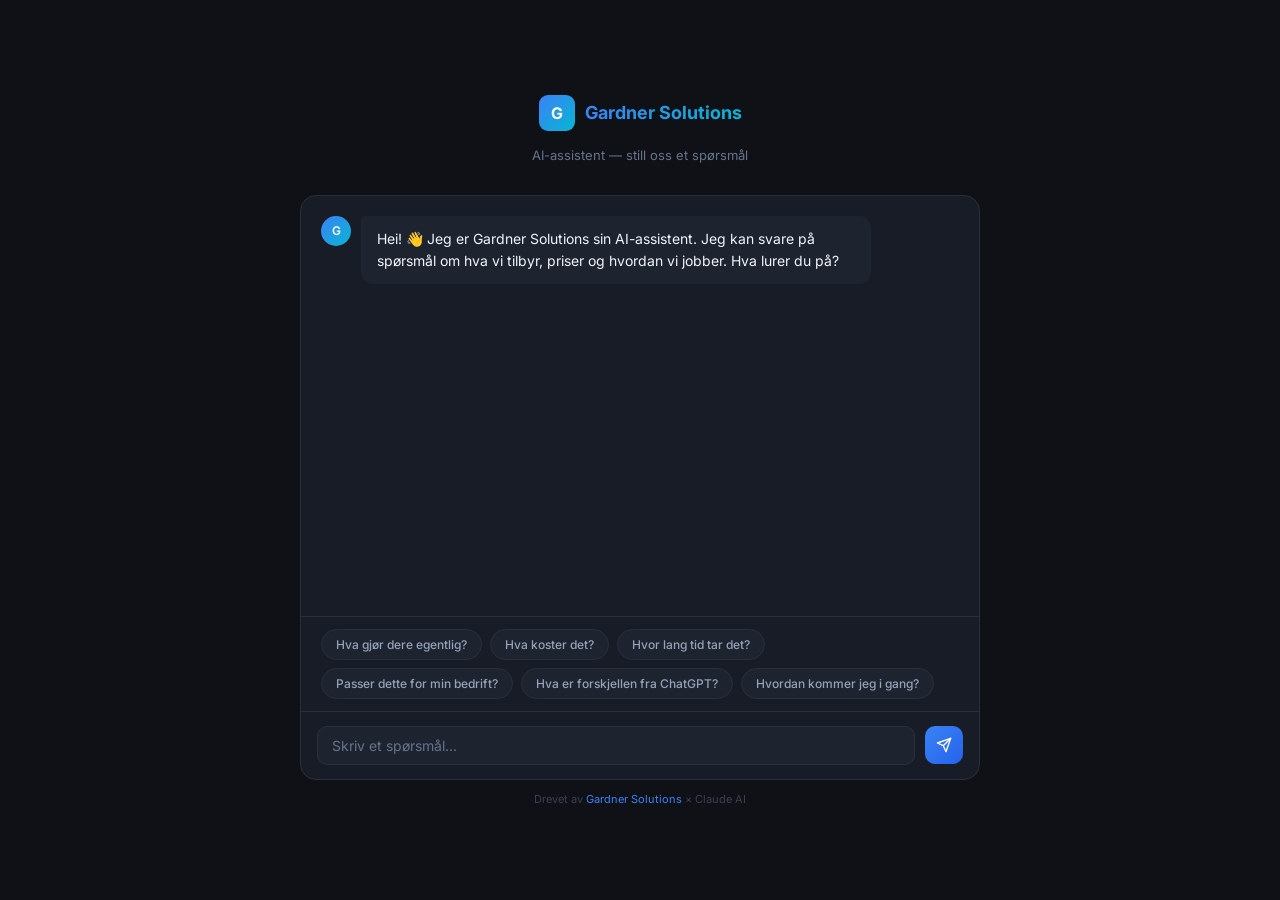
<file: chatbot.html>
<!DOCTYPE html>
<html lang="no">
<head>
<meta charset="utf-8">
<meta name="viewport" content="width=device-width, initial-scale=1">
<title>Gardner Solutions — AI-assistent</title>
<link href="https://fonts.googleapis.com/css2?family=Inter:wght@400;500;600;700&display=swap" rel="stylesheet">
<style>
*{box-sizing:border-box;margin:0;padding:0}
body{font-family:'Inter',sans-serif;background:#0f1117;color:#f1f5f9;min-height:100vh;display:flex;flex-direction:column;align-items:center;justify-content:center;padding:20px}
.container{width:100%;max-width:680px}
.header{text-align:center;margin-bottom:32px}
.logo{display:flex;align-items:center;justify-content:center;gap:10px;margin-bottom:16px}
.logo-icon{width:36px;height:36px;background:linear-gradient(135deg,#3b82f6,#06b6d4);border-radius:9px;display:flex;align-items:center;justify-content:center;font-size:16px;font-weight:700;color:#fff}
.logo-text{font-size:18px;font-weight:700;background:linear-gradient(90deg,#3b82f6,#06b6d4);-webkit-background-clip:text;-webkit-text-fill-color:transparent;background-clip:text}
.subtitle{font-size:13px;color:#64748b;margin-top:6px}
.chat-box{background:#181c27;border:1px solid #2a2f3d;border-radius:16px;overflow:hidden}
.messages{height:420px;overflow-y:auto;padding:20px;display:flex;flex-direction:column;gap:14px}
.messages::-webkit-scrollbar{width:4px}
.messages::-webkit-scrollbar-thumb{background:#2a2f3d;border-radius:4px}
.msg{display:flex;gap:10px;align-items:flex-start}
.msg.user{flex-direction:row-reverse}
.avatar{width:30px;height:30px;border-radius:50%;flex-shrink:0;display:flex;align-items:center;justify-content:center;font-size:12px;font-weight:600}
.avatar.ai{background:linear-gradient(135deg,#3b82f6,#06b6d4);color:#fff}
.avatar.user{background:#1e2330;color:#94a3b8;border:1px solid #2a2f3d}
.bubble{max-width:80%;padding:12px 16px;border-radius:12px;font-size:14px;line-height:1.6}
.msg.ai .bubble{background:#1e2330;color:#f1f5f9;border-radius:4px 12px 12px 12px}
.msg.user .bubble{background:linear-gradient(135deg,#3b82f6,#2563eb);color:#fff;border-radius:12px 4px 12px 12px}
.typing{display:flex;gap:4px;align-items:center;padding:12px 16px;background:#1e2330;border-radius:4px 12px 12px 12px;width:fit-content}
.typing span{width:7px;height:7px;background:#3b82f6;border-radius:50%;animation:bounce .9s infinite}
.typing span:nth-child(2){animation-delay:.2s}
.typing span:nth-child(3){animation-delay:.4s}
@keyframes bounce{0%,60%,100%{transform:translateY(0)}30%{transform:translateY(-8px)}}
.suggestions{padding:12px 20px;border-top:1px solid #2a2f3d;display:flex;flex-wrap:wrap;gap:8px}
.suggestion{background:#1e2330;border:1px solid #2a2f3d;border-radius:20px;padding:7px 14px;font-size:12px;font-weight:500;color:#94a3b8;cursor:pointer;transition:all .2s;white-space:nowrap}
.suggestion:hover{border-color:#3b82f6;color:#3b82f6;background:#1a2035}
.input-area{padding:14px 16px;border-top:1px solid #2a2f3d;display:flex;gap:10px;align-items:center}
.input-area input{flex:1;background:#1e2330;border:1px solid #2a2f3d;border-radius:10px;padding:10px 14px;color:#f1f5f9;font-size:14px;font-family:inherit;outline:none;transition:border-color .2s}
.input-area input:focus{border-color:#3b82f6}
.input-area input::placeholder{color:#64748b}
.send-btn{width:38px;height:38px;background:linear-gradient(135deg,#3b82f6,#2563eb);border:none;border-radius:10px;cursor:pointer;display:flex;align-items:center;justify-content:center;transition:all .2s;flex-shrink:0}
.send-btn:hover{transform:translateY(-1px);box-shadow:0 4px 14px rgba(59,130,246,.4)}
.send-btn svg{width:16px;height:16px;fill:none;stroke:#fff;stroke-width:2;stroke-linecap:round;stroke-linejoin:round}
.powered{text-align:center;font-size:11px;color:#374151;margin-top:12px}
.powered span{color:#3b82f6}
</style>
</head>
<body>
<div class="container">
  <div class="header">
    <div class="logo">
      <div class="logo-icon">G</div>
      <span class="logo-text">Gardner Solutions</span>
    </div>
    <div class="subtitle">AI-assistent — still oss et spørsmål</div>
  </div>

  <div class="chat-box">
    <div class="messages" id="messages">
      <div class="msg ai">
        <div class="avatar ai">G</div>
        <div class="bubble">Hei! 👋 Jeg er Gardner Solutions sin AI-assistent. Jeg kan svare på spørsmål om hva vi tilbyr, priser og hvordan vi jobber. Hva lurer du på?</div>
      </div>
    </div>

    <div class="suggestions" id="suggestions">
      <div class="suggestion" onclick="sendSuggestion(this)">Hva gjør dere egentlig?</div>
      <div class="suggestion" onclick="sendSuggestion(this)">Hva koster det?</div>
      <div class="suggestion" onclick="sendSuggestion(this)">Hvor lang tid tar det?</div>
      <div class="suggestion" onclick="sendSuggestion(this)">Passer dette for min bedrift?</div>
      <div class="suggestion" onclick="sendSuggestion(this)">Hva er forskjellen fra ChatGPT?</div>
      <div class="suggestion" onclick="sendSuggestion(this)">Hvordan kommer jeg i gang?</div>
    </div>

    <div class="input-area">
      <input type="text" id="userInput" placeholder="Skriv et spørsmål..." onkeydown="if(event.key==='Enter')sendMessage()">
      <button class="send-btn" onclick="sendMessage()">
        <svg viewBox="0 0 24 24"><line x1="22" y1="2" x2="11" y2="13"/><polygon points="22 2 15 22 11 13 2 9 22 2"/></svg>
      </button>
    </div>
  </div>

  <div class="powered">Drevet av <span>Gardner Solutions</span> × Claude AI</div>
</div>

<script>
const SYSTEM_PROMPT = `Du er en hjelpsom AI-assistent for Gardner Solutions, et norsk AI-automatiseringsfirma basert i Stavanger. Du svarer kun på norsk og er profesjonell, vennlig og konkret.

Om Gardner Solutions:
- Firma: Longum-Gardner Solutions ENK, org.nr 937 948 883
- Grunnlagt: Juni 2026 av Lucas Longum-Gardner (18 år)
- Spesialisering: Skreddersydde AI-automatiseringsløsninger for norske SMB-er
- Målgruppe: Håndverkere, byggebedrifter, rådgivningsfirmaer og andre småbedrifter i Norge

Tjenester vi tilbyr:
- AI-chatboter til nettsider (svarer på kundehenvendelser 24/7)
- Faktura- og automatiseringsapper
- Dataflyt mellom systemer
- Skreddersydde AI-verktøy tilpasset bedriftens behov

Priser:
- Varierer etter prosjektets omfang og kompleksitet
- Enkle løsninger som chatbot eller faktura-app: 7 000–15 000 kr per prosjekt
- Mer komplekse automatiseringer: Flere titalls tusen kroner
- ALLE løsninger inkluderer månedlig vedlikehold, oppdateringer og support for en fast månedlig pris
- Kontakt oss for et uforpliktende tilbud

Referanseprosjekt:
- Bygget en komplett faktura-app for Steven M Jones Snekkerservice i Stavanger (juni 2026)
- Appen sender profesjonelle fakturaer direkte til kunder via e-post

Kontakt:
- E-post: gardner.ai.automation@gmail.com
- Nettside: gardnersolutions.no

Viktig: Svar kort og konkret (maks 3-4 setninger). Ikke gjenta deg selv. Hvis noen vil ha tilbud eller møte, send dem til gardner.ai.automation@gmail.com.`;

let history = [];

function addMessage(text, role) {
  const msgs = document.getElementById('messages');
  const div = document.createElement('div');
  div.className = `msg ${role}`;
  const initial = role === 'ai' ? 'G' : 'Deg';
  div.innerHTML = `<div class="avatar ${role}">${initial}</div><div class="bubble">${text}</div>`;
  msgs.appendChild(div);
  msgs.scrollTop = msgs.scrollHeight;
}

function showTyping() {
  const msgs = document.getElementById('messages');
  const div = document.createElement('div');
  div.className = 'msg ai';
  div.id = 'typing';
  div.innerHTML = `<div class="avatar ai">G</div><div class="typing"><span></span><span></span><span></span></div>`;
  msgs.appendChild(div);
  msgs.scrollTop = msgs.scrollHeight;
}

function removeTyping() {
  const t = document.getElementById('typing');
  if (t) t.remove();
}

function sendSuggestion(el) {
  const text = el.textContent;
  document.getElementById('suggestions').style.display = 'none';
  send(text);
}

function sendMessage() {
  const input = document.getElementById('userInput');
  const text = input.value.trim();
  if (!text) return;
  input.value = '';
  document.getElementById('suggestions').style.display = 'none';
  send(text);
}

async function send(text) {
  addMessage(text, 'user');
  history.push({ role: 'user', content: text });
  showTyping();

  try {
    const res = await fetch('https://api.anthropic.com/v1/messages', {
      method: 'POST',
      headers: { 'Content-Type': 'application/json' },
      body: JSON.stringify({
        model: 'claude-sonnet-4-6',
        max_tokens: 1000,
        system: SYSTEM_PROMPT,
        messages: history
      })
    });
    const data = await res.json();
    const reply = data.content[0].text;
    history.push({ role: 'assistant', content: reply });
    removeTyping();
    addMessage(reply, 'ai');
  } catch (e) {
    removeTyping();
    addMessage('Beklager, noe gikk galt. Prøv igjen eller kontakt oss på gardner.ai.automation@gmail.com', 'ai');
  }
}
</script>
</body>
</html>
</file>
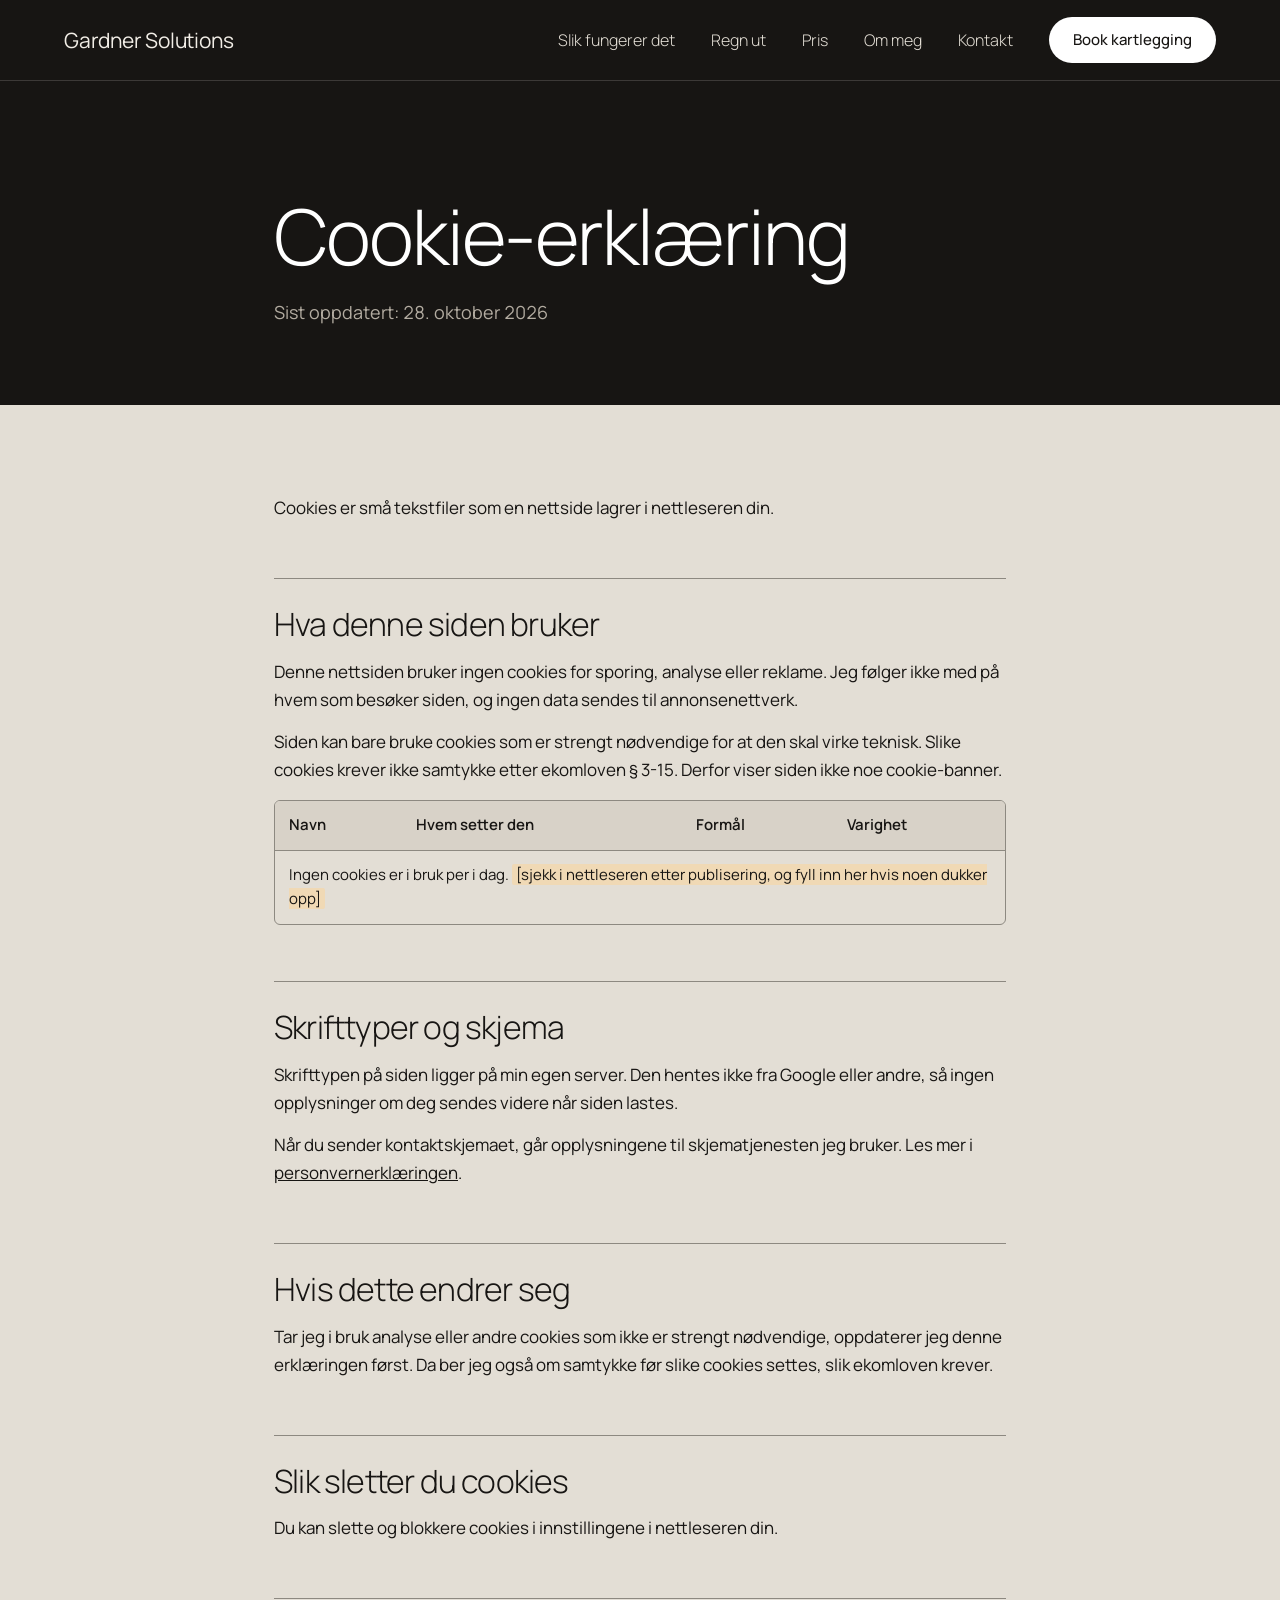
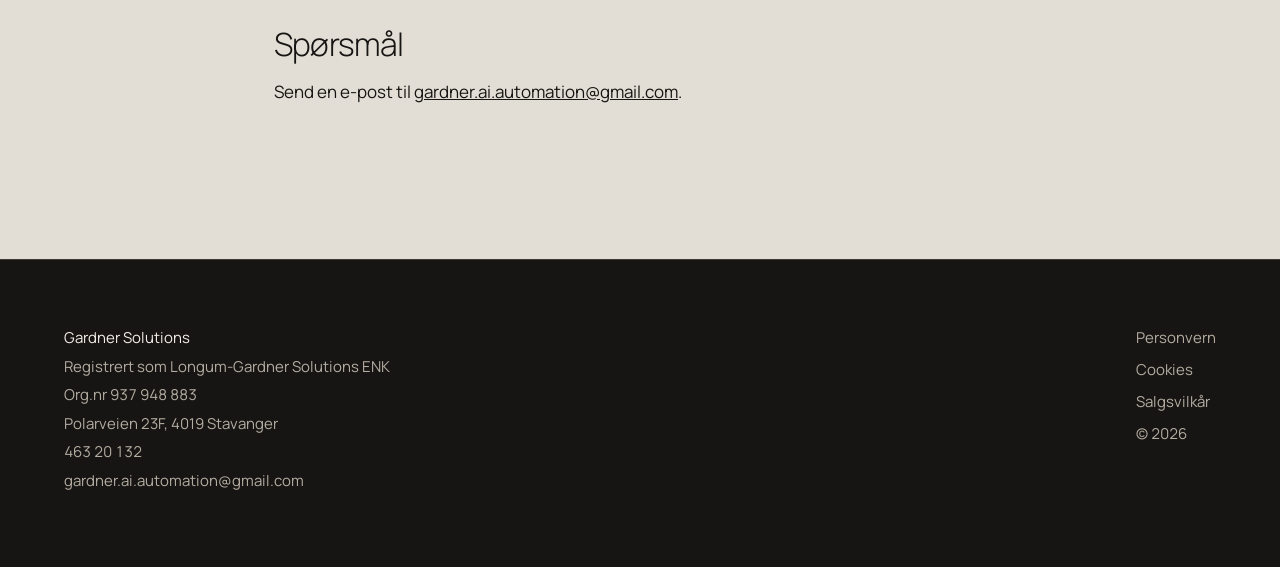
<file: cookies.html>
<!doctype html>
<html lang="no">
<head>
<meta charset="utf-8">
<meta name="viewport" content="width=device-width, initial-scale=1">
<title>Cookie-erklæring – Gardner Solutions</title>
<meta name="description" content="Gardner Solutions bruker ingen cookies for sporing eller analyse. Her er hva siden bruker.">
<link rel="canonical" href="https://gardnersolutions.no/cookies">
<meta name="theme-color" content="#171513">
<meta property="og:type" content="website">
<meta property="og:locale" content="nb_NO">
<meta property="og:site_name" content="Gardner Solutions">
<meta property="og:title" content="Cookie-erklæring – Gardner Solutions">
<meta property="og:description" content="Gardner Solutions bruker ingen cookies for sporing eller analyse. Her er hva siden bruker.">
<meta property="og:url" content="https://gardnersolutions.no/cookies">
<meta property="og:image" content="https://gardnersolutions.no/images/og-bilde.jpg">
<meta property="og:image:width" content="1200">
<meta property="og:image:height" content="630">
<meta name="twitter:card" content="summary_large_image">
<link rel="icon" href="favicon.svg" type="image/svg+xml">
<link rel="icon" href="favicon-32.png" sizes="32x32" type="image/png">
<link rel="apple-touch-icon" href="apple-touch-icon.png">
<link rel="preload" href="assets/fonts/manrope.woff2" as="font" type="font/woff2" crossorigin>
<link rel="stylesheet" href="assets/style.css">
<script>document.documentElement.classList.add("js")</script>
</head>
<body>
<a class="hopp" href="#hoved">Hopp til innholdet</a>

<header class="topp">
  <div class="innhold">
    <a class="logo" href="index.html">Gardner Solutions</a>
    <nav aria-label="Hovedmeny">
      <a href="index.html#slik">Slik fungerer det</a>
      <a href="index.html#regn-ut">Regn ut</a>
      <a href="index.html#pris">Pris</a>
      <a href="index.html#om">Om meg</a>
      <a href="index.html#kontakt">Kontakt</a>
      <a class="knapp" href="index.html#kontakt">Book kartlegging</a>
    </nav>
    <div class="topp-mobil">
      <a class="knapp" href="index.html#kontakt">Book kartlegging</a>
      <button class="meny-knapp" type="button" aria-expanded="false" aria-controls="meny-panel" aria-label="Åpne meny">
        <svg class="ikon-apne" width="22" height="14" viewBox="0 0 22 14" aria-hidden="true"><path d="M0 1h22M0 7h22M0 13h22" stroke="currentColor" stroke-width="1.25"/></svg><svg class="ikon-lukk" width="18" height="18" viewBox="0 0 18 18" aria-hidden="true"><path d="M1 1l16 16M17 1L1 17" stroke="currentColor" stroke-width="1.25"/></svg>
      </button>
    </div>
  </div>
</header>
<div class="meny-panel" id="meny-panel">
  <ul>
    <li><a href="index.html#slik">Slik fungerer det</a></li>
    <li><a href="index.html#regn-ut">Regn ut</a></li>
    <li><a href="index.html#pris">Pris</a></li>
    <li><a href="index.html#om">Om meg</a></li>
    <li><a href="index.html#kontakt">Kontakt</a></li>
  </ul>
  <a class="knapp" href="index.html#kontakt">Book kartlegging</a>
</div>

<!-- Utkast – skal gjennomgås -->
<main id="hoved">
  <section class="side-topp">
    <div class="innhold">
      <h1>Cookie-erklæring</h1>
      <p class="num">Sist oppdatert: 28. oktober 2026</p>
    </div>
  </section>
  <section class="juridisk lys">
    <div class="innhold">


    <p>Cookies er små tekstfiler som en nettside lagrer i nettleseren din.</p>

    <h2>Hva denne siden bruker</h2>
    <p>Denne nettsiden bruker ingen cookies for sporing, analyse eller reklame. Jeg følger ikke med på hvem som besøker siden, og ingen data sendes til annonsenettverk.</p>
    <p>Siden kan bare bruke cookies som er strengt nødvendige for at den skal virke teknisk. Slike cookies krever ikke samtykke etter ekomloven § 3-15. Derfor viser siden ikke noe cookie-banner.</p>

    <div class="tabell-boks">
      <table>
        <thead>
          <tr><th scope="col">Navn</th><th scope="col">Hvem setter den</th><th scope="col">Formål</th><th scope="col">Varighet</th></tr>
        </thead>
        <tbody>
          <tr><td colspan="4">Ingen cookies er i bruk per i dag. <span class="plass">[sjekk i nettleseren etter publisering, og fyll inn her hvis noen dukker opp]</span></td></tr>
        </tbody>
      </table>
    </div>

    <h2>Skrifttyper og skjema</h2>
    <p>Skrifttypen på siden ligger på min egen server. Den hentes ikke fra Google eller andre, så ingen opplysninger om deg sendes videre når siden lastes.</p>
    <p>Når du sender kontaktskjemaet, går opplysningene til skjematjenesten jeg bruker. Les mer i <a href="personvern.html">personvernerklæringen</a>.</p>

    <h2>Hvis dette endrer seg</h2>
    <p>Tar jeg i bruk analyse eller andre cookies som ikke er strengt nødvendige, oppdaterer jeg denne erklæringen først. Da ber jeg også om samtykke før slike cookies settes, slik ekomloven krever.</p>

    <h2>Slik sletter du cookies</h2>
    <p>Du kan slette og blokkere cookies i innstillingene i nettleseren din.</p>

    <h2>Spørsmål</h2>
    <p>Send en e-post til <a href="mailto:gardner.ai.automation@gmail.com">gardner.ai.automation@gmail.com</a>.</p>
    </div>
  </section>
</main>

<footer class="bunn">
  <div class="innhold">
    <address style="font-style: normal">
      <span class="firma">Gardner Solutions</span><br>
      Registrert som Longum-Gardner Solutions ENK<br>
      <span class="num">Org.nr 937 948 883</span><br>
      Polarveien 23F, 4019 Stavanger<br>
      <a href="tel:+4746320132" class="num">463 20 132</a><br>
      <a href="mailto:gardner.ai.automation@gmail.com">gardner.ai.automation@gmail.com</a>
    </address>
    <nav aria-label="Juridisk">
      <ul>
        <li><a href="personvern.html">Personvern</a></li>
        <li><a href="cookies.html" aria-current="page">Cookies</a></li>
        <li><a href="salgsvilkar.html">Salgsvilkår</a></li>
        <li class="num">© 2026</li>
      </ul>
    </nav>
  </div>
</footer>

<script src="assets/main.js" defer></script>
</body>
</html>
</file>
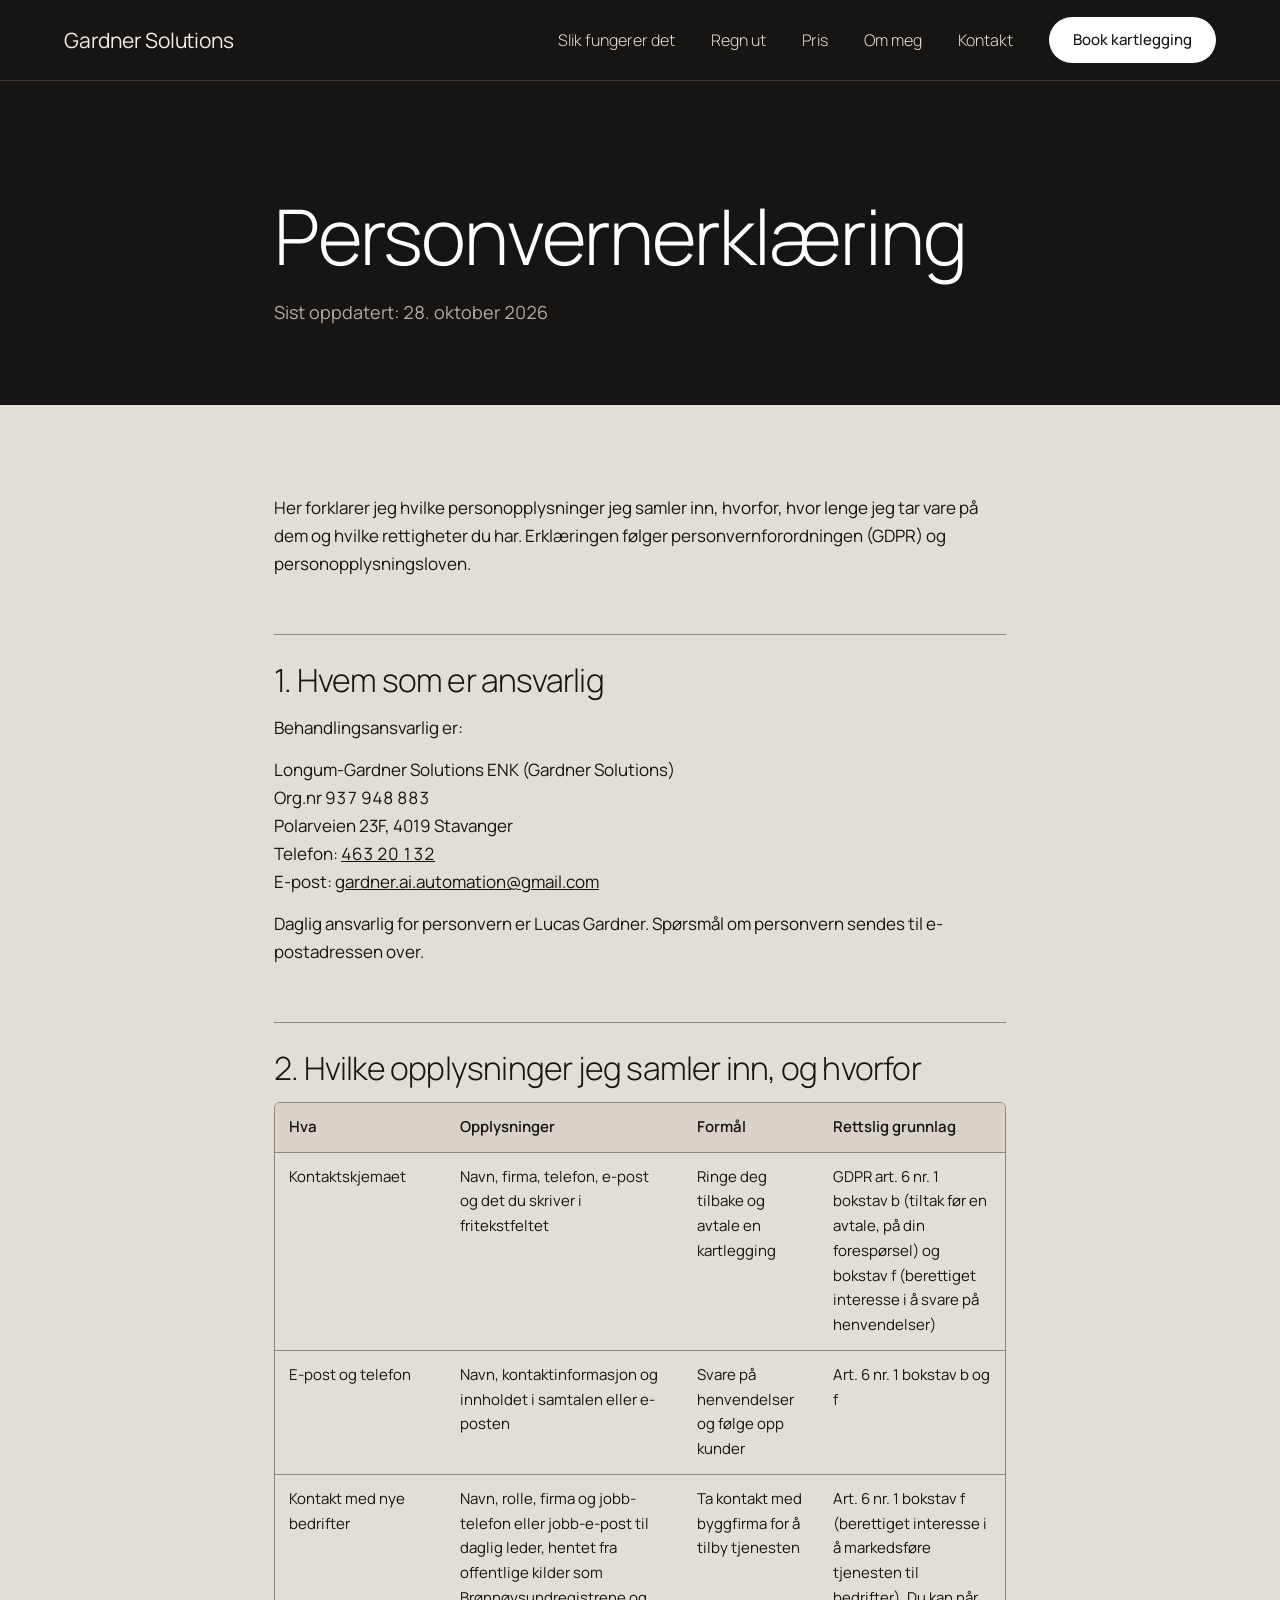
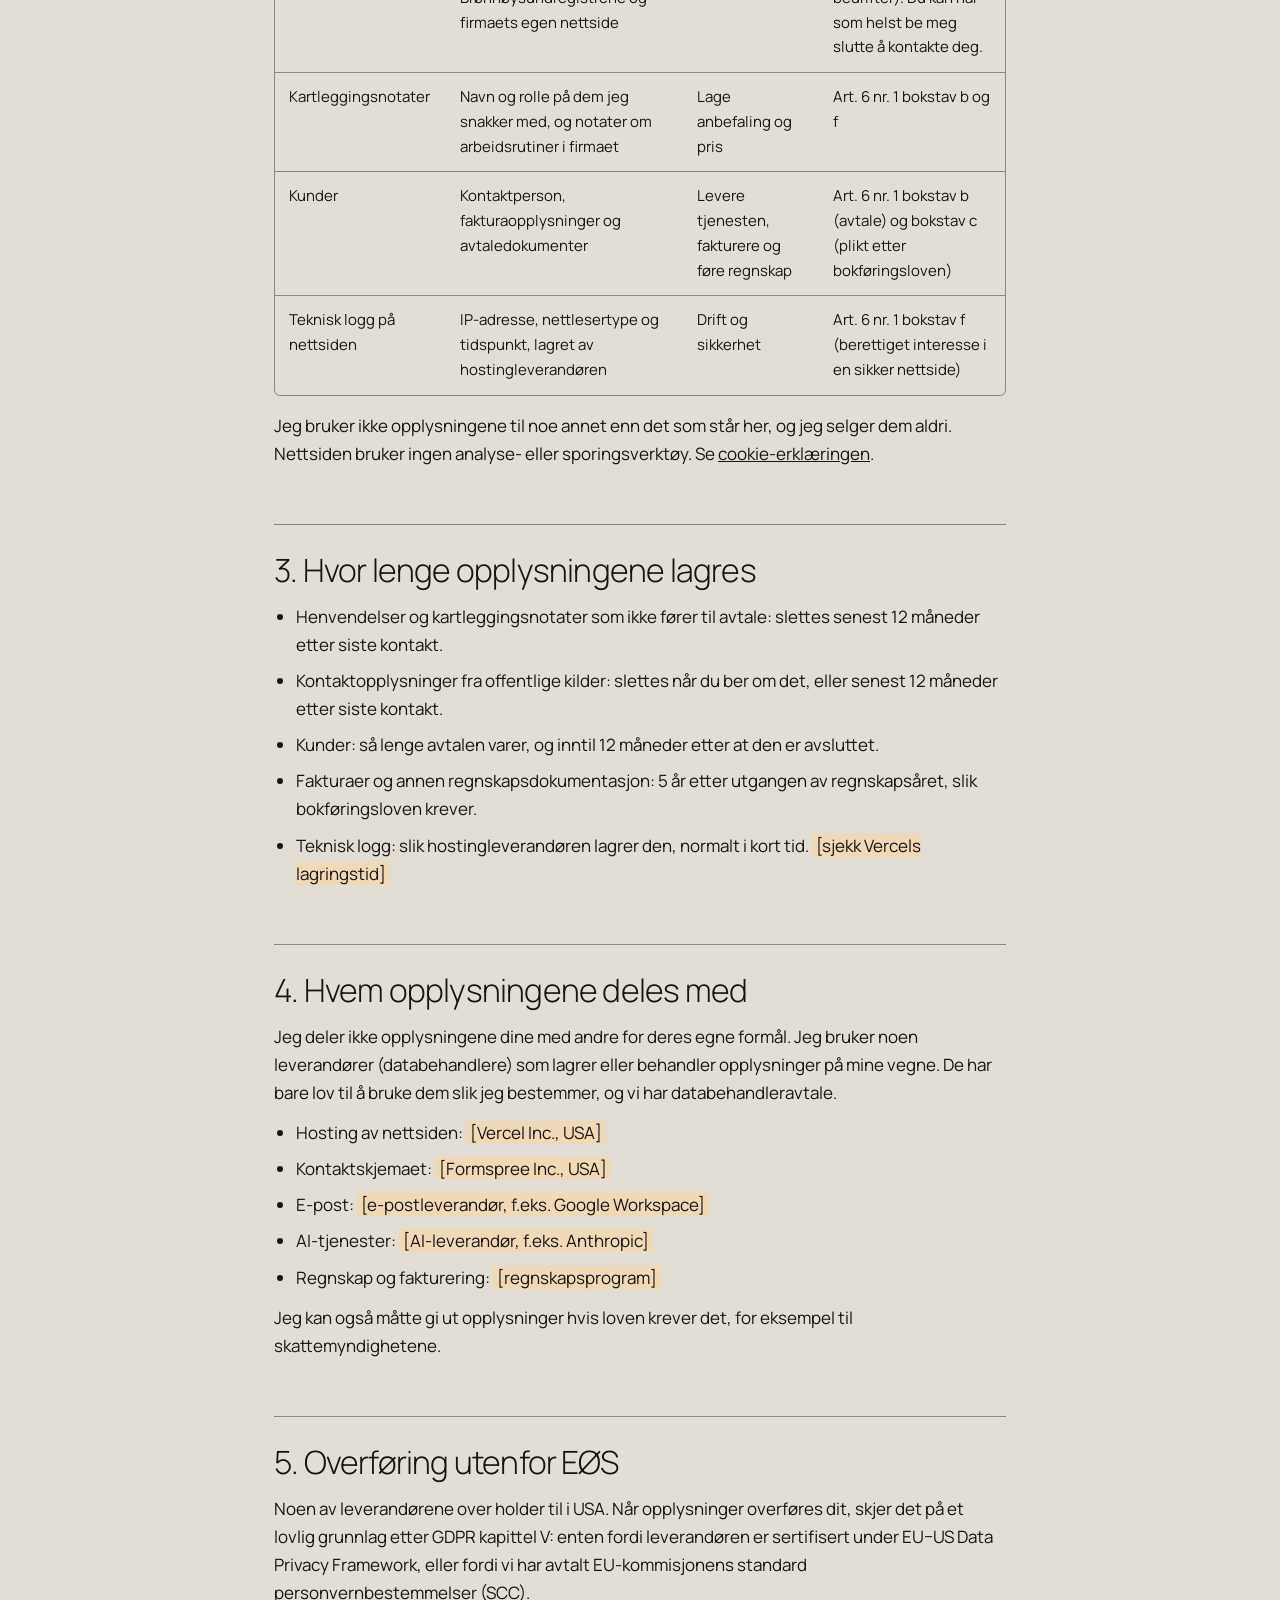
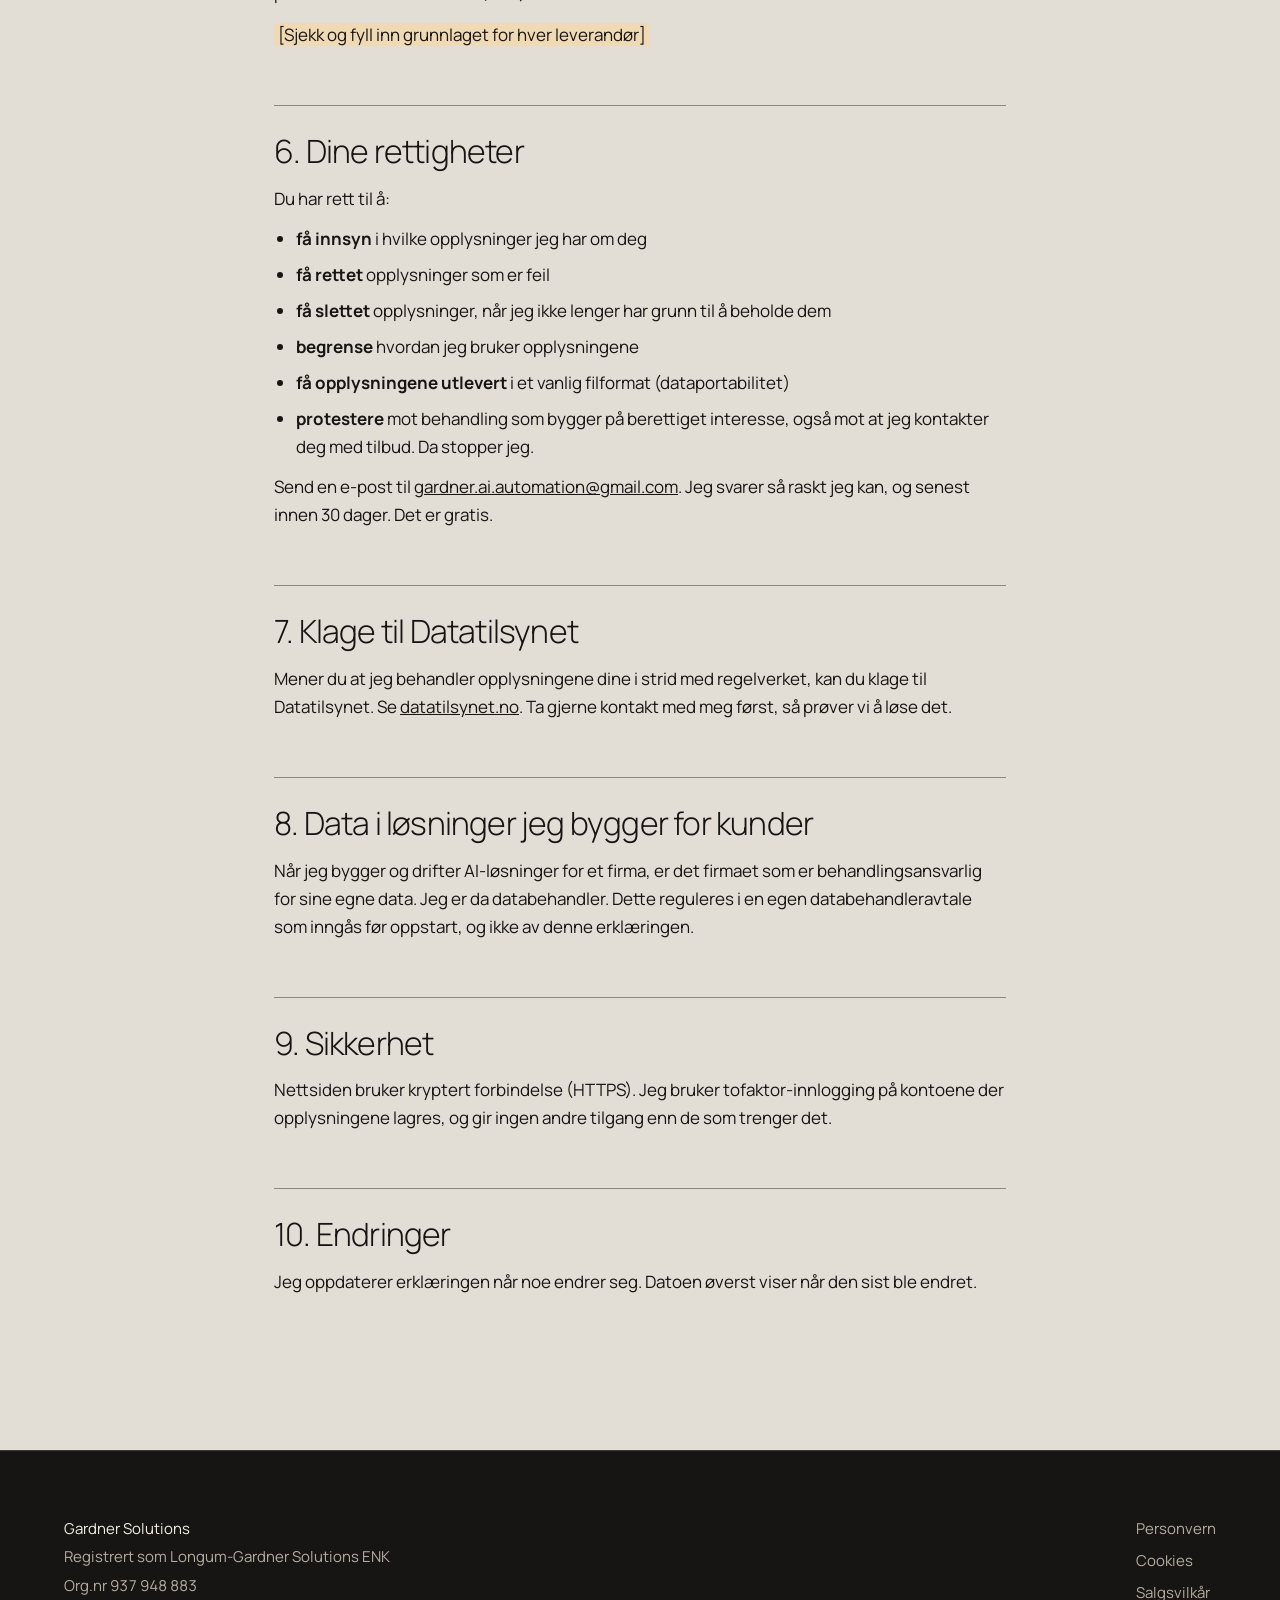
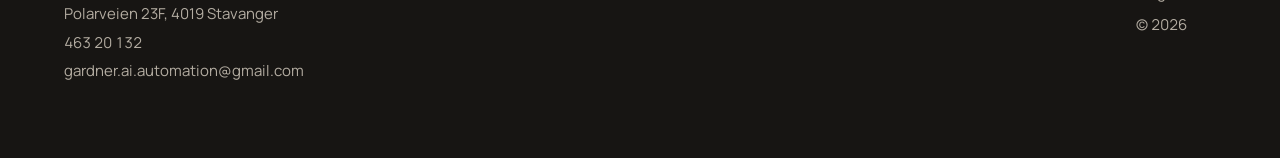
<file: personvern.html>
<!doctype html>
<html lang="no">
<head>
<meta charset="utf-8">
<meta name="viewport" content="width=device-width, initial-scale=1">
<title>Personvernerklæring – Gardner Solutions</title>
<meta name="description" content="Hvordan Gardner Solutions samler inn, bruker og lagrer personopplysninger, og hvilke rettigheter du har.">
<link rel="canonical" href="https://gardnersolutions.no/personvern">
<meta name="theme-color" content="#171513">
<meta property="og:type" content="website">
<meta property="og:locale" content="nb_NO">
<meta property="og:site_name" content="Gardner Solutions">
<meta property="og:title" content="Personvernerklæring – Gardner Solutions">
<meta property="og:description" content="Hvordan Gardner Solutions samler inn, bruker og lagrer personopplysninger, og hvilke rettigheter du har.">
<meta property="og:url" content="https://gardnersolutions.no/personvern">
<meta property="og:image" content="https://gardnersolutions.no/images/og-bilde.jpg">
<meta property="og:image:width" content="1200">
<meta property="og:image:height" content="630">
<meta name="twitter:card" content="summary_large_image">
<link rel="icon" href="favicon.svg" type="image/svg+xml">
<link rel="icon" href="favicon-32.png" sizes="32x32" type="image/png">
<link rel="apple-touch-icon" href="apple-touch-icon.png">
<link rel="preload" href="assets/fonts/manrope.woff2" as="font" type="font/woff2" crossorigin>
<link rel="stylesheet" href="assets/style.css">
<script>document.documentElement.classList.add("js")</script>
</head>
<body>
<a class="hopp" href="#hoved">Hopp til innholdet</a>

<header class="topp">
  <div class="innhold">
    <a class="logo" href="index.html">Gardner Solutions</a>
    <nav aria-label="Hovedmeny">
      <a href="index.html#slik">Slik fungerer det</a>
      <a href="index.html#regn-ut">Regn ut</a>
      <a href="index.html#pris">Pris</a>
      <a href="index.html#om">Om meg</a>
      <a href="index.html#kontakt">Kontakt</a>
      <a class="knapp" href="index.html#kontakt">Book kartlegging</a>
    </nav>
    <div class="topp-mobil">
      <a class="knapp" href="index.html#kontakt">Book kartlegging</a>
      <button class="meny-knapp" type="button" aria-expanded="false" aria-controls="meny-panel" aria-label="Åpne meny">
        <svg class="ikon-apne" width="22" height="14" viewBox="0 0 22 14" aria-hidden="true"><path d="M0 1h22M0 7h22M0 13h22" stroke="currentColor" stroke-width="1.25"/></svg><svg class="ikon-lukk" width="18" height="18" viewBox="0 0 18 18" aria-hidden="true"><path d="M1 1l16 16M17 1L1 17" stroke="currentColor" stroke-width="1.25"/></svg>
      </button>
    </div>
  </div>
</header>
<div class="meny-panel" id="meny-panel">
  <ul>
    <li><a href="index.html#slik">Slik fungerer det</a></li>
    <li><a href="index.html#regn-ut">Regn ut</a></li>
    <li><a href="index.html#pris">Pris</a></li>
    <li><a href="index.html#om">Om meg</a></li>
    <li><a href="index.html#kontakt">Kontakt</a></li>
  </ul>
  <a class="knapp" href="index.html#kontakt">Book kartlegging</a>
</div>

<!-- Utkast – skal gjennomgås -->
<main id="hoved">
  <section class="side-topp">
    <div class="innhold">
      <h1>Personvernerklæring</h1>
      <p class="num">Sist oppdatert: 28. oktober 2026</p>
    </div>
  </section>
  <section class="juridisk lys">
    <div class="innhold">


    <p>Her forklarer jeg hvilke personopplysninger jeg samler inn, hvorfor, hvor lenge jeg tar vare på dem og hvilke rettigheter du har. Erklæringen følger personvernforordningen (GDPR) og personopplysningsloven.</p>

    <h2>1. Hvem som er ansvarlig</h2>
    <p>Behandlingsansvarlig er:</p>
    <p>Longum-Gardner Solutions ENK (Gardner Solutions)<br>
    <span class="num">Org.nr 937 948 883</span><br>
    Polarveien 23F, 4019 Stavanger<br>
    Telefon: <a href="tel:+4746320132" class="num">463 20 132</a><br>
    E-post: <a href="mailto:gardner.ai.automation@gmail.com">gardner.ai.automation@gmail.com</a></p>
    <p>Daglig ansvarlig for personvern er Lucas Gardner. Spørsmål om personvern sendes til e-postadressen over.</p>

    <h2>2. Hvilke opplysninger jeg samler inn, og hvorfor</h2>

    <div class="tabell-boks">
      <table>
        <thead>
          <tr><th scope="col">Hva</th><th scope="col">Opplysninger</th><th scope="col">Formål</th><th scope="col">Rettslig grunnlag</th></tr>
        </thead>
        <tbody>
          <tr>
            <td>Kontaktskjemaet</td>
            <td>Navn, firma, telefon, e-post og det du skriver i fritekstfeltet</td>
            <td>Ringe deg tilbake og avtale en kartlegging</td>
            <td>GDPR art. 6 nr. 1 bokstav b (tiltak før en avtale, på din forespørsel) og bokstav f (berettiget interesse i å svare på henvendelser)</td>
          </tr>
          <tr>
            <td>E-post og telefon</td>
            <td>Navn, kontaktinformasjon og innholdet i samtalen eller e-posten</td>
            <td>Svare på henvendelser og følge opp kunder</td>
            <td>Art. 6 nr. 1 bokstav b og f</td>
          </tr>
          <tr>
            <td>Kontakt med nye bedrifter</td>
            <td>Navn, rolle, firma og jobb-telefon eller jobb-e-post til daglig leder, hentet fra offentlige kilder som Brønnøysundregistrene og firmaets egen nettside</td>
            <td>Ta kontakt med byggfirma for å tilby tjenesten</td>
            <td>Art. 6 nr. 1 bokstav f (berettiget interesse i å markedsføre tjenesten til bedrifter). Du kan når som helst be meg slutte å kontakte deg.</td>
          </tr>
          <tr>
            <td>Kartleggingsnotater</td>
            <td>Navn og rolle på dem jeg snakker med, og notater om arbeidsrutiner i firmaet</td>
            <td>Lage anbefaling og pris</td>
            <td>Art. 6 nr. 1 bokstav b og f</td>
          </tr>
          <tr>
            <td>Kunder</td>
            <td>Kontaktperson, fakturaopplysninger og avtaledokumenter</td>
            <td>Levere tjenesten, fakturere og føre regnskap</td>
            <td>Art. 6 nr. 1 bokstav b (avtale) og bokstav c (plikt etter bokføringsloven)</td>
          </tr>
          <tr>
            <td>Teknisk logg på nettsiden</td>
            <td>IP-adresse, nettlesertype og tidspunkt, lagret av hostingleverandøren</td>
            <td>Drift og sikkerhet</td>
            <td>Art. 6 nr. 1 bokstav f (berettiget interesse i en sikker nettside)</td>
          </tr>
        </tbody>
      </table>
    </div>

    <p>Jeg bruker ikke opplysningene til noe annet enn det som står her, og jeg selger dem aldri. Nettsiden bruker ingen analyse- eller sporingsverktøy. Se <a href="cookies.html">cookie-erklæringen</a>.</p>

    <h2>3. Hvor lenge opplysningene lagres</h2>
    <ul>
      <li>Henvendelser og kartleggingsnotater som ikke fører til avtale: slettes senest 12 måneder etter siste kontakt.</li>
      <li>Kontaktopplysninger fra offentlige kilder: slettes når du ber om det, eller senest 12 måneder etter siste kontakt.</li>
      <li>Kunder: så lenge avtalen varer, og inntil 12 måneder etter at den er avsluttet.</li>
      <li>Fakturaer og annen regnskapsdokumentasjon: 5 år etter utgangen av regnskapsåret, slik bokføringsloven krever.</li>
      <li>Teknisk logg: slik hostingleverandøren lagrer den, normalt i kort tid. <span class="plass">[sjekk Vercels lagringstid]</span></li>
    </ul>

    <h2>4. Hvem opplysningene deles med</h2>
    <p>Jeg deler ikke opplysningene dine med andre for deres egne formål. Jeg bruker noen leverandører (databehandlere) som lagrer eller behandler opplysninger på mine vegne. De har bare lov til å bruke dem slik jeg bestemmer, og vi har databehandleravtale.</p>
    <ul>
      <li>Hosting av nettsiden: <span class="plass">[Vercel Inc., USA]</span></li>
      <li>Kontaktskjemaet: <span class="plass">[Formspree Inc., USA]</span></li>
      <li>E-post: <span class="plass">[e-postleverandør, f.eks. Google Workspace]</span></li>
      <li>AI-tjenester: <span class="plass">[AI-leverandør, f.eks. Anthropic]</span></li>
      <li>Regnskap og fakturering: <span class="plass">[regnskapsprogram]</span></li>
    </ul>
    <p>Jeg kan også måtte gi ut opplysninger hvis loven krever det, for eksempel til skattemyndighetene.</p>

    <h2>5. Overføring utenfor EØS</h2>
    <p>Noen av leverandørene over holder til i USA. Når opplysninger overføres dit, skjer det på et lovlig grunnlag etter GDPR kapittel V: enten fordi leverandøren er sertifisert under EU–US Data Privacy Framework, eller fordi vi har avtalt EU-kommisjonens standard personvernbestemmelser (SCC).</p>
    <p><span class="plass">[Sjekk og fyll inn grunnlaget for hver leverandør]</span></p>

    <h2>6. Dine rettigheter</h2>
    <p>Du har rett til å:</p>
    <ul>
      <li><strong>få innsyn</strong> i hvilke opplysninger jeg har om deg</li>
      <li><strong>få rettet</strong> opplysninger som er feil</li>
      <li><strong>få slettet</strong> opplysninger, når jeg ikke lenger har grunn til å beholde dem</li>
      <li><strong>begrense</strong> hvordan jeg bruker opplysningene</li>
      <li><strong>få opplysningene utlevert</strong> i et vanlig filformat (dataportabilitet)</li>
      <li><strong>protestere</strong> mot behandling som bygger på berettiget interesse, også mot at jeg kontakter deg med tilbud. Da stopper jeg.</li>
    </ul>
    <p>Send en e-post til <a href="mailto:gardner.ai.automation@gmail.com">gardner.ai.automation@gmail.com</a>. Jeg svarer så raskt jeg kan, og senest innen 30 dager. Det er gratis.</p>

    <h2>7. Klage til Datatilsynet</h2>
    <p>Mener du at jeg behandler opplysningene dine i strid med regelverket, kan du klage til Datatilsynet. Se <a href="https://www.datatilsynet.no" rel="noopener">datatilsynet.no</a>. Ta gjerne kontakt med meg først, så prøver vi å løse det.</p>

    <h2>8. Data i løsninger jeg bygger for kunder</h2>
    <p>Når jeg bygger og drifter AI-løsninger for et firma, er det firmaet som er behandlingsansvarlig for sine egne data. Jeg er da databehandler. Dette reguleres i en egen databehandleravtale som inngås før oppstart, og ikke av denne erklæringen.</p>

    <h2>9. Sikkerhet</h2>
    <p>Nettsiden bruker kryptert forbindelse (HTTPS). Jeg bruker tofaktor-innlogging på kontoene der opplysningene lagres, og gir ingen andre tilgang enn de som trenger det.</p>

    <h2>10. Endringer</h2>
    <p>Jeg oppdaterer erklæringen når noe endrer seg. Datoen øverst viser når den sist ble endret.</p>
    </div>
  </section>
</main>

<footer class="bunn">
  <div class="innhold">
    <address style="font-style: normal">
      <span class="firma">Gardner Solutions</span><br>
      Registrert som Longum-Gardner Solutions ENK<br>
      <span class="num">Org.nr 937 948 883</span><br>
      Polarveien 23F, 4019 Stavanger<br>
      <a href="tel:+4746320132" class="num">463 20 132</a><br>
      <a href="mailto:gardner.ai.automation@gmail.com">gardner.ai.automation@gmail.com</a>
    </address>
    <nav aria-label="Juridisk">
      <ul>
        <li><a href="personvern.html" aria-current="page">Personvern</a></li>
        <li><a href="cookies.html">Cookies</a></li>
        <li><a href="salgsvilkar.html">Salgsvilkår</a></li>
        <li class="num">© 2026</li>
      </ul>
    </nav>
  </div>
</footer>

<script src="assets/main.js" defer></script>
</body>
</html>
</file>
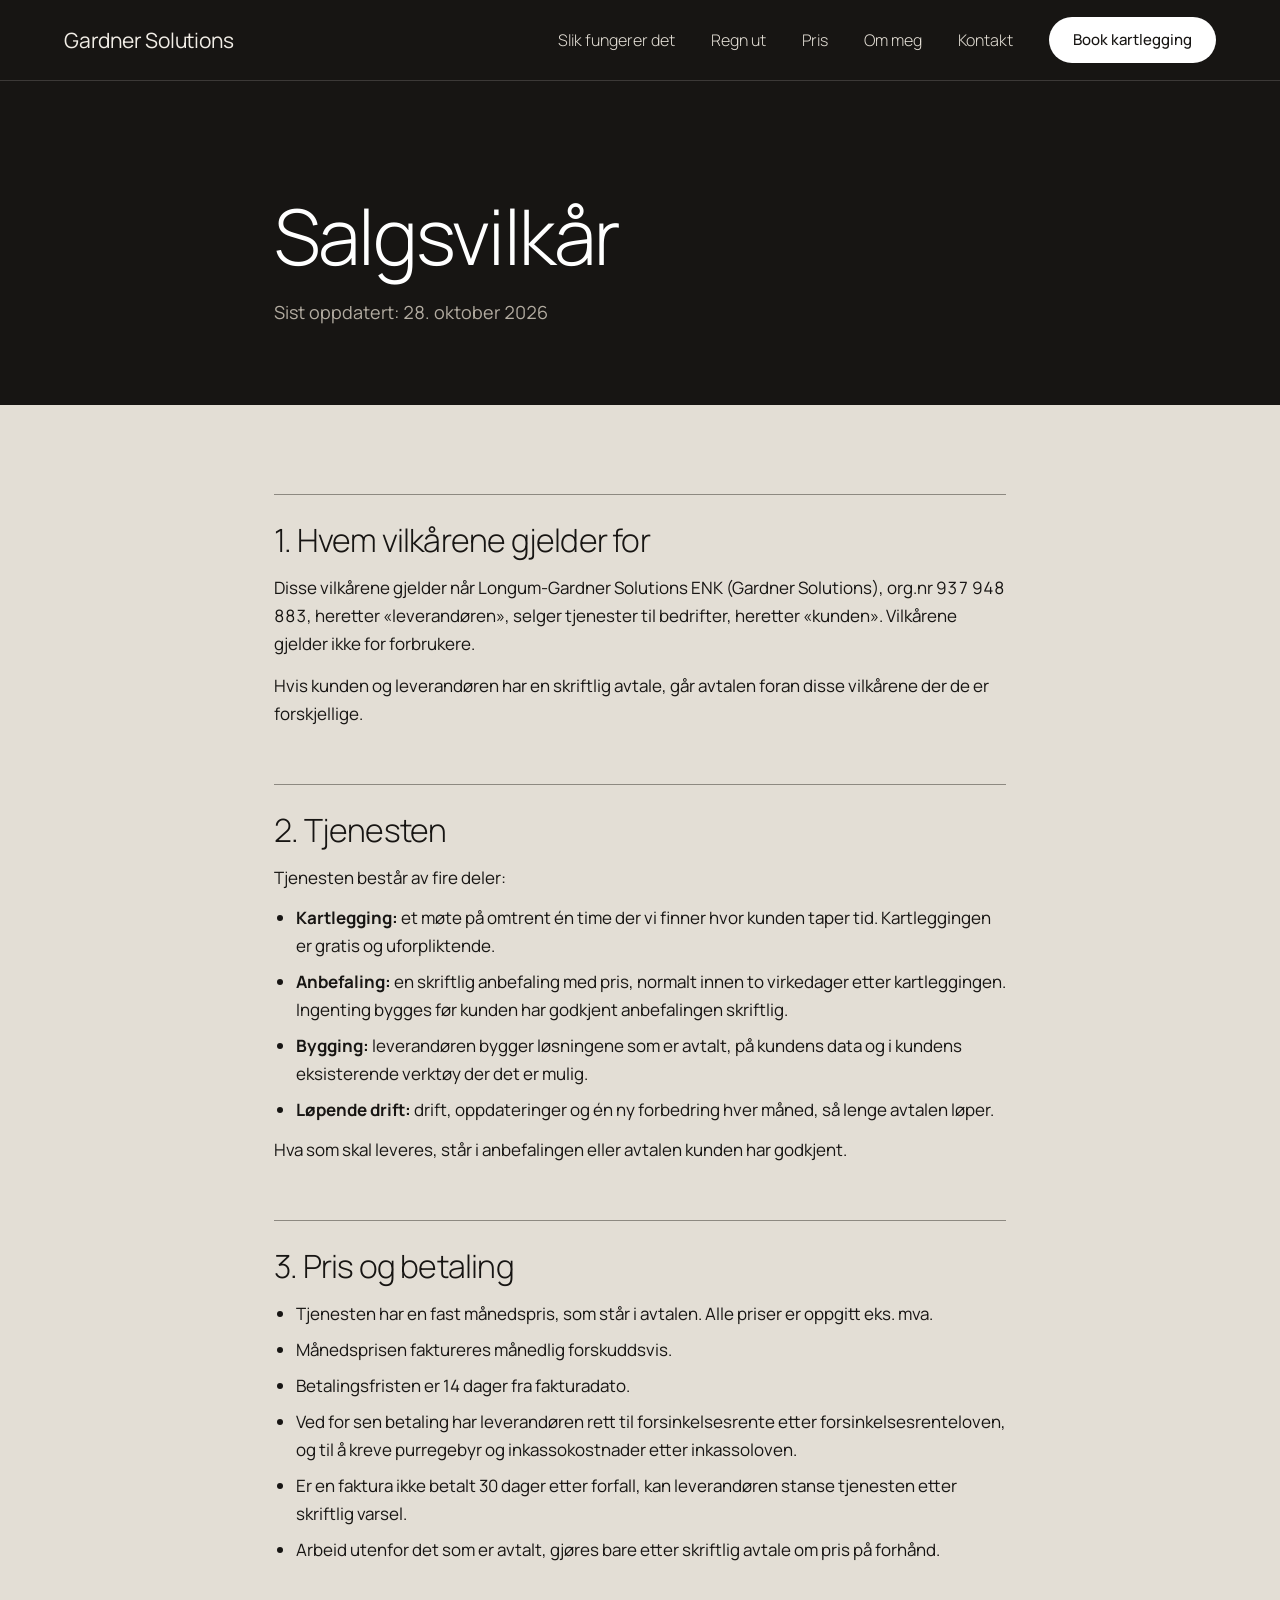
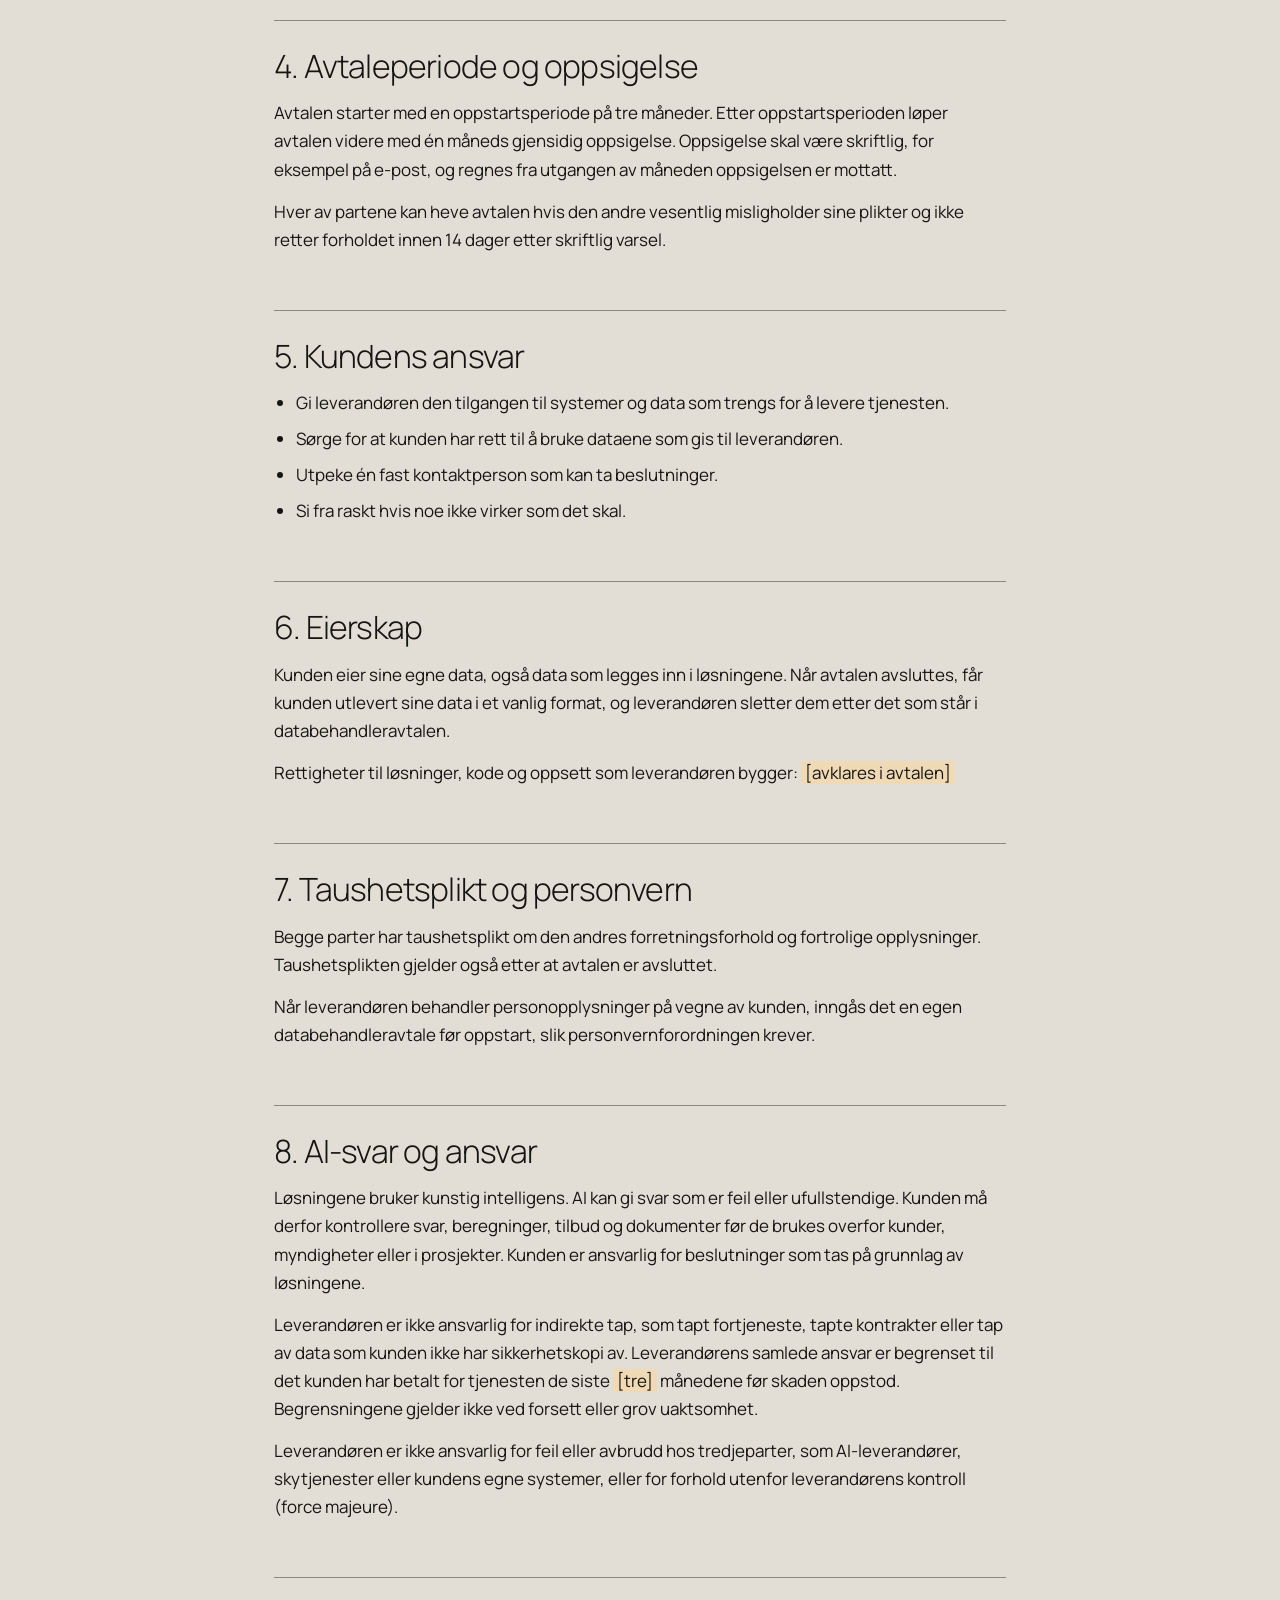
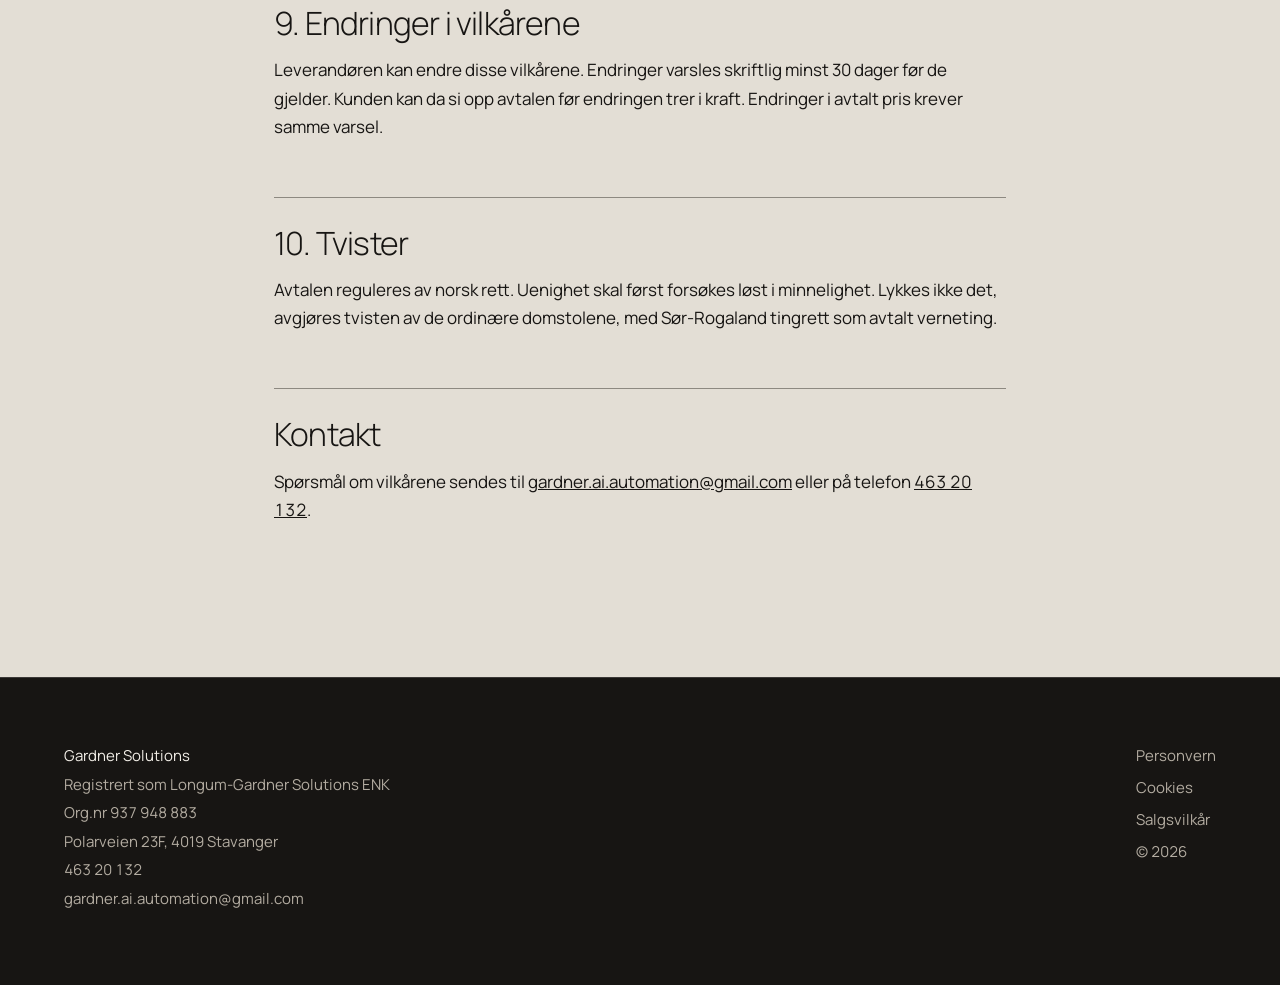
<file: salgsvilkar.html>
<!doctype html>
<html lang="no">
<head>
<meta charset="utf-8">
<meta name="viewport" content="width=device-width, initial-scale=1">
<title>Salgsvilkår – Gardner Solutions</title>
<meta name="description" content="Salgsvilkår for bedriftskunder av Gardner Solutions.">
<link rel="canonical" href="https://gardnersolutions.no/salgsvilkar">
<meta name="theme-color" content="#171513">
<meta property="og:type" content="website">
<meta property="og:locale" content="nb_NO">
<meta property="og:site_name" content="Gardner Solutions">
<meta property="og:title" content="Salgsvilkår – Gardner Solutions">
<meta property="og:description" content="Salgsvilkår for bedriftskunder av Gardner Solutions.">
<meta property="og:url" content="https://gardnersolutions.no/salgsvilkar">
<meta property="og:image" content="https://gardnersolutions.no/images/og-bilde.jpg">
<meta property="og:image:width" content="1200">
<meta property="og:image:height" content="630">
<meta name="twitter:card" content="summary_large_image">
<link rel="icon" href="favicon.svg" type="image/svg+xml">
<link rel="icon" href="favicon-32.png" sizes="32x32" type="image/png">
<link rel="apple-touch-icon" href="apple-touch-icon.png">
<link rel="preload" href="assets/fonts/manrope.woff2" as="font" type="font/woff2" crossorigin>
<link rel="stylesheet" href="assets/style.css">
<script>document.documentElement.classList.add("js")</script>
</head>
<body>
<a class="hopp" href="#hoved">Hopp til innholdet</a>

<header class="topp">
  <div class="innhold">
    <a class="logo" href="index.html">Gardner Solutions</a>
    <nav aria-label="Hovedmeny">
      <a href="index.html#slik">Slik fungerer det</a>
      <a href="index.html#regn-ut">Regn ut</a>
      <a href="index.html#pris">Pris</a>
      <a href="index.html#om">Om meg</a>
      <a href="index.html#kontakt">Kontakt</a>
      <a class="knapp" href="index.html#kontakt">Book kartlegging</a>
    </nav>
    <div class="topp-mobil">
      <a class="knapp" href="index.html#kontakt">Book kartlegging</a>
      <button class="meny-knapp" type="button" aria-expanded="false" aria-controls="meny-panel" aria-label="Åpne meny">
        <svg class="ikon-apne" width="22" height="14" viewBox="0 0 22 14" aria-hidden="true"><path d="M0 1h22M0 7h22M0 13h22" stroke="currentColor" stroke-width="1.25"/></svg><svg class="ikon-lukk" width="18" height="18" viewBox="0 0 18 18" aria-hidden="true"><path d="M1 1l16 16M17 1L1 17" stroke="currentColor" stroke-width="1.25"/></svg>
      </button>
    </div>
  </div>
</header>
<div class="meny-panel" id="meny-panel">
  <ul>
    <li><a href="index.html#slik">Slik fungerer det</a></li>
    <li><a href="index.html#regn-ut">Regn ut</a></li>
    <li><a href="index.html#pris">Pris</a></li>
    <li><a href="index.html#om">Om meg</a></li>
    <li><a href="index.html#kontakt">Kontakt</a></li>
  </ul>
  <a class="knapp" href="index.html#kontakt">Book kartlegging</a>
</div>

<!-- Utkast – skal gjennomgås -->
<main id="hoved">
  <section class="side-topp">
    <div class="innhold">
      <h1>Salgsvilkår</h1>
      <p class="num">Sist oppdatert: 28. oktober 2026</p>
    </div>
  </section>
  <section class="juridisk lys">
    <div class="innhold">


    <h2>1. Hvem vilkårene gjelder for</h2>
    <p>Disse vilkårene gjelder når Longum-Gardner Solutions ENK (Gardner Solutions), org.nr <span class="num">937 948 883</span>, heretter «leverandøren», selger tjenester til bedrifter, heretter «kunden». Vilkårene gjelder ikke for forbrukere.</p>
    <p>Hvis kunden og leverandøren har en skriftlig avtale, går avtalen foran disse vilkårene der de er forskjellige.</p>

    <h2>2. Tjenesten</h2>
    <p>Tjenesten består av fire deler:</p>
    <ul>
      <li><strong>Kartlegging:</strong> et møte på omtrent én time der vi finner hvor kunden taper tid. Kartleggingen er gratis og uforpliktende.</li>
      <li><strong>Anbefaling:</strong> en skriftlig anbefaling med pris, normalt innen to virkedager etter kartleggingen. Ingenting bygges før kunden har godkjent anbefalingen skriftlig.</li>
      <li><strong>Bygging:</strong> leverandøren bygger løsningene som er avtalt, på kundens data og i kundens eksisterende verktøy der det er mulig.</li>
      <li><strong>Løpende drift:</strong> drift, oppdateringer og én ny forbedring hver måned, så lenge avtalen løper.</li>
    </ul>
    <p>Hva som skal leveres, står i anbefalingen eller avtalen kunden har godkjent.</p>

    <h2>3. Pris og betaling</h2>
    <ul>
      <li>Tjenesten har en fast månedspris, som står i avtalen. Alle priser er oppgitt eks. mva.</li>
      <li>Månedsprisen faktureres månedlig forskuddsvis.</li>
      <li>Betalingsfristen er 14 dager fra fakturadato.</li>
      <li>Ved for sen betaling har leverandøren rett til forsinkelsesrente etter forsinkelsesrenteloven, og til å kreve purregebyr og inkassokostnader etter inkassoloven.</li>
      <li>Er en faktura ikke betalt 30 dager etter forfall, kan leverandøren stanse tjenesten etter skriftlig varsel.</li>
      <li>Arbeid utenfor det som er avtalt, gjøres bare etter skriftlig avtale om pris på forhånd.</li>
    </ul>

    <h2>4. Avtaleperiode og oppsigelse</h2>
    <p>Avtalen starter med en oppstartsperiode på tre måneder. Etter oppstartsperioden løper avtalen videre med én måneds gjensidig oppsigelse. Oppsigelse skal være skriftlig, for eksempel på e-post, og regnes fra utgangen av måneden oppsigelsen er mottatt.</p>
    <p>Hver av partene kan heve avtalen hvis den andre vesentlig misligholder sine plikter og ikke retter forholdet innen 14 dager etter skriftlig varsel.</p>

    <h2>5. Kundens ansvar</h2>
    <ul>
      <li>Gi leverandøren den tilgangen til systemer og data som trengs for å levere tjenesten.</li>
      <li>Sørge for at kunden har rett til å bruke dataene som gis til leverandøren.</li>
      <li>Utpeke én fast kontaktperson som kan ta beslutninger.</li>
      <li>Si fra raskt hvis noe ikke virker som det skal.</li>
    </ul>

    <h2>6. Eierskap</h2>
    <p>Kunden eier sine egne data, også data som legges inn i løsningene. Når avtalen avsluttes, får kunden utlevert sine data i et vanlig format, og leverandøren sletter dem etter det som står i databehandleravtalen.</p>
    <p>Rettigheter til løsninger, kode og oppsett som leverandøren bygger: <span class="plass">[avklares i avtalen]</span></p>

    <h2>7. Taushetsplikt og personvern</h2>
    <p>Begge parter har taushetsplikt om den andres forretningsforhold og fortrolige opplysninger. Taushetsplikten gjelder også etter at avtalen er avsluttet.</p>
    <p>Når leverandøren behandler personopplysninger på vegne av kunden, inngås det en egen databehandleravtale før oppstart, slik personvernforordningen krever.</p>

    <h2>8. AI-svar og ansvar</h2>
    <p>Løsningene bruker kunstig intelligens. AI kan gi svar som er feil eller ufullstendige. Kunden må derfor kontrollere svar, beregninger, tilbud og dokumenter før de brukes overfor kunder, myndigheter eller i prosjekter. Kunden er ansvarlig for beslutninger som tas på grunnlag av løsningene.</p>
    <p>Leverandøren er ikke ansvarlig for indirekte tap, som tapt fortjeneste, tapte kontrakter eller tap av data som kunden ikke har sikkerhetskopi av. Leverandørens samlede ansvar er begrenset til det kunden har betalt for tjenesten de siste <span class="plass">[tre]</span> månedene før skaden oppstod. Begrensningene gjelder ikke ved forsett eller grov uaktsomhet.</p>
    <p>Leverandøren er ikke ansvarlig for feil eller avbrudd hos tredjeparter, som AI-leverandører, skytjenester eller kundens egne systemer, eller for forhold utenfor leverandørens kontroll (force majeure).</p>

    <h2>9. Endringer i vilkårene</h2>
    <p>Leverandøren kan endre disse vilkårene. Endringer varsles skriftlig minst 30 dager før de gjelder. Kunden kan da si opp avtalen før endringen trer i kraft. Endringer i avtalt pris krever samme varsel.</p>

    <h2>10. Tvister</h2>
    <p>Avtalen reguleres av norsk rett. Uenighet skal først forsøkes løst i minnelighet. Lykkes ikke det, avgjøres tvisten av de ordinære domstolene, med Sør-Rogaland tingrett som avtalt verneting.</p>

    <h2>Kontakt</h2>
    <p>Spørsmål om vilkårene sendes til <a href="mailto:gardner.ai.automation@gmail.com">gardner.ai.automation@gmail.com</a> eller på telefon <a href="tel:+4746320132" class="num">463 20 132</a>.</p>
    </div>
  </section>
</main>

<footer class="bunn">
  <div class="innhold">
    <address style="font-style: normal">
      <span class="firma">Gardner Solutions</span><br>
      Registrert som Longum-Gardner Solutions ENK<br>
      <span class="num">Org.nr 937 948 883</span><br>
      Polarveien 23F, 4019 Stavanger<br>
      <a href="tel:+4746320132" class="num">463 20 132</a><br>
      <a href="mailto:gardner.ai.automation@gmail.com">gardner.ai.automation@gmail.com</a>
    </address>
    <nav aria-label="Juridisk">
      <ul>
        <li><a href="personvern.html">Personvern</a></li>
        <li><a href="cookies.html">Cookies</a></li>
        <li><a href="salgsvilkar.html" aria-current="page">Salgsvilkår</a></li>
        <li class="num">© 2026</li>
      </ul>
    </nav>
  </div>
</footer>

<script src="assets/main.js" defer></script>
</body>
</html>
</file>
<file: assets/style.css>
/* Gardner Solutions – felles stil */

@font-face {
  font-family: "Manrope";
  src: url("fonts/manrope.woff2") format("woff2");
  font-weight: 200 800;
  font-display: swap;
  unicode-range: U+0000-00FF, U+0131, U+0152-0153, U+02BB-02BC, U+02C6, U+02DA, U+02DC, U+0304, U+0308, U+0329, U+2000-206F, U+20AC, U+2122, U+2191, U+2193, U+2212, U+2215, U+FEFF, U+FFFD;
}
@font-face {
  font-family: "Manrope";
  src: url("fonts/manrope-ext.woff2") format("woff2");
  font-weight: 200 800;
  font-display: swap;
  unicode-range: U+0100-02BA, U+02BD-02C5, U+02C7-02CC, U+02CE-02D7, U+02DD-02FF, U+1E00-1E9F, U+20A0-20AB, U+20AD-20C0, U+2C60-2C7F, U+A720-A7FF;
}

:root {
  --nattsvart: #171513;
  --valnott: #3A2A1F;
  --eik: #9A6B47;
  --messing: #C4914A;
  --betong: #8D8981;
  --grafitt: #55524D;
  --sement: #E3DED5;
  --hvit: #FFFFFF;
  --tekst-lys: #F1EDE6;
  --dempet: #B3ACA1;
  --linje: rgba(227, 222, 213, 0.18);

  --side: clamp(20px, 5vw, 72px);
  --maks: 1280px;
  --seksjon: clamp(96px, 12vw, 168px);
  --topp: 80px;
}

*, *::before, *::after { box-sizing: border-box; }

html { scroll-behavior: smooth; scroll-padding-top: var(--topp); -webkit-text-size-adjust: 100%; }

body {
  margin: 0;
  background: var(--nattsvart);
  color: var(--sement);
  font-family: "Manrope", system-ui, -apple-system, "Segoe UI", sans-serif;
  font-size: 18px;
  line-height: 1.65;
  font-weight: 400;
  -webkit-font-smoothing: antialiased;
}

img { display: block; max-width: 100%; height: auto; }
a { color: inherit; }
h1, h2, h3, h4 { margin: 0; font-weight: 300; letter-spacing: -0.025em; line-height: 1.08; }
p { margin: 0; }
ul, ol { margin: 0; padding: 0; list-style: none; }

h2 { font-size: clamp(36px, 4.8vw, 64px); color: var(--tekst-lys); }
.lys h2 { color: var(--nattsvart); }

.num { font-variant-numeric: tabular-nums; font-feature-settings: "tnum" 1; }

.innhold { width: 100%; max-width: var(--maks); margin: 0 auto; padding: 0 var(--side); }
.seksjon { padding: var(--seksjon) 0; }
.lys { background: var(--sement); color: var(--nattsvart); }
.tre { background: var(--valnott); }

.ingress { margin-top: 24px; max-width: 620px; font-size: clamp(18px, 1.6vw, 21px); color: var(--dempet); }
.lys .ingress { color: var(--grafitt); }

/* Fokus */
:focus-visible { outline: 2px solid var(--messing); outline-offset: 3px; }
.lys :focus-visible { outline-color: var(--nattsvart); }

.hopp { position: absolute; left: 16px; top: -100px; z-index: 100; background: var(--hvit); color: var(--nattsvart); padding: 12px 20px; border-radius: 999px; }
.hopp:focus { top: 16px; }

/* Knapper */
.knapp {
  display: inline-flex; align-items: center; justify-content: center;
  min-height: 52px; padding: 14px 32px;
  border: 0; border-radius: 999px;
  background: var(--hvit); color: var(--nattsvart);
  font: inherit; font-size: 17px; font-weight: 500; line-height: 1.2;
  text-decoration: none; cursor: pointer; white-space: nowrap;
  transition: background-color .2s ease;
}
.knapp:hover { background: var(--sement); }
.lys .knapp { background: var(--nattsvart); color: var(--hvit); }
.lys .knapp:hover { background: var(--valnott); }

.lenke { text-decoration: none; border-bottom: 1px solid var(--messing); padding-bottom: 3px; }
.lenke:hover { border-bottom-width: 2px; }

/* Meny */
.topp { position: fixed; inset: 0 0 auto 0; z-index: 50; background: var(--nattsvart); border-bottom: 1px solid var(--linje); color: var(--sement); }
.topp .innhold { max-width: 1440px; height: var(--topp); display: flex; align-items: center; justify-content: space-between; gap: 24px; }
.logo { font-size: 21px; font-weight: 400; letter-spacing: -0.01em; text-decoration: none; white-space: nowrap; color: var(--tekst-lys); }
.topp nav { display: flex; align-items: center; gap: 36px; }
.topp nav a:not(.knapp) { font-size: 16px; font-weight: 300; text-decoration: none; }
.topp nav a:not(.knapp):hover { text-decoration: underline; text-decoration-color: var(--messing); text-underline-offset: 8px; text-decoration-thickness: 1px; }
.topp .knapp { min-height: 46px; padding: 10px 24px; font-size: 15px; }
.topp-mobil { display: none; align-items: center; gap: 6px; }
.meny-knapp { width: 48px; height: 48px; border: 0; background: transparent; color: inherit; display: inline-flex; align-items: center; justify-content: center; cursor: pointer; border-radius: 999px; }
.meny-knapp .ikon-lukk, .meny-knapp[aria-expanded="true"] .ikon-apne { display: none; }
.meny-knapp[aria-expanded="true"] .ikon-lukk { display: block; }
.meny-panel { display: none; position: fixed; inset: 64px 0 0 0; z-index: 49; background: var(--nattsvart); padding: 16px var(--side) 40px; overflow-y: auto; }
.meny-panel.apen { display: block; }
.meny-panel li a { display: block; padding: 18px 0; border-bottom: 1px solid var(--linje); font-size: 28px; font-weight: 300; letter-spacing: -0.01em; text-decoration: none; color: var(--tekst-lys); }
.meny-panel .knapp { margin-top: 32px; width: 100%; }

@media (max-width: 980px) {
  :root { --topp: 64px; }
  .topp nav { display: none; }
  .topp-mobil { display: flex; }
  .topp-mobil .knapp { min-height: 42px; padding: 8px 16px; font-size: 14px; }
  .logo { font-size: 18px; }
}
@media (max-width: 370px) {
  .logo { font-size: 16px; }
  .topp-mobil .knapp { padding: 8px 12px; font-size: 13px; }
}

/* Hero: tekst til høyre over treveggen, så lampen og bordet synes */
.hero { position: relative; isolation: isolate; min-height: 100vh; min-height: 100svh; display: flex; align-items: flex-start; padding: calc(var(--topp) + clamp(48px, 11vh, 140px)) 0 64px; background: var(--valnott); overflow: hidden; }
.hero > img { position: absolute; inset: 0; width: 100%; height: 100%; object-fit: cover; object-position: 40% 50%; z-index: -2; }
.hero::after { content: ""; position: absolute; inset: 0; z-index: -1; background: rgba(23, 21, 19, 0.34); }
.hero .innhold { max-width: 1440px; display: flex; justify-content: flex-end; }
.hero-tekst { width: min(48%, 760px); }
.hero-tekst h1, .hero-tekst p { text-shadow: 0 1px 24px rgba(23, 21, 19, 0.45); }
.hero h1 { font-size: clamp(40px, 4.5vw, 72px); line-height: 1.04; letter-spacing: -0.035em; color: var(--hvit); }
.hero h1 .linje { display: block; }
.hero h1 .hel { white-space: nowrap; }
.hero p { margin-top: 28px; max-width: 540px; font-size: clamp(17px, 1.4vw, 20px); line-height: 1.55; color: var(--tekst-lys); }
.hero .valg { margin-top: 40px; display: flex; align-items: center; gap: 32px; flex-wrap: wrap; }
.hero .lenke { color: var(--hvit); font-size: 17px; }
@media (prefers-reduced-motion: no-preference) {
  .hero h1 { animation: hero-inn 1.4s cubic-bezier(.2,.7,.2,1) both .2s; }
}
@keyframes hero-inn { from { opacity: 0; transform: translateY(18px); } to { opacity: 1; transform: none; } }

/* Mobil: bildet over hele skjermen, teksten oppå nederst */
@media (max-width: 860px) {
  .hero { min-height: 100svh; align-items: flex-end; padding: calc(var(--topp) + 24px) 0 44px; }
  .hero > img { object-position: 38% 50%; }
  .hero::after { background: rgba(23, 21, 19, 0.52); }
  .hero .innhold { display: block; }
  .hero-tekst { width: auto; }
  .hero h1 { font-size: clamp(36px, 9.6vw, 56px); }
  .hero .valg { flex-direction: column; align-items: stretch; gap: 8px; }
  .hero .lenke { align-self: flex-start; }
}

/* Bildebånd */
.band { position: relative; height: clamp(300px, 64vh, 760px); background: var(--valnott); overflow: hidden; }
.band img { width: 100%; height: 100%; object-fit: cover; }

.skille { border-top: 1px solid var(--linje); }

/* Kjenner du deg igjen */
.situasjoner { margin-top: clamp(48px, 6vw, 80px); display: grid; grid-template-columns: 1fr 1fr; column-gap: clamp(32px, 6vw, 96px); }
.situasjoner > div { padding: 36px 0 44px; border-top: 1px solid var(--linje); }
.situasjoner h3 { font-size: clamp(24px, 2.3vw, 30px); color: var(--tekst-lys); }
.situasjoner p { margin-top: 14px; max-width: 480px; color: var(--dempet); }
@media (max-width: 760px) { .situasjoner { grid-template-columns: 1fr; } .situasjoner > div { padding: 28px 0 32px; } }

/* Garantien */
.garanti .strek { width: 72px; height: 1px; background: var(--messing); margin-bottom: 48px; }
.garanti blockquote { margin: 0; }
.garanti .stor { font-size: clamp(34px, 5.4vw, 76px); font-weight: 300; line-height: 1.1; letter-spacing: -0.03em; color: var(--hvit); max-width: 1120px; }
.garanti .liten { margin-top: 40px; max-width: 640px; font-size: clamp(18px, 1.6vw, 21px); color: var(--dempet); }
.garanti .knapp { margin-top: 52px; }


/* Kjenner du deg igjen: delt skjerm med bilde */
.igjen { padding-top: 0; }
.split { display: grid; grid-template-columns: minmax(0, 1.3fr) minmax(0, 1fr); align-items: center; gap: clamp(40px, 6vw, 104px); padding-right: var(--side); }
.split-bilde img { width: 100%; height: clamp(340px, 66vh, 680px); object-fit: cover; object-position: 30% 50%; }
.split-tekst { max-width: 520px; }
.igjen .situasjoner { margin-top: clamp(64px, 8vw, 112px); }
@media (max-width: 860px) {
  .split { grid-template-columns: 1fr; padding-right: 0; gap: 36px; }
  .split-bilde img { height: 44svh; min-height: 260px; object-position: 35% 50%; }
  .split-tekst { padding: 0 var(--side); }
}

/* Garantien over korridorbildet */
.garanti.foto { position: relative; isolation: isolate; overflow: hidden; padding: clamp(120px, 15vw, 220px) 0; background: var(--valnott); }
.garanti.foto > img { position: absolute; inset: 0; width: 100%; height: 100%; object-fit: cover; object-position: 60% 50%; z-index: -2; }
.garanti.foto::after { content: ""; position: absolute; inset: 0; z-index: -1; background: rgba(23, 21, 19, 0.6); }
.garanti.foto .stor, .garanti.foto .liten { text-shadow: 0 1px 24px rgba(23, 21, 19, 0.5); }
.garanti.foto .liten { color: var(--tekst-lys); }

/* Scroll-historien */
.historie-topp { display: flex; justify-content: space-between; align-items: flex-end; gap: 32px; flex-wrap: wrap; }
.historie-topp .ingress { margin-top: 20px; }
.historie-spor { margin-top: clamp(48px, 6vw, 80px); position: relative; }
.historie-fest { position: relative; }
.steg { display: grid; grid-template-columns: 1fr; gap: 28px; padding: 40px 0; border-top: 1px solid var(--linje); }
.steg-tekst h3 { font-size: clamp(26px, 2.6vw, 34px); color: var(--tekst-lys); display: flex; gap: 18px; align-items: baseline; }
.steg-tekst h3 .nr { font-size: 0.6em; color: var(--dempet); font-weight: 400; min-width: 1ch; }
.steg-tekst p { margin-top: 12px; max-width: 460px; color: var(--dempet); }
.fremdrift-spor { display: none; }

/* Skjermene */
.vindu { background: #FAF9F7; color: var(--nattsvart); border-radius: 16px; border: 1px solid rgba(255,255,255,0.1); overflow: hidden; font-size: 15px; line-height: 1.5; min-height: 400px; display: flex; flex-direction: column; }
.vindu-topp { display: flex; justify-content: space-between; align-items: center; gap: 12px; padding: 14px 22px; border-bottom: 1px solid #E7E3DC; font-size: 13px; color: var(--grafitt); }
.vindu-topp strong { color: var(--nattsvart); font-weight: 600; }
.vindu-innhold { padding: 26px 28px 30px; flex: 1; display: flex; flex-direction: column; }
.vindu h4 { font-size: 22px; font-weight: 400; letter-spacing: -0.015em; }
.vindu .under { margin-top: 4px; color: var(--grafitt); font-size: 14px; }

/* Steg 1: notater */
.notater { margin-top: 22px; display: flex; flex-direction: column; }
.notater li { padding: 9px 0; border-bottom: 1px solid #EEEAE4; font-size: 16px; }
.notater li:last-child { border-bottom: 0; }
.marker { background-image: linear-gradient(var(--messing), var(--messing)); background-repeat: no-repeat; background-position: 0 100%; background-size: 100% 2px; padding-bottom: 2px; transition: background-size .7s cubic-bezier(.3,.7,.2,1); }
.js .marker { background-size: 0% 2px; }
.js .steg.aktiv .marker, .js .ferdig .marker { background-size: 100% 2px; }
.steg.aktiv .marker.m2 { transition-delay: .9s; }
.steg.aktiv .marker.m3 { transition-delay: 1.8s; }
.steg.aktiv .marker.m1 { transition-delay: .3s; }

/* Steg 2: anbefaling */
.funn { margin-top: 20px; display: flex; flex-direction: column; gap: 8px; }
.funn li { display: flex; justify-content: space-between; align-items: center; gap: 16px; padding: 14px 16px; border: 1px solid #E7E3DC; border-radius: 10px; font-size: 16px; transition: background-color .6s ease .4s, border-color .6s ease .4s; }
.funn li small { display: block; color: var(--grafitt); font-size: 13px; }
.funn .merke { flex: none; font-size: 12px; font-weight: 600; padding: 5px 12px; border-radius: 999px; background: var(--nattsvart); color: var(--hvit); transition: opacity .5s ease 1s, transform .5s ease 1s; }
.js .funn .merke { opacity: 0; transform: translateY(4px); }
.steg.aktiv .funn li.forst, .ferdig .funn li.forst { background: #F1ECE4; border-color: #D9D1C4; }
.js .steg.aktiv .funn .merke, .js .ferdig .funn .merke { opacity: 1; transform: none; }
.godkjenn { margin-top: auto; padding-top: 22px; display: flex; justify-content: space-between; align-items: center; gap: 12px; font-size: 14px; color: var(--grafitt); }
.godkjenn span:last-child { padding: 8px 18px; border-radius: 999px; background: var(--nattsvart); color: var(--hvit); font-weight: 500; }

/* Steg 3: chat */
.chat { flex: 1; display: flex; flex-direction: column; gap: 14px; }
.boble { max-width: 86%; padding: 12px 16px; border-radius: 16px; font-size: 15px; }
.boble.meg { align-self: flex-end; background: var(--nattsvart); color: var(--hvit); border-bottom-right-radius: 4px; }
.boble.svar { align-self: flex-start; background: #EFEAE2; border-bottom-left-radius: 4px; min-height: 48px; }
.boble.svar .kilde { display: block; margin-top: 10px; padding-top: 10px; border-top: 1px solid #DDD6CB; font-size: 13px; color: var(--grafitt); opacity: 0; transition: opacity .4s ease; }
.boble.svar.ferdigskrevet .kilde, .ferdig .boble.svar .kilde { opacity: 1; }
.skriver::after { content: ""; display: inline-block; width: 2px; height: 1em; margin-left: 2px; vertical-align: -2px; background: var(--nattsvart); animation: blink 1s steps(1) infinite; }
@keyframes blink { 50% { opacity: 0; } }
.chat-felt { margin-top: auto; padding: 12px 16px; border: 1px solid #E1DCD4; border-radius: 999px; color: #8A857D; font-size: 14px; }

/* Steg 4: logg */
.logg { margin-top: 20px; display: flex; flex-direction: column; }
.logg li { display: grid; grid-template-columns: 96px 1fr; gap: 12px; padding: 14px 0; border-bottom: 1px solid #EEEAE4; font-size: 16px; transition: opacity .5s ease, transform .5s ease; }
.js .logg li { opacity: 0; transform: translateY(8px); }
.logg li span:first-child { color: var(--grafitt); }
.js .steg.aktiv .logg li, .js .ferdig .logg li { opacity: 1; transform: none; }
.steg.aktiv .logg li:nth-child(2) { transition-delay: .5s; }
.steg.aktiv .logg li:nth-child(3) { transition-delay: 1s; }
.drift { margin-top: auto; padding-top: 22px; font-size: 14px; color: var(--grafitt); }

/* Historie på PC: venstre står fast, høyre bytter skjerm */
@media (min-width: 981px) and (prefers-reduced-motion: no-preference) {
  .historie-spor { height: 420vh; }
  .historie-fest { position: sticky; top: var(--topp); height: calc(100vh - var(--topp)); display: grid; grid-template-columns: minmax(0, 1fr) minmax(0, 1.25fr); grid-template-rows: repeat(4, auto); align-content: center; column-gap: clamp(48px, 6vw, 112px); }
  .steg { display: contents; }
  .steg:nth-of-type(1) .steg-tekst { grid-row: 1; }
  .steg:nth-of-type(2) .steg-tekst { grid-row: 2; }
  .steg:nth-of-type(3) .steg-tekst { grid-row: 3; }
  .steg:nth-of-type(4) .steg-tekst { grid-row: 4; }
  .steg-tekst { grid-column: 1; padding: 22px 0 22px 32px; border-top: 1px solid var(--linje); opacity: .38; transition: opacity .4s ease; position: relative; }
  .steg:first-child .steg-tekst { border-top: 0; }
  .steg-tekst p { max-height: 0; overflow: hidden; margin-top: 0; transition: max-height .5s ease, margin-top .5s ease; }
  .steg.aktiv .steg-tekst { opacity: 1; }
  .steg.aktiv .steg-tekst p { max-height: 120px; margin-top: 12px; }
  .skjerm { grid-column: 2; grid-row: 1 / -1; align-self: center; opacity: 0; transform: translateY(12px); transition: opacity .5s ease, transform .5s ease; pointer-events: none; }
  .steg.aktiv .skjerm { opacity: 1; transform: none; }
  .vindu { min-height: 440px; }
  .fremdrift-spor { display: block; grid-column: 1; grid-row: 1 / -1; width: 1px; background: var(--linje); justify-self: start; position: relative; }
  .fremdrift { position: absolute; inset: 0; background: var(--messing); transform-origin: top; transform: scaleY(var(--p, 0)); }
  @supports (animation-timeline: view()) {
    .historie-spor { view-timeline: --historie block; }
    .fremdrift { animation: fyll linear both; animation-timeline: --historie; animation-range: contain 0% contain 100%; }
  }
}
@keyframes fyll { from { transform: scaleY(0); } to { transform: scaleY(1); } }

/* Kalkulator */
.kalk { display: grid; grid-template-columns: minmax(0, 1fr) minmax(0, 1fr); gap: clamp(48px, 7vw, 120px); align-items: start; margin-top: clamp(48px, 6vw, 72px); }
.glider { padding: 26px 0 30px; border-top: 1px solid var(--betong); }
.glider:last-child { border-bottom: 1px solid var(--betong); }
.glider label { display: flex; justify-content: space-between; align-items: baseline; gap: 16px; font-size: 17px; }
.glider output { font-size: 26px; font-weight: 300; letter-spacing: -0.01em; }
.glider input[type=range] { width: 100%; margin: 22px 0 0; height: 32px; background: transparent; -webkit-appearance: none; appearance: none; cursor: pointer; }
.glider input[type=range]::-webkit-slider-runnable-track { height: 2px; background: linear-gradient(to right, var(--nattsvart) var(--fyll, 50%), var(--betong) var(--fyll, 50%)); }
.glider input[type=range]::-moz-range-track { height: 2px; background: var(--betong); }
.glider input[type=range]::-moz-range-progress { height: 2px; background: var(--nattsvart); }
.glider input[type=range]::-webkit-slider-thumb { -webkit-appearance: none; width: 28px; height: 28px; margin-top: -13px; border-radius: 50%; background: var(--nattsvart); border: 4px solid var(--sement); box-shadow: 0 0 0 1px var(--nattsvart); }
.glider input[type=range]::-moz-range-thumb { width: 22px; height: 22px; border-radius: 50%; background: var(--nattsvart); border: 4px solid var(--sement); box-shadow: 0 0 0 1px var(--nattsvart); }
.tall-boks > div { padding: 26px 0 30px; border-top: 1px solid var(--betong); }
.resultat .tall { display: block; white-space: nowrap; font-size: clamp(52px, 7vw, 104px); font-weight: 300; letter-spacing: -0.04em; line-height: 1; }
#r-kroner { font-size: clamp(38px, 4.6vw, 76px); letter-spacing: -0.03em; }
.resultat .hva { display: block; margin-top: 12px; font-size: 17px; color: var(--grafitt); }
.resultat .merk { margin-top: 28px; font-size: 16px; color: var(--grafitt); }
.resultat .sammenlign { margin-top: 8px; font-size: 17px; }
.resultat .knapp { margin-top: 36px; white-space: normal; text-align: center; }
@media (max-width: 860px) { .kalk { grid-template-columns: 1fr; } }

/* Hva jeg bygger */
.bygger { display: grid; grid-template-columns: minmax(0, 1fr) minmax(0, 1.4fr); gap: clamp(40px, 6vw, 96px); }
.bygger ul { border-bottom: 1px solid var(--linje); }
.bygger li { padding: 26px 0; border-top: 1px solid var(--linje); font-size: clamp(22px, 2.4vw, 30px); font-weight: 300; letter-spacing: -0.015em; line-height: 1.3; color: var(--tekst-lys); }
.bygger .merk { margin-top: 28px; color: var(--dempet); font-size: 17px; }
@media (max-width: 860px) { .bygger { grid-template-columns: 1fr; } }

/* Referanse */
.referanse { display: grid; grid-template-columns: minmax(0, 1.1fr) minmax(0, 1fr); gap: clamp(40px, 6vw, 104px); align-items: center; }
.ramme { position: relative; aspect-ratio: 5 / 4; background: var(--valnott); border-radius: 4px; overflow: hidden; }
.ramme img { width: 100%; height: 100%; object-fit: cover; }
.referanse h2 { font-size: clamp(32px, 3.6vw, 48px); }
.punkter { margin-top: 40px; }
.punkter > div { padding: 22px 0; border-top: 1px solid var(--linje); }
.punkter h3 { font-size: 20px; font-weight: 500; letter-spacing: -0.01em; color: var(--tekst-lys); }
.punkter p { margin-top: 6px; color: var(--dempet); font-size: 17px; }
.referanse.uten-bilde { grid-template-columns: minmax(0, 1fr) minmax(0, 1.3fr); align-items: start; }
.referanse.uten-bilde .ref-tekst { display: contents; }
.referanse.uten-bilde .punkter { margin-top: 0; }
@media (max-width: 900px) {
  .referanse, .referanse.uten-bilde { grid-template-columns: 1fr; gap: 32px; }
  .referanse.uten-bilde .punkter { margin-top: 0; }
}

/* Pris */
.pris { text-align: center; }
.pris .belop { font-size: clamp(48px, 8vw, 112px); font-weight: 300; letter-spacing: -0.04em; line-height: 1; color: var(--hvit); }
.pris .mva { margin-top: 14px; color: var(--dempet); font-size: 18px; }
.pris ul { margin: 48px auto 0; max-width: 600px; border-bottom: 1px solid var(--linje); }
.pris li { padding: 16px 0; border-top: 1px solid var(--linje); font-size: 18px; }
.pris .knapp { margin-top: 48px; }

/* Om meg */
.om { display: grid; grid-template-columns: minmax(260px, 460px) minmax(0, 1fr); gap: clamp(40px, 7vw, 120px); align-items: center; }
.om .ramme { aspect-ratio: 4 / 5; background: var(--eik); }
.om .tekst p { margin-top: 28px; max-width: 580px; font-size: clamp(18px, 1.7vw, 22px); line-height: 1.6; }
.om.uten-bilde { grid-template-columns: minmax(0, 1fr) minmax(0, 1.4fr); align-items: start; }
.om.uten-bilde .tekst { display: contents; }
.om.uten-bilde .tekst p { margin-top: 0; }
@media (max-width: 820px) { .om.uten-bilde { grid-template-columns: 1fr; gap: 0; } .om.uten-bilde .tekst p { margin-top: 20px; } .om { grid-template-columns: 1fr; } .om .ramme { max-width: 440px; } }

/* Spørsmål */
.sporsmal { display: grid; grid-template-columns: minmax(0, 1fr) minmax(0, 1.6fr); gap: clamp(40px, 6vw, 96px); }
.sporsmal-liste { border-bottom: 1px solid var(--linje); }
.sporsmal details { border-top: 1px solid var(--linje); }
.sporsmal summary { list-style: none; cursor: pointer; display: flex; justify-content: space-between; align-items: center; gap: 24px; padding: 26px 0; min-height: 48px; font-size: clamp(19px, 1.9vw, 23px); font-weight: 300; color: var(--tekst-lys); }
.sporsmal summary::-webkit-details-marker { display: none; }
.tegn { flex: none; width: 18px; height: 18px; position: relative; }
.tegn::before, .tegn::after { content: ""; position: absolute; left: 0; right: 0; top: 50%; height: 1px; background: currentColor; }
.tegn::after { transform: rotate(90deg); }
details[open] .tegn::after { display: none; }
.sporsmal details p { padding: 0 48px 28px 0; color: var(--dempet); max-width: 680px; }
@media (max-width: 860px) { .sporsmal { grid-template-columns: 1fr; } }

/* Kontakt */
.kontakt { display: grid; grid-template-columns: minmax(0, 1.3fr) minmax(0, 1fr); gap: clamp(48px, 8vw, 128px); }
.skjema { margin-top: 40px; display: flex; flex-direction: column; gap: 20px; }
.felt-rad { display: grid; grid-template-columns: 1fr 1fr; gap: 20px; }
.felt { display: flex; flex-direction: column; gap: 8px; font-size: 15px; }
.felt input, .felt textarea { width: 100%; min-height: 52px; padding: 12px 16px; background: transparent; color: var(--hvit); border: 1px solid var(--betong); border-radius: 10px; font: inherit; font-size: 17px; }
.felt textarea { min-height: 120px; resize: vertical; }
.felt input:focus-visible, .felt textarea:focus-visible { outline: 2px solid var(--messing); outline-offset: 0; border-color: var(--messing); }
.valgfri { color: var(--dempet); }
.avkryss { display: flex; gap: 12px; align-items: flex-start; font-size: 15px; line-height: 1.5; }
.avkryss input { flex: none; width: 22px; height: 22px; margin: 0; accent-color: var(--messing); }
.skjema .knapp { align-self: flex-start; margin-top: 8px; }
.skjult-felt { position: absolute; left: -9999px; width: 1px; height: 1px; overflow: hidden; }
.feil { color: #F2BE7E; font-size: 15px; }
.takk { margin-top: 40px; padding: 40px 0; border-top: 1px solid var(--linje); }
.takk p:first-child { font-size: clamp(28px, 3.4vw, 42px); font-weight: 300; letter-spacing: -0.02em; color: var(--hvit); line-height: 1.15; }
.takk p + p { margin-top: 14px; color: var(--dempet); }
.ring { padding-top: 12px; display: flex; flex-direction: column; gap: 10px; }
.ring p { color: var(--dempet); font-size: 17px; }
.ring .tlf { font-size: clamp(44px, 5.6vw, 76px); font-weight: 300; letter-spacing: -0.03em; line-height: 1.1; text-decoration: none; color: var(--hvit); }
.ring .tlf:hover { color: var(--sement); }
.ring .sms { align-self: flex-start; margin-top: 10px; font-size: 17px; }
@media (max-width: 900px) {
  .kontakt { grid-template-columns: 1fr; }
  .ring { order: -1; }
  .felt-rad { grid-template-columns: 1fr; }
  .skjema .knapp { align-self: stretch; }
}

/* Bunntekst */
.bunn { background: var(--nattsvart); border-top: 1px solid var(--linje); padding: 64px 0 72px; font-size: 15px; line-height: 1.9; color: var(--dempet); }
.bunn .innhold { display: flex; justify-content: space-between; gap: 40px; flex-wrap: wrap; }
.bunn a { color: var(--dempet); text-decoration: none; }
.bunn a:hover { color: var(--hvit); text-decoration: underline; }
.bunn .firma { color: var(--tekst-lys); }
.bunn nav ul { display: flex; flex-direction: column; }
.bunn nav a { display: inline-block; min-height: 32px; }

/* Undersider */
.side-topp { padding: calc(var(--topp) + clamp(72px, 9vw, 128px)) 0 clamp(56px, 6vw, 88px); }
.side-topp .innhold { max-width: 860px; }
.side-topp h1 { font-size: clamp(42px, 6vw, 84px); color: var(--hvit); }
.side-topp p { margin-top: 20px; color: var(--dempet); }
.juridisk { padding: clamp(56px, 7vw, 96px) 0 var(--seksjon); }
.juridisk .innhold { max-width: 860px; }
.juridisk h2 { font-size: clamp(24px, 2.6vw, 32px); margin: 56px 0 16px; padding-top: 28px; border-top: 1px solid var(--betong); }
.juridisk h2:first-child { margin-top: 0; }
.juridisk p, .juridisk li { font-size: 17px; }
.juridisk p + p { margin-top: 14px; }
.juridisk ul { list-style: disc; padding-left: 22px; margin: 12px 0; }
.juridisk li + li { margin-top: 8px; }
.juridisk a { color: var(--nattsvart); }
.tabell-boks { overflow-x: auto; margin: 16px 0; border: 1px solid var(--betong); border-radius: 6px; }
.juridisk table { width: 100%; border-collapse: collapse; font-size: 15px; min-width: 580px; }
.juridisk th, .juridisk td { text-align: left; padding: 12px 14px; border-bottom: 1px solid var(--betong); vertical-align: top; }
.juridisk th { font-weight: 600; background: #D8D2C8; }
.juridisk tr:last-child td { border-bottom: 0; }
.plass { background: #F0D9B5; padding: 0 4px; border-radius: 2px; }

/* 404 */
.ikke-funnet { position: relative; isolation: isolate; min-height: 100vh; min-height: 100svh; display: flex; align-items: center; padding-top: var(--topp); background: var(--valnott); overflow: hidden; }
.ikke-funnet > img { position: absolute; inset: 0; width: 100%; height: 100%; object-fit: cover; z-index: -2; }
.ikke-funnet::after { content: ""; position: absolute; inset: 0; z-index: -1; background: rgba(23, 21, 19, 0.7); }
.ikke-funnet h1 { font-size: clamp(42px, 6vw, 84px); color: var(--hvit); }
.ikke-funnet p { margin-top: 20px; font-size: 20px; color: var(--tekst-lys); }
.ikke-funnet .valg { margin-top: 40px; display: flex; gap: 32px; align-items: center; flex-wrap: wrap; }


/* ---------- Mobil (iPhone, ca. 390 px): lesbarhet og tommelvennlig ---------- */
@media (max-width: 640px) {
  :root { --seksjon: 60px; --side: 20px; }
  body { font-size: 17px; line-height: 1.6; }
  h2 { font-size: 34px; line-height: 1.1; }
  .ingress { margin-top: 16px; font-size: 18px; }

  /* Knapper: minst 48 px høye, fulle bredde der de står alene */
  .knapp { min-height: 52px; padding: 14px 24px; font-size: 17px; }
  .seksjon .knapp, .hero .knapp { width: 100%; }
  .topp-mobil .knapp { width: auto; min-height: 44px; }
  .lenke { display: inline-flex; align-items: center; min-height: 44px; padding-bottom: 0; border-bottom: 0; text-decoration: underline; text-decoration-color: var(--messing); text-underline-offset: 6px; text-decoration-thickness: 1px; }

  /* Hero */
  .hero-tekst { margin-top: 0; }
  .hero h1 { font-size: 38px; line-height: 1.06; }
  .hero p { margin-top: 20px; font-size: 17px; }
  .hero .valg { margin-top: 28px; gap: 8px; }

  /* Kjenner du deg igjen */
  .igjen .situasjoner { margin-top: 40px; }
  .situasjoner > div { padding: 24px 0 26px; }
  .situasjoner h3 { font-size: 23px; }
  .situasjoner p { margin-top: 8px; font-size: 17px; }

  /* Garantien */
  .garanti.foto { padding: 80px 0; }
  .garanti .strek { margin-bottom: 28px; }
  .garanti .stor { font-size: 31px; line-height: 1.15; }
  .garanti .liten { margin-top: 20px; font-size: 18px; }
  .garanti .knapp { margin-top: 32px; }

  /* Scroll-historien: stegene under hverandre, lesbare skjermer */
  .historie-spor { margin-top: 32px; }
  .steg { gap: 20px; padding: 32px 0 40px; }
  .steg-tekst h3 { font-size: 26px; gap: 12px; }
  .steg-tekst p { margin-top: 8px; font-size: 17px; }
  .vindu { min-height: 0; font-size: 15px; border-radius: 14px; }
  .vindu-topp { padding: 12px 16px; font-size: 13px; }
  .vindu-innhold { padding: 20px 18px 22px; }
  .vindu h4 { font-size: 20px; }
  .notater li, .funn li, .logg li { font-size: 15px; }
  .funn li { padding: 12px 14px; }
  .logg li { grid-template-columns: 82px 1fr; }
  .chat { min-height: 300px; }
  .boble { max-width: 92%; font-size: 15px; }

  /* Kalkulator: store glidebrytere for tommelen */
  .kalk { margin-top: 32px; gap: 40px; }
  .glider { padding: 20px 0 18px; }
  .glider label { font-size: 17px; align-items: center; }
  .glider output { font-size: 24px; flex: none; }
  .glider input[type=range] { height: 48px; margin-top: 8px; touch-action: pan-y; }
  .glider input[type=range]::-webkit-slider-thumb { width: 36px; height: 36px; margin-top: -17px; }
  .glider input[type=range]::-moz-range-thumb { width: 30px; height: 30px; }
  /* Resultatet står fast øverst mens man drar i bryterne */
  .kalk { display: flex; flex-direction: column; gap: 0; margin-top: 24px; }
  .resultat { display: contents; }
  .tall-boks { width: 100%; order: -1; position: sticky; top: var(--topp); z-index: 2; display: grid; grid-template-columns: 1fr 1.5fr; gap: 16px; padding: 14px 0 12px; background: var(--sement); border-bottom: 1px solid var(--nattsvart); }
  .tall-boks > div { padding: 0; border-top: 0; }
  .resultat .tall { font-size: 38px; }
  #r-kroner { font-size: 30px; line-height: 1.27; }
  .resultat .hva { font-size: 16px; margin-top: 4px; }
  .glider { padding: 16px 0 6px; }
  .glider:first-child { border-top: 0; }
  .glider input[type=range] { margin-top: 2px; }
  .kalk-bunn { padding-top: 24px; }
  .resultat .merk { margin-top: 0; }

  /* Lister */
  .bygger li { font-size: 22px; padding: 20px 0; }
  .punkter h3 { font-size: 19px; }

  /* Pris */
  .pris .belop { font-size: 46px; }
  .pris ul { margin-top: 32px; }
  .pris li { font-size: 17px; padding: 14px 0; }
  .pris .knapp { margin-top: 32px; }

  /* Om meg */
  .om .tekst p { margin-top: 18px; font-size: 18px; }

  /* Spørsmål: hele raden er trykkflate */
  .sporsmal summary { padding: 20px 0; min-height: 64px; font-size: 19px; }
  .sporsmal details p { padding: 0 0 22px; font-size: 17px; }

  /* Kontakt */
  .ring .tlf { font-size: 46px; display: inline-flex; align-items: center; min-height: 56px; }
  .ring .sms { margin-top: 0; }
  .skjema { margin-top: 28px; gap: 18px; }
  .felt input, .felt textarea { min-height: 54px; font-size: 17px; }
  .avkryss { min-height: 44px; align-items: center; font-size: 16px; }
  .avkryss input { width: 26px; height: 26px; }
  .avkryss a { display: inline-block; padding: 12px 0; }
  .felt { font-size: 16px; }
  .logo { display: inline-flex; align-items: center; min-height: 44px; }

  /* Bunntekst */
  .bunn { padding: 48px 0 56px; font-size: 16px; }
  .bunn .innhold { flex-direction: column; gap: 28px; }
  .bunn address a { display: inline-flex; align-items: center; min-height: 44px; }
  .bunn nav a { display: inline-flex; align-items: center; min-height: 44px; }

  /* Meny */
  .meny-panel li a { padding: 16px 0; font-size: 26px; min-height: 60px; }
}

@media (prefers-reduced-motion: reduce) {
  html { scroll-behavior: auto; }
  *, *::before, *::after { transition: none !important; animation: none !important; }
}

/* Skjulte elementer skal alltid være skjult (f.eks. skjemaet etter innsending) */
[hidden] { display: none !important; }
</file>
